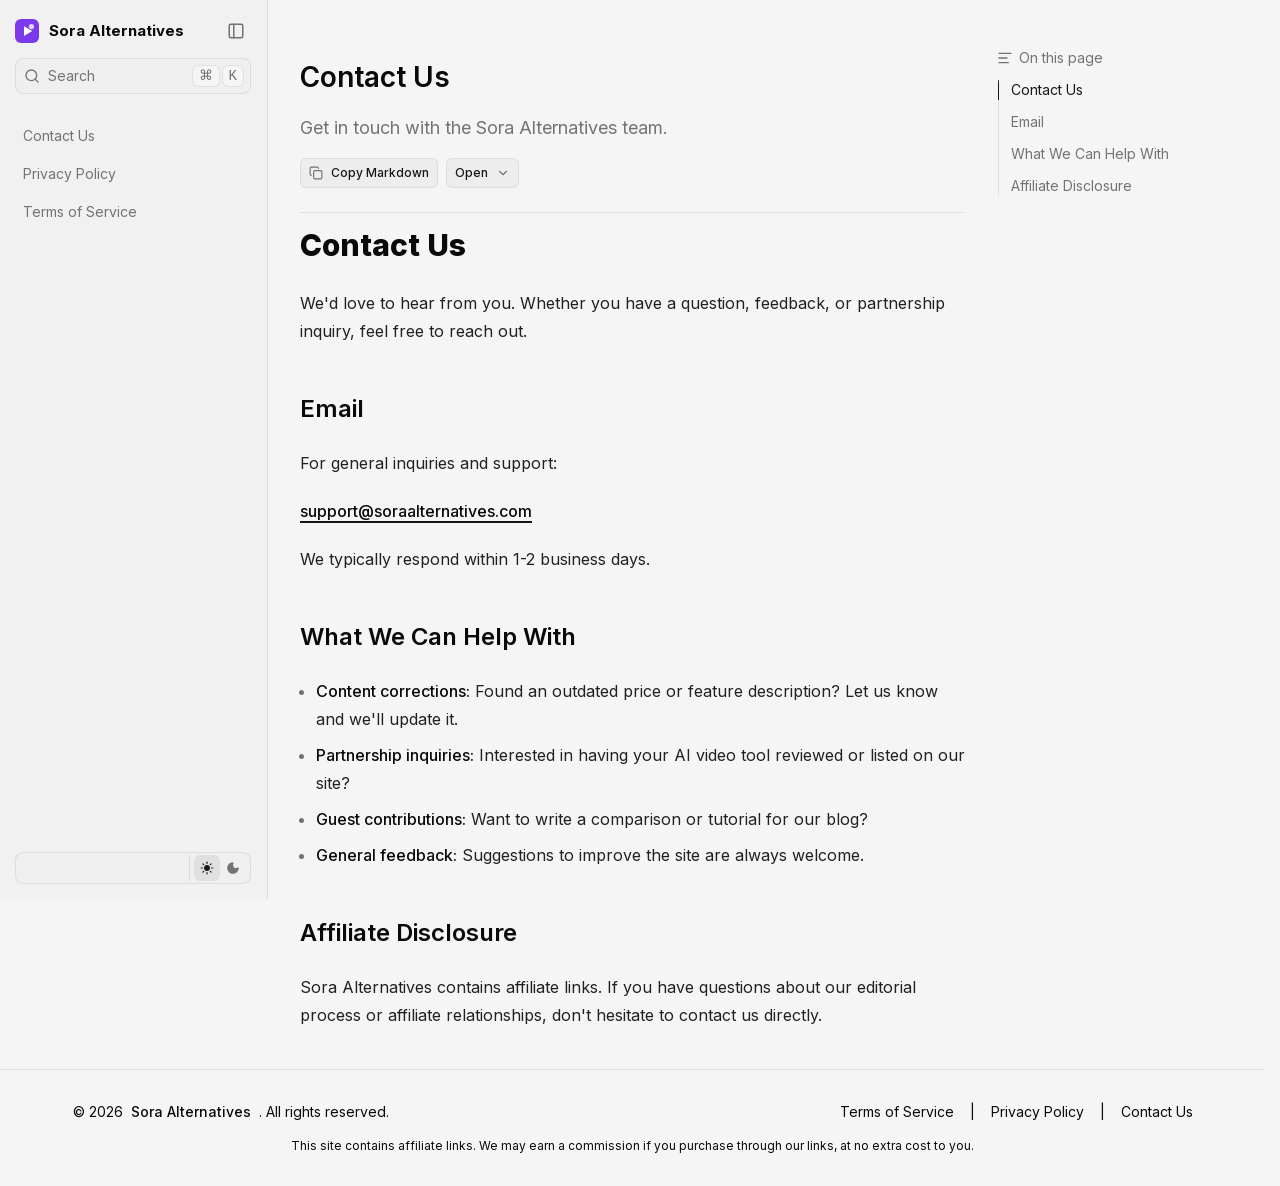
<file: docs/contact.html>
<!DOCTYPE html><html lang="en" class="inter_5972bc34-module__OU16Qa__className"><head><meta charSet="utf-8"/><meta name="viewport" content="width=device-width, initial-scale=1"/><link rel="preload" href="/_next/static/media/83afe278b6a6bb3c-s.p.0q-301v4kxxnr.woff2" as="font" crossorigin="" type="font/woff2"/><link rel="stylesheet" href="/_next/static/chunks/0hue1w.o6sh4..css" data-precedence="next"/><link rel="preload" as="script" fetchPriority="low" href="/_next/static/chunks/01ce_obxc_mrk.js"/><script src="/_next/static/chunks/11u9~g5dyxriv.js" async=""></script><script src="/_next/static/chunks/0_ekp~1940oxb.js" async=""></script><script src="/_next/static/chunks/0jx3b_z9f1..3.js" async=""></script><script src="/_next/static/chunks/turbopack-12g6skr_x8w1s.js" async=""></script><script src="/_next/static/chunks/0qz~8uhbscvf_.js" async=""></script><script src="/_next/static/chunks/10vyyy-7sv5ue.js" async=""></script><script src="/_next/static/chunks/0pprnl2enhy0..js" async=""></script><script src="/_next/static/chunks/09o9g~xg2p.-q.js" async=""></script><script src="/_next/static/chunks/0-39-klclflee.js" async=""></script><script src="/_next/static/chunks/0z1rsqzc~.pu5.js" async=""></script><script src="/_next/static/chunks/13lwe464wn1ve.js" async=""></script><script src="/_next/static/chunks/0.881tzoafyl2.js" async=""></script><script src="/_next/static/chunks/0f9b5msv~h1g9.js" async=""></script><script src="/_next/static/chunks/0w3lp2n-pqhrp.js" async=""></script><link rel="preload" href="https://www.googletagmanager.com/gtag/js?id=G-F3H512WWWD" as="script"/><meta name="next-size-adjust" content=""/><title>Contact Us | Sora Alternatives</title><meta name="description" content="Get in touch with the Sora Alternatives team."/><meta name="theme-color" content="#7C3AED"/><meta name="msapplication-TileColor" content="#7C3AED"/><meta property="og:title" content="Contact Us | Sora Alternatives"/><meta property="og:description" content="Get in touch with the Sora Alternatives team."/><meta property="og:image" content="https://soraalternatives.com/og/docs/contact/image.png"/><meta name="twitter:card" content="summary_large_image"/><meta name="twitter:title" content="Contact Us | Sora Alternatives"/><meta name="twitter:description" content="Get in touch with the Sora Alternatives team."/><meta name="twitter:image" content="https://soraalternatives.com/og/docs/contact/image.png"/><link rel="icon" href="/favicon.ico?favicon.0ye6xsvmtkea5.ico" sizes="32x32" type="image/x-icon"/><link rel="icon" href="/favicon.ico" sizes="32x32"/><link rel="icon" href="/icon.svg" type="image/svg+xml"/><link rel="apple-touch-icon" href="/apple-touch-icon.png" sizes="180x180" type="image/png"/><script src="/_next/static/chunks/03~yq9q893hmn.js" noModule=""></script></head><body class="flex flex-col min-h-screen"><div hidden=""><!--$--><!--/$--></div><script>((a,b,c,d,e,f,g,h)=>{let i=document.documentElement,j=["light","dark"];function k(b){var c;(Array.isArray(a)?a:[a]).forEach(a=>{let c="class"===a,d=c&&f?e.map(a=>f[a]||a):e;c?(i.classList.remove(...d),i.classList.add(f&&f[b]?f[b]:b)):i.setAttribute(a,b)}),c=b,h&&j.includes(c)&&(i.style.colorScheme=c)}if(d)k(d);else try{let a=localStorage.getItem(b)||c,d=g&&"system"===a?window.matchMedia("(prefers-color-scheme: dark)").matches?"dark":"light":a;k(d)}catch(a){}})("class","theme","system",null,["light","dark"],null,true,true)</script><!--$--><!--/$--><div id="nd-docs-layout" data-sidebar-collapsed="false" data-column-changed="false" style="grid-template:&quot;sidebar sidebar header toc toc&quot;
&quot;sidebar sidebar toc-popover toc toc&quot;
&quot;sidebar sidebar main toc toc&quot; 1fr / minmax(min-content, 1fr) var(--fd-sidebar-col) minmax(0, calc(var(--fd-layout-width,97rem) - var(--fd-sidebar-width) - var(--fd-toc-width))) var(--fd-toc-width) minmax(min-content, 1fr);--fd-docs-row-1:var(--fd-banner-height, 0px);--fd-docs-row-2:calc(var(--fd-docs-row-1) + var(--fd-header-height));--fd-docs-row-3:calc(var(--fd-docs-row-2) + var(--fd-toc-popover-height));--fd-sidebar-col:var(--fd-sidebar-width)" class="grid overflow-x-clip min-h-(--fd-docs-height) [--fd-docs-height:100dvh] [--fd-header-height:0px] [--fd-toc-popover-height:0px] [--fd-sidebar-width:0px] [--fd-toc-width:0px] data-[column-changed=true]:transition-[grid-template-columns]"><header id="nd-subnav" data-transparent="false" class="[grid-area:header] sticky top-(--fd-docs-row-1) z-30 flex items-center ps-4 pe-2.5 border-b transition-colors backdrop-blur-sm h-(--fd-header-height) md:hidden max-md:layout:[--fd-header-height:--spacing(14)] data-[transparent=false]:bg-fd-background/80"><a class="inline-flex items-center gap-2.5 font-semibold" href="/"><svg class="h-6 w-6" viewBox="0 0 32 32" fill="none" xmlns="http://www.w3.org/2000/svg"><rect width="32" height="32" rx="8" fill="#7C3AED"></rect><path d="M12 9.5L23 16L12 22.5V9.5Z" fill="white"></path><circle cx="22" cy="10" r="3.5" fill="#DDD6FE"></circle></svg><span class="font-bold">Sora Alternatives</span></a><div class="flex-1"></div><button type="button" class="inline-flex items-center justify-center rounded-md text-sm font-medium transition-colors duration-100 disabled:pointer-events-none disabled:opacity-50 focus-visible:outline-none focus-visible:ring-2 focus-visible:ring-fd-ring hover:bg-fd-accent hover:text-fd-accent-foreground [&amp;_svg]:size-4.5 p-2" data-search="" aria-label="Open Search"><svg xmlns="http://www.w3.org/2000/svg" width="24" height="24" viewBox="0 0 24 24" fill="none" stroke="currentColor" stroke-width="2" stroke-linecap="round" stroke-linejoin="round" class="lucide lucide-search" aria-hidden="true"><path d="m21 21-4.34-4.34"></path><circle cx="11" cy="11" r="8"></circle></svg></button><button aria-label="Open Sidebar" class="inline-flex items-center justify-center rounded-md text-sm font-medium transition-colors duration-100 disabled:pointer-events-none disabled:opacity-50 focus-visible:outline-none focus-visible:ring-2 focus-visible:ring-fd-ring hover:bg-fd-accent hover:text-fd-accent-foreground [&amp;_svg]:size-4.5 p-2"><svg xmlns="http://www.w3.org/2000/svg" width="24" height="24" viewBox="0 0 24 24" fill="none" stroke="currentColor" stroke-width="2" stroke-linecap="round" stroke-linejoin="round" class="lucide lucide-panel-left" aria-hidden="true"><rect width="18" height="18" x="3" y="3" rx="2"></rect><path d="M9 3v18"></path></svg></button></header><div data-sidebar-placeholder="" class="sticky top-(--fd-docs-row-1) z-20 [grid-area:sidebar] pointer-events-none *:pointer-events-auto h-[calc(var(--fd-docs-height)-var(--fd-docs-row-1))] md:layout:[--fd-sidebar-width:268px] max-md:hidden"><aside id="nd-sidebar" data-collapsed="false" data-hovered="false" class="absolute flex flex-col w-full inset-s-0 inset-y-0 items-end bg-fd-card text-sm border-e duration-250 *:w-(--fd-sidebar-width)"><div class="flex flex-col gap-3 p-4 pb-2"><div class="flex"><a class="inline-flex text-[0.9375rem] items-center gap-2.5 font-medium me-auto" href="/"><svg class="h-6 w-6" viewBox="0 0 32 32" fill="none" xmlns="http://www.w3.org/2000/svg"><rect width="32" height="32" rx="8" fill="#7C3AED"></rect><path d="M12 9.5L23 16L12 22.5V9.5Z" fill="white"></path><circle cx="22" cy="10" r="3.5" fill="#DDD6FE"></circle></svg><span class="font-bold">Sora Alternatives</span></a><button type="button" aria-label="Collapse Sidebar" data-collapsed="false" class="inline-flex items-center justify-center rounded-md text-sm font-medium transition-colors duration-100 disabled:pointer-events-none disabled:opacity-50 focus-visible:outline-none focus-visible:ring-2 focus-visible:ring-fd-ring hover:bg-fd-accent hover:text-fd-accent-foreground p-1.5 [&amp;_svg]:size-4.5 mb-auto text-fd-muted-foreground"><svg xmlns="http://www.w3.org/2000/svg" width="24" height="24" viewBox="0 0 24 24" fill="none" stroke="currentColor" stroke-width="2" stroke-linecap="round" stroke-linejoin="round" class="lucide lucide-panel-left" aria-hidden="true"><rect width="18" height="18" x="3" y="3" rx="2"></rect><path d="M9 3v18"></path></svg></button></div><button type="button" data-search-full="" class="inline-flex items-center gap-2 rounded-lg border bg-fd-secondary/50 p-1.5 ps-2 text-sm text-fd-muted-foreground transition-colors hover:bg-fd-accent hover:text-fd-accent-foreground"><svg xmlns="http://www.w3.org/2000/svg" width="24" height="24" viewBox="0 0 24 24" fill="none" stroke="currentColor" stroke-width="2" stroke-linecap="round" stroke-linejoin="round" class="lucide lucide-search size-4" aria-hidden="true"><path d="m21 21-4.34-4.34"></path><circle cx="11" cy="11" r="8"></circle></svg>Search<div class="ms-auto inline-flex gap-0.5"><kbd class="rounded-md border bg-fd-background px-1.5">⌘</kbd><kbd class="rounded-md border bg-fd-background px-1.5">K</kbd></div></button></div><div dir="ltr" class="overflow-hidden min-h-0 flex-1" style="position:relative;--radix-scroll-area-corner-width:0px;--radix-scroll-area-corner-height:0px"><style>[data-radix-scroll-area-viewport]{scrollbar-width:none;-ms-overflow-style:none;-webkit-overflow-scrolling:touch;}[data-radix-scroll-area-viewport]::-webkit-scrollbar{display:none}</style><div data-radix-scroll-area-viewport="" class="size-full rounded-[inherit] *:flex! *:flex-col! *:gap-0.5! p-4 overscroll-contain mask-[linear-gradient(to_bottom,transparent,white_12px,white_calc(100%-12px),transparent)]" style="overflow-x:hidden;overflow-y:hidden"><div style="min-width:100%;display:table"><a data-active="true" class="relative flex flex-row items-center gap-2 rounded-lg p-2 text-start text-fd-muted-foreground wrap-anywhere [&amp;_svg]:size-4 [&amp;_svg]:shrink-0 transition-colors hover:bg-fd-accent/50 hover:text-fd-accent-foreground/80 hover:transition-none data-[active=true]:bg-fd-primary/10 data-[active=true]:text-fd-primary data-[active=true]:hover:transition-colors" style="padding-inline-start:calc(2 * var(--spacing))" href="/docs/contact">Contact Us</a><a data-active="false" class="relative flex flex-row items-center gap-2 rounded-lg p-2 text-start text-fd-muted-foreground wrap-anywhere [&amp;_svg]:size-4 [&amp;_svg]:shrink-0 transition-colors hover:bg-fd-accent/50 hover:text-fd-accent-foreground/80 hover:transition-none data-[active=true]:bg-fd-primary/10 data-[active=true]:text-fd-primary data-[active=true]:hover:transition-colors" style="padding-inline-start:calc(2 * var(--spacing))" href="/docs/privacy">Privacy Policy</a><a data-active="false" class="relative flex flex-row items-center gap-2 rounded-lg p-2 text-start text-fd-muted-foreground wrap-anywhere [&amp;_svg]:size-4 [&amp;_svg]:shrink-0 transition-colors hover:bg-fd-accent/50 hover:text-fd-accent-foreground/80 hover:transition-none data-[active=true]:bg-fd-primary/10 data-[active=true]:text-fd-primary data-[active=true]:hover:transition-colors" style="padding-inline-start:calc(2 * var(--spacing))" href="/docs/terms">Terms of Service</a></div></div></div><div class="flex flex-col p-4 pt-2"><div class="flex text-fd-muted-foreground items-center border bg-fd-secondary/50 p-0.5 pe-0 rounded-lg empty:hidden"><button class="inline-flex items-center border p-1 overflow-hidden px-1 py-0 border-y-0 border-e-0 rounded-none ms-auto *:rounded-md" aria-label="Toggle Theme" data-theme-toggle=""><svg xmlns="http://www.w3.org/2000/svg" width="24" height="24" viewBox="0 0 24 24" fill="currentColor" stroke="currentColor" stroke-width="2" stroke-linecap="round" stroke-linejoin="round" class="lucide lucide-sun size-6.5 p-1.5 text-fd-muted-foreground" aria-hidden="true"><circle cx="12" cy="12" r="4"></circle><path d="M12 2v2"></path><path d="M12 20v2"></path><path d="m4.93 4.93 1.41 1.41"></path><path d="m17.66 17.66 1.41 1.41"></path><path d="M2 12h2"></path><path d="M20 12h2"></path><path d="m6.34 17.66-1.41 1.41"></path><path d="m19.07 4.93-1.41 1.41"></path></svg><svg xmlns="http://www.w3.org/2000/svg" width="24" height="24" viewBox="0 0 24 24" fill="currentColor" stroke="currentColor" stroke-width="2" stroke-linecap="round" stroke-linejoin="round" class="lucide lucide-moon size-6.5 p-1.5 text-fd-muted-foreground" aria-hidden="true"><path d="M20.985 12.486a9 9 0 1 1-9.473-9.472c.405-.022.617.46.402.803a6 6 0 0 0 8.268 8.268c.344-.215.825-.004.803.401"></path></svg></button></div></div></aside></div><div data-sidebar-panel="" class="fixed flex top-[calc(--spacing(4)+var(--fd-docs-row-3))] inset-s-4 shadow-lg transition-opacity rounded-xl p-0.5 border bg-fd-muted text-fd-muted-foreground z-10 pointer-events-none opacity-0"><button type="button" aria-label="Collapse Sidebar" data-collapsed="false" class="inline-flex items-center justify-center text-sm font-medium transition-colors duration-100 disabled:pointer-events-none disabled:opacity-50 focus-visible:outline-none focus-visible:ring-2 focus-visible:ring-fd-ring hover:bg-fd-accent hover:text-fd-accent-foreground p-1.5 [&amp;_svg]:size-4.5 rounded-lg"><svg xmlns="http://www.w3.org/2000/svg" width="24" height="24" viewBox="0 0 24 24" fill="none" stroke="currentColor" stroke-width="2" stroke-linecap="round" stroke-linejoin="round" class="lucide lucide-panel-left" aria-hidden="true"><rect width="18" height="18" x="3" y="3" rx="2"></rect><path d="M9 3v18"></path></svg></button><button type="button" class="inline-flex items-center justify-center text-sm font-medium transition-colors duration-100 disabled:pointer-events-none disabled:opacity-50 focus-visible:outline-none focus-visible:ring-2 focus-visible:ring-fd-ring hover:bg-fd-accent hover:text-fd-accent-foreground p-1.5 [&amp;_svg]:size-4.5 rounded-lg" data-search="" aria-label="Open Search"><svg xmlns="http://www.w3.org/2000/svg" width="24" height="24" viewBox="0 0 24 24" fill="none" stroke="currentColor" stroke-width="2" stroke-linecap="round" stroke-linejoin="round" class="lucide lucide-search" aria-hidden="true"><path d="m21 21-4.34-4.34"></path><circle cx="11" cy="11" r="8"></circle></svg></button></div><div data-state="closed" data-toc-popover="" class="sticky top-(--fd-docs-row-2) z-10 [grid-area:toc-popover] h-(--fd-toc-popover-height) xl:hidden max-xl:layout:[--fd-toc-popover-height:--spacing(10)]"><header class="border-b backdrop-blur-sm transition-colors bg-fd-background/80"><button type="button" aria-controls="radix-_R_lfiv35unb_" aria-expanded="false" data-state="closed" class="flex w-full h-10 items-center text-sm text-fd-muted-foreground gap-2.5 px-4 py-2.5 text-start focus-visible:outline-none [&amp;_svg]:size-4 md:px-6" data-toc-popover-trigger=""><svg role="progressbar" viewBox="0 0 24 24" aria-valuenow="0" aria-valuemin="0" aria-valuemax="1" class="shrink-0"><circle cx="12" cy="12" r="11" fill="none" stroke-width="2" class="stroke-current/25"></circle><circle cx="12" cy="12" r="11" fill="none" stroke-width="2" stroke="currentColor" stroke-dasharray="69.11503837897544" stroke-dashoffset="69.11503837897544" stroke-linecap="round" transform="rotate(-90 12 12)" class="transition-all"></circle></svg><span class="grid flex-1 *:my-auto *:row-start-1 *:col-start-1"><span class="truncate transition-[opacity,translate,color]">Contact Us</span><span class="truncate transition-[opacity,translate] opacity-0 translate-y-full pointer-events-none"></span></span><svg xmlns="http://www.w3.org/2000/svg" width="24" height="24" viewBox="0 0 24 24" fill="none" stroke="currentColor" stroke-width="2" stroke-linecap="round" stroke-linejoin="round" class="lucide lucide-chevron-down shrink-0 transition-transform mx-0.5" aria-hidden="true"><path d="m6 9 6 6 6-6"></path></svg></button><div data-state="closed" id="radix-_R_lfiv35unb_" hidden="" data-toc-popover-content="" class="overflow-hidden"></div></header></div><article id="nd-page" data-full="false" class="flex flex-col w-full max-w-[900px] mx-auto [grid-area:main] px-4 py-6 gap-4 md:px-6 md:pt-8 xl:px-8 xl:pt-14 xl:layout:[--fd-toc-width:268px]"><h1 class="text-[1.75em] font-semibold">Contact Us</h1><p class="text-lg text-fd-muted-foreground mb-0">Get in touch with the Sora Alternatives team.</p><div class="flex flex-row gap-2 items-center border-b pb-6"><button class="inline-flex items-center justify-center rounded-md p-2 font-medium transition-colors duration-100 disabled:pointer-events-none disabled:opacity-50 focus-visible:outline-none focus-visible:ring-2 focus-visible:ring-fd-ring border bg-fd-secondary text-fd-secondary-foreground hover:bg-fd-accent hover:text-fd-accent-foreground px-2 py-1.5 text-xs gap-2 [&amp;_svg]:size-3.5 [&amp;_svg]:text-fd-muted-foreground"><svg xmlns="http://www.w3.org/2000/svg" width="24" height="24" viewBox="0 0 24 24" fill="none" stroke="currentColor" stroke-width="2" stroke-linecap="round" stroke-linejoin="round" class="lucide lucide-copy" aria-hidden="true"><rect width="14" height="14" x="8" y="8" rx="2" ry="2"></rect><path d="M4 16c-1.1 0-2-.9-2-2V4c0-1.1.9-2 2-2h10c1.1 0 2 .9 2 2"></path></svg>Copy Markdown</button><button type="button" aria-haspopup="dialog" aria-expanded="false" aria-controls="radix-_R_4t5fiv35unb_" data-state="closed" class="inline-flex items-center justify-center rounded-md p-2 font-medium transition-colors duration-100 disabled:pointer-events-none disabled:opacity-50 focus-visible:outline-none focus-visible:ring-2 focus-visible:ring-fd-ring border bg-fd-secondary text-fd-secondary-foreground hover:bg-fd-accent hover:text-fd-accent-foreground px-2 py-1.5 text-xs gap-2 data-[state=open]:bg-fd-accent data-[state=open]:text-fd-accent-foreground">Open<svg xmlns="http://www.w3.org/2000/svg" width="24" height="24" viewBox="0 0 24 24" fill="none" stroke="currentColor" stroke-width="2" stroke-linecap="round" stroke-linejoin="round" class="lucide lucide-chevron-down size-3.5 text-fd-muted-foreground" aria-hidden="true"><path d="m6 9 6 6 6-6"></path></svg></button></div><div class="prose flex-1"><h1 class="flex scroll-m-28 flex-row items-center gap-2" id="contact-us"><a data-card="" href="#contact-us" class="peer">Contact Us</a><svg xmlns="http://www.w3.org/2000/svg" width="24" height="24" viewBox="0 0 24 24" fill="none" stroke="currentColor" stroke-width="2" stroke-linecap="round" stroke-linejoin="round" class="lucide lucide-link size-3.5 shrink-0 text-fd-muted-foreground opacity-0 transition-opacity peer-hover:opacity-100" aria-hidden="true"><path d="M10 13a5 5 0 0 0 7.54.54l3-3a5 5 0 0 0-7.07-7.07l-1.72 1.71"></path><path d="M14 11a5 5 0 0 0-7.54-.54l-3 3a5 5 0 0 0 7.07 7.07l1.71-1.71"></path></svg></h1>
<p>We&#x27;d love to hear from you. Whether you have a question, feedback, or partnership inquiry, feel free to reach out.</p>
<h2 class="flex scroll-m-28 flex-row items-center gap-2" id="email"><a data-card="" href="#email" class="peer">Email</a><svg xmlns="http://www.w3.org/2000/svg" width="24" height="24" viewBox="0 0 24 24" fill="none" stroke="currentColor" stroke-width="2" stroke-linecap="round" stroke-linejoin="round" class="lucide lucide-link size-3.5 shrink-0 text-fd-muted-foreground opacity-0 transition-opacity peer-hover:opacity-100" aria-hidden="true"><path d="M10 13a5 5 0 0 0 7.54.54l3-3a5 5 0 0 0-7.07-7.07l-1.72 1.71"></path><path d="M14 11a5 5 0 0 0-7.54-.54l-3 3a5 5 0 0 0 7.07 7.07l1.71-1.71"></path></svg></h2>
<p>For general inquiries and support:</p>
<p><strong><a href="mailto:support@soraalternatives.com" rel="noreferrer noopener" target="_blank">support@soraalternatives.com</a></strong></p>
<p>We typically respond within 1-2 business days.</p>
<h2 class="flex scroll-m-28 flex-row items-center gap-2" id="what-we-can-help-with"><a data-card="" href="#what-we-can-help-with" class="peer">What We Can Help With</a><svg xmlns="http://www.w3.org/2000/svg" width="24" height="24" viewBox="0 0 24 24" fill="none" stroke="currentColor" stroke-width="2" stroke-linecap="round" stroke-linejoin="round" class="lucide lucide-link size-3.5 shrink-0 text-fd-muted-foreground opacity-0 transition-opacity peer-hover:opacity-100" aria-hidden="true"><path d="M10 13a5 5 0 0 0 7.54.54l3-3a5 5 0 0 0-7.07-7.07l-1.72 1.71"></path><path d="M14 11a5 5 0 0 0-7.54-.54l-3 3a5 5 0 0 0 7.07 7.07l1.71-1.71"></path></svg></h2>
<ul>
<li><strong>Content corrections:</strong> Found an outdated price or feature description? Let us know and we&#x27;ll update it.</li>
<li><strong>Partnership inquiries:</strong> Interested in having your AI video tool reviewed or listed on our site?</li>
<li><strong>Guest contributions:</strong> Want to write a comparison or tutorial for our blog?</li>
<li><strong>General feedback:</strong> Suggestions to improve the site are always welcome.</li>
</ul>
<h2 class="flex scroll-m-28 flex-row items-center gap-2" id="affiliate-disclosure"><a data-card="" href="#affiliate-disclosure" class="peer">Affiliate Disclosure</a><svg xmlns="http://www.w3.org/2000/svg" width="24" height="24" viewBox="0 0 24 24" fill="none" stroke="currentColor" stroke-width="2" stroke-linecap="round" stroke-linejoin="round" class="lucide lucide-link size-3.5 shrink-0 text-fd-muted-foreground opacity-0 transition-opacity peer-hover:opacity-100" aria-hidden="true"><path d="M10 13a5 5 0 0 0 7.54.54l3-3a5 5 0 0 0-7.07-7.07l-1.72 1.71"></path><path d="M14 11a5 5 0 0 0-7.54-.54l-3 3a5 5 0 0 0 7.07 7.07l1.71-1.71"></path></svg></h2>
<p>Sora Alternatives contains affiliate links. If you have questions about our editorial process or affiliate relationships, don&#x27;t hesitate to contact us directly.</p></div><div class="@container grid gap-4 grid-cols-1"><a class="flex flex-col gap-2 rounded-lg border p-4 text-sm transition-colors hover:bg-fd-accent/80 hover:text-fd-accent-foreground @max-lg:col-span-full text-end" href="/docs/privacy"><div class="inline-flex items-center gap-1.5 font-medium flex-row-reverse"><svg xmlns="http://www.w3.org/2000/svg" width="24" height="24" viewBox="0 0 24 24" fill="none" stroke="currentColor" stroke-width="2" stroke-linecap="round" stroke-linejoin="round" class="lucide lucide-chevron-right -mx-1 size-4 shrink-0 rtl:rotate-180" aria-hidden="true"><path d="m9 18 6-6-6-6"></path></svg><p>Privacy Policy</p></div><p class="text-fd-muted-foreground truncate">Privacy Policy for Sora Alternatives website.</p></a></div></article><div id="nd-toc" class="sticky top-(--fd-docs-row-1) h-[calc(var(--fd-docs-height)-var(--fd-docs-row-1))] flex flex-col [grid-area:toc] w-(--fd-toc-width) pt-12 pe-4 pb-2 max-xl:hidden"><h3 id="toc-title" class="inline-flex items-center gap-1.5 text-sm text-fd-muted-foreground"><svg xmlns="http://www.w3.org/2000/svg" width="24" height="24" viewBox="0 0 24 24" fill="none" stroke="currentColor" stroke-width="2" stroke-linecap="round" stroke-linejoin="round" class="lucide lucide-text-align-start size-4" aria-hidden="true"><path d="M21 5H3"></path><path d="M15 12H3"></path><path d="M17 19H3"></path></svg>On this page</h3><div class="relative min-h-0 text-sm ms-px overflow-auto [scrollbar-width:none] mask-[linear-gradient(to_bottom,transparent,white_16px,white_calc(100%-16px),transparent)] py-3"><div class="relative"><div data-hidden="true" class="absolute inset-y-0 inset-s-0 bg-fd-primary w-px transition-[clip-path]" style="clip-path:polygon(0 var(--fd-top), 100% var(--fd-top), 100% calc(var(--fd-top) + var(--fd-height)), 0 calc(var(--fd-top) + var(--fd-height)))"></div><div class="flex flex-col border-s border-fd-foreground/10"><a data-active="false" href="#contact-us" class="prose py-1.5 text-sm text-fd-muted-foreground scroll-m-4 transition-colors wrap-anywhere first:pt-0 last:pb-0 data-[active=true]:text-fd-primary hover:text-fd-accent-foreground ps-3">Contact Us</a><a data-active="false" href="#email" class="prose py-1.5 text-sm text-fd-muted-foreground scroll-m-4 transition-colors wrap-anywhere first:pt-0 last:pb-0 data-[active=true]:text-fd-primary hover:text-fd-accent-foreground ps-3">Email</a><a data-active="false" href="#what-we-can-help-with" class="prose py-1.5 text-sm text-fd-muted-foreground scroll-m-4 transition-colors wrap-anywhere first:pt-0 last:pb-0 data-[active=true]:text-fd-primary hover:text-fd-accent-foreground ps-3">What We Can Help With</a><a data-active="false" href="#affiliate-disclosure" class="prose py-1.5 text-sm text-fd-muted-foreground scroll-m-4 transition-colors wrap-anywhere first:pt-0 last:pb-0 data-[active=true]:text-fd-primary hover:text-fd-accent-foreground ps-3">Affiliate Disclosure</a></div></div></div></div><!--$--><!--/$--></div><footer class="border-t border-border bg-muted/30"><div class="mx-auto max-w-6xl px-4 py-8"><div class="flex flex-col items-center gap-4 sm:flex-row sm:justify-between"><div class="flex items-center gap-2 text-sm text-muted-foreground"><span>© <!-- -->2026</span><a class="font-medium text-foreground hover:underline" href="/">Sora Alternatives</a><span>. All rights reserved.</span></div><nav class="flex items-center gap-4 text-sm"><a class="text-muted-foreground hover:text-foreground hover:underline" href="/docs/terms">Terms of Service</a><span class="text-border">|</span><a class="text-muted-foreground hover:text-foreground hover:underline" href="/docs/privacy">Privacy Policy</a><span class="text-border">|</span><a class="text-muted-foreground hover:text-foreground hover:underline" href="/docs/contact">Contact Us</a></nav></div><p class="mt-4 text-center text-xs text-muted-foreground/60">This site contains affiliate links. We may earn a commission if you purchase through our links, at no extra cost to you.</p></div></footer><script src="/_next/static/chunks/01ce_obxc_mrk.js" id="_R_" async=""></script><script>(self.__next_f=self.__next_f||[]).push([0])</script><script>self.__next_f.push([1,"1:\"$Sreact.fragment\"\n2:I[91641,[\"/_next/static/chunks/0qz~8uhbscvf_.js\",\"/_next/static/chunks/10vyyy-7sv5ue.js\",\"/_next/static/chunks/0pprnl2enhy0..js\",\"/_next/static/chunks/09o9g~xg2p.-q.js\",\"/_next/static/chunks/0-39-klclflee.js\",\"/_next/static/chunks/0z1rsqzc~.pu5.js\"],\"\"]\n3:I[67028,[\"/_next/static/chunks/0qz~8uhbscvf_.js\",\"/_next/static/chunks/10vyyy-7sv5ue.js\",\"/_next/static/chunks/0pprnl2enhy0..js\",\"/_next/static/chunks/09o9g~xg2p.-q.js\",\"/_next/static/chunks/0-39-klclflee.js\",\"/_next/static/chunks/0z1rsqzc~.pu5.js\"],\"Provider\"]\n4:I[40992,[\"/_next/static/chunks/0qz~8uhbscvf_.js\",\"/_next/static/chunks/10vyyy-7sv5ue.js\",\"/_next/static/chunks/0pprnl2enhy0..js\",\"/_next/static/chunks/09o9g~xg2p.-q.js\",\"/_next/static/chunks/0-39-klclflee.js\",\"/_next/static/chunks/0z1rsqzc~.pu5.js\"],\"default\"]\n5:I[31671,[\"/_next/static/chunks/0qz~8uhbscvf_.js\",\"/_next/static/chunks/10vyyy-7sv5ue.js\",\"/_next/static/chunks/0pprnl2enhy0..js\",\"/_next/static/chunks/09o9g~xg2p.-q.js\",\"/_next/static/chunks/0-39-klclflee.js\",\"/_next/static/chunks/0z1rsqzc~.pu5.js\"],\"default\"]\n6:I[3056,[\"/_next/static/chunks/0qz~8uhbscvf_.js\",\"/_next/static/chunks/10vyyy-7sv5ue.js\",\"/_next/static/chunks/0pprnl2enhy0..js\",\"/_next/static/chunks/09o9g~xg2p.-q.js\",\"/_next/static/chunks/0-39-klclflee.js\",\"/_next/static/chunks/0z1rsqzc~.pu5.js\",\"/_next/static/chunks/13lwe464wn1ve.js\",\"/_next/static/chunks/0.881tzoafyl2.js\"],\"LayoutBody\"]\ne:I[10851,[\"/_next/static/chunks/0qz~8uhbscvf_.js\",\"/_next/static/chunks/10vyyy-7sv5ue.js\",\"/_next/static/chunks/0pprnl2enhy0..js\",\"/_next/static/chunks/09o9g~xg2p.-q.js\",\"/_next/static/chunks/0-39-klclflee.js\",\"/_next/static/chunks/0z1rsqzc~.pu5.js\"],\"default\",1]\n:HL[\"/_next/static/chunks/0hue1w.o6sh4..css\",\"style\"]\n:HL[\"/_next/static/media/83afe278b6a6bb3c-s.p.0q-301v4kxxnr.woff2\",\"font\",{\"crossOrigin\":\"\",\"type\":\"font/woff2\"}]\n"])</script><script>self.__next_f.push([1,"0:{\"P\":null,\"c\":[\"\",\"docs\",\"contact\"],\"q\":\"\",\"i\":false,\"f\":[[[\"\",{\"children\":[\"docs\",{\"children\":[[\"slug\",\"contact\",\"oc\",null],{\"children\":[\"__PAGE__\",{}]}]}]},\"$undefined\",\"$undefined\",16],[[\"$\",\"$1\",\"c\",{\"children\":[[[\"$\",\"link\",\"0\",{\"rel\":\"stylesheet\",\"href\":\"/_next/static/chunks/0hue1w.o6sh4..css\",\"precedence\":\"next\",\"crossOrigin\":\"$undefined\",\"nonce\":\"$undefined\"}],[\"$\",\"script\",\"script-0\",{\"src\":\"/_next/static/chunks/0qz~8uhbscvf_.js\",\"async\":true,\"nonce\":\"$undefined\"}],[\"$\",\"script\",\"script-1\",{\"src\":\"/_next/static/chunks/10vyyy-7sv5ue.js\",\"async\":true,\"nonce\":\"$undefined\"}],[\"$\",\"script\",\"script-2\",{\"src\":\"/_next/static/chunks/0pprnl2enhy0..js\",\"async\":true,\"nonce\":\"$undefined\"}],[\"$\",\"script\",\"script-3\",{\"src\":\"/_next/static/chunks/09o9g~xg2p.-q.js\",\"async\":true,\"nonce\":\"$undefined\"}],[\"$\",\"script\",\"script-4\",{\"src\":\"/_next/static/chunks/0-39-klclflee.js\",\"async\":true,\"nonce\":\"$undefined\"}],[\"$\",\"script\",\"script-5\",{\"src\":\"/_next/static/chunks/0z1rsqzc~.pu5.js\",\"async\":true,\"nonce\":\"$undefined\"}]],[\"$\",\"html\",null,{\"lang\":\"en\",\"className\":\"inter_5972bc34-module__OU16Qa__className\",\"suppressHydrationWarning\":true,\"children\":[[\"$\",\"$L2\",null,{\"async\":true,\"src\":\"https://www.googletagmanager.com/gtag/js?id=G-F3H512WWWD\",\"strategy\":\"afterInteractive\"}],[\"$\",\"$L2\",null,{\"id\":\"google-analytics\",\"strategy\":\"afterInteractive\",\"children\":\"\\n          window.dataLayer = window.dataLayer || [];\\n          function gtag(){dataLayer.push(arguments);}\\n          gtag('js', new Date());\\n          gtag('config', 'G-F3H512WWWD');\\n        \"}],[\"$\",\"body\",null,{\"className\":\"flex flex-col min-h-screen\",\"children\":[\"$\",\"$L3\",null,{\"children\":[\"$\",\"$L4\",null,{\"parallelRouterKey\":\"children\",\"error\":\"$undefined\",\"errorStyles\":\"$undefined\",\"errorScripts\":\"$undefined\",\"template\":[\"$\",\"$L5\",null,{}],\"templateStyles\":\"$undefined\",\"templateScripts\":\"$undefined\",\"notFound\":[[[\"$\",\"title\",null,{\"children\":\"404: This page could not be found.\"}],[\"$\",\"div\",null,{\"style\":{\"fontFamily\":\"system-ui,\\\"Segoe UI\\\",Roboto,Helvetica,Arial,sans-serif,\\\"Apple Color Emoji\\\",\\\"Segoe UI Emoji\\\"\",\"height\":\"100vh\",\"textAlign\":\"center\",\"display\":\"flex\",\"flexDirection\":\"column\",\"alignItems\":\"center\",\"justifyContent\":\"center\"},\"children\":[\"$\",\"div\",null,{\"children\":[[\"$\",\"style\",null,{\"dangerouslySetInnerHTML\":{\"__html\":\"body{color:#000;background:#fff;margin:0}.next-error-h1{border-right:1px solid rgba(0,0,0,.3)}@media (prefers-color-scheme:dark){body{color:#fff;background:#000}.next-error-h1{border-right:1px solid rgba(255,255,255,.3)}}\"}}],[\"$\",\"h1\",null,{\"className\":\"next-error-h1\",\"style\":{\"display\":\"inline-block\",\"margin\":\"0 20px 0 0\",\"padding\":\"0 23px 0 0\",\"fontSize\":24,\"fontWeight\":500,\"verticalAlign\":\"top\",\"lineHeight\":\"49px\"},\"children\":404}],[\"$\",\"div\",null,{\"style\":{\"display\":\"inline-block\"},\"children\":[\"$\",\"h2\",null,{\"style\":{\"fontSize\":14,\"fontWeight\":400,\"lineHeight\":\"49px\",\"margin\":0},\"children\":\"This page could not be found.\"}]}]]}]}]],[]],\"forbidden\":\"$undefined\",\"unauthorized\":\"$undefined\"}]}]}]]}]]}],{\"children\":[[\"$\",\"$1\",\"c\",{\"children\":[[[\"$\",\"script\",\"script-0\",{\"src\":\"/_next/static/chunks/13lwe464wn1ve.js\",\"async\":true,\"nonce\":\"$undefined\"}],[\"$\",\"script\",\"script-1\",{\"src\":\"/_next/static/chunks/0.881tzoafyl2.js\",\"async\":true,\"nonce\":\"$undefined\"}]],[[\"$\",\"$L6\",null,{\"tree\":{\"$id\":\"root\",\"name\":\"Docs\",\"children\":[{\"$id\":\"contact.mdx\",\"type\":\"page\",\"name\":\"Contact Us\",\"description\":\"Get in touch with the Sora Alternatives team.\",\"icon\":\"$undefined\",\"url\":\"/docs/contact\",\"$ref\":{\"file\":\"contact.mdx\"}},{\"$id\":\"privacy.mdx\",\"type\":\"page\",\"name\":\"Privacy Policy\",\"description\":\"Privacy Policy for Sora Alternatives website.\",\"icon\":\"$undefined\",\"url\":\"/docs/privacy\",\"$ref\":{\"file\":\"privacy.mdx\"}},{\"$id\":\"terms.mdx\",\"type\":\"page\",\"name\":\"Terms of Service\",\"description\":\"Terms of Service for Sora Alternatives website.\",\"icon\":\"$undefined\",\"url\":\"/docs/terms\",\"$ref\":{\"file\":\"terms.mdx\"}}]},\"tabs\":[],\"tabMode\":\"$undefined\",\"sidebar\":{},\"nav\":{\"title\":[[\"$\",\"svg\",null,{\"className\":\"h-6 w-6\",\"viewBox\":\"0 0 32 32\",\"fill\":\"none\",\"xmlns\":\"http://www.w3.org/2000/svg\",\"children\":[[\"$\",\"rect\",null,{\"width\":\"32\",\"height\":\"32\",\"rx\":\"8\",\"fill\":\"#7C3AED\"}],[\"$\",\"path\",null,{\"d\":\"M12 9.5L23 16L12 22.5V9.5Z\",\"fill\":\"white\"}],[\"$\",\"circle\",null,{\"cx\":\"22\",\"cy\":\"10\",\"r\":\"3.5\",\"fill\":\"#DDD6FE\"}]]}],[\"$\",\"span\",null,{\"className\":\"font-bold\",\"children\":\"Sora Alternatives\"}]]},\"children\":[\"$\",\"$L4\",null,{\"parallelRouterKey\":\"children\",\"error\":\"$undefined\",\"errorStyles\":\"$undefined\",\"errorScripts\":\"$undefined\",\"template\":[\"$\",\"$L5\",null,{}],\"templateStyles\":\"$undefined\",\"templateScripts\":\"$undefined\",\"notFound\":\"$undefined\",\"forbidden\":\"$undefined\",\"unauthorized\":\"$undefined\"}]}],[\"$\",\"footer\",null,{\"className\":\"border-t border-border bg-muted/30\",\"children\":[\"$\",\"div\",null,{\"className\":\"mx-auto max-w-6xl px-4 py-8\",\"children\":[[\"$\",\"div\",null,{\"className\":\"flex flex-col items-center gap-4 sm:flex-row sm:justify-between\",\"children\":[\"$L7\",\"$L8\"]}],\"$L9\"]}]}]]]}],{\"children\":[\"$La\",{\"children\":[\"$Lb\",{},null,false,null]},null,false,\"$@c\"]},null,false,null]},null,false,null],\"$Ld\",false]],\"m\":\"$undefined\",\"G\":[\"$e\",[\"$Lf\"]],\"S\":true,\"h\":null,\"s\":\"$undefined\",\"l\":\"$undefined\",\"p\":\"$undefined\",\"d\":\"$undefined\",\"b\":\"OKk1EaOSCXeX3eYBHJZef\"}\n"])</script><script>self.__next_f.push([1,"10:I[42908,[\"/_next/static/chunks/0qz~8uhbscvf_.js\",\"/_next/static/chunks/10vyyy-7sv5ue.js\",\"/_next/static/chunks/0pprnl2enhy0..js\",\"/_next/static/chunks/09o9g~xg2p.-q.js\",\"/_next/static/chunks/0-39-klclflee.js\",\"/_next/static/chunks/0z1rsqzc~.pu5.js\",\"/_next/static/chunks/13lwe464wn1ve.js\",\"/_next/static/chunks/0.881tzoafyl2.js\"],\"\"]\n12:I[96782,[\"/_next/static/chunks/0qz~8uhbscvf_.js\",\"/_next/static/chunks/10vyyy-7sv5ue.js\",\"/_next/static/chunks/0pprnl2enhy0..js\",\"/_next/static/chunks/09o9g~xg2p.-q.js\",\"/_next/static/chunks/0-39-klclflee.js\",\"/_next/static/chunks/0z1rsqzc~.pu5.js\"],\"OutletBoundary\"]\n13:\"$Sreact.suspense\"\n16:I[96782,[\"/_next/static/chunks/0qz~8uhbscvf_.js\",\"/_next/static/chunks/10vyyy-7sv5ue.js\",\"/_next/static/chunks/0pprnl2enhy0..js\",\"/_next/static/chunks/09o9g~xg2p.-q.js\",\"/_next/static/chunks/0-39-klclflee.js\",\"/_next/static/chunks/0z1rsqzc~.pu5.js\"],\"ViewportBoundary\"]\n18:I[96782,[\"/_next/static/chunks/0qz~8uhbscvf_.js\",\"/_next/static/chunks/10vyyy-7sv5ue.js\",\"/_next/static/chunks/0pprnl2enhy0..js\",\"/_next/static/chunks/09o9g~xg2p.-q.js\",\"/_next/static/chunks/0-39-klclflee.js\",\"/_next/static/chunks/0z1rsqzc~.pu5.js\"],\"MetadataBoundary\"]\n7:[\"$\",\"div\",null,{\"className\":\"flex items-center gap-2 text-sm text-muted-foreground\",\"children\":[[\"$\",\"span\",null,{\"children\":[\"© \",2026]}],[\"$\",\"$L10\",null,{\"href\":\"/\",\"className\":\"font-medium text-foreground hover:underline\",\"children\":\"Sora Alternatives\"}],[\"$\",\"span\",null,{\"children\":\". All rights reserved.\"}]]}]\n8:[\"$\",\"nav\",null,{\"className\":\"flex items-center gap-4 text-sm\",\"children\":[[\"$\",\"$L10\",null,{\"href\":\"/docs/terms\",\"className\":\"text-muted-foreground hover:text-foreground hover:underline\",\"children\":\"Terms of Service\"}],[\"$\",\"span\",null,{\"className\":\"text-border\",\"children\":\"|\"}],[\"$\",\"$L10\",null,{\"href\":\"/docs/privacy\",\"className\":\"text-muted-foreground hover:text-foreground hover:underline\",\"children\":\"Privacy Policy\"}],[\"$\",\"span\",null,{\"className\":\"text-border\",\"children\":\"|\"}],[\"$\",\"$L10\",null,{\"href\":\"/docs/contact\",\"className\":\"text-muted-foreground hover:text-foreground hover:underline\",\"children\":\"Contact Us\"}]]}]\n9:[\"$\",\"p\",null,{\"className\":\"mt-4 text-center text-xs text-muted-foreground/60\",\"children\":\"This site contains affiliate links. We may earn a commission if you purchase through our links, at no extra cost to you.\"}]\na:[\"$\",\"$1\",\"c\",{\"children\":[null,[\"$\",\"$L4\",null,{\"parallelRouterKey\":\"children\",\"error\":\"$undefined\",\"errorStyles\":\"$undefined\",\"errorScripts\":\"$undefined\",\"template\":[\"$\",\"$L5\",null,{}],\"templateStyles\":\"$undefined\",\"templateScripts\":\"$undefined\",\"notFound\":\"$undefined\",\"forbidden\":\"$undefined\",\"unauthorized\":\"$undefined\"}]]}]\nb:[\"$\",\"$1\",\"c\",{\"children\":[\"$L11\",[[\"$\",\"script\",\"script-0\",{\"src\":\"/_next/static/chunks/0f9b5msv~h1g9.js\",\"async\":true,\"nonce\":\"$undefined\"}],[\"$\",\"script\",\"script-1\",{\"src\":\"/_next/static/chunks/0w3lp2n-pqhrp.js\",\"async\":true,\"nonce\":\"$undefined\"}]],[\"$\",\"$L12\",null,{\"children\":[\"$\",\"$13\",null,{\"name\":\"Next.MetadataOutlet\",\"children\":\"$@14\"}]}]]}]\n15:[]\nc:\"$W15\"\nd:[\"$\",\"$1\",\"h\",{\"children\":[null,[\"$\",\"$L16\",null,{\"children\":\"$L17\"}],[\"$\",\"div\",null,{\"hidden\":true,\"children\":[\"$\",\"$L18\",null,{\"children\":[\"$\",\"$13\",null,{\"name\":\"Next.Metadata\",\"children\":\"$L19\"}]}]}],[\"$\",\"meta\",null,{\"name\":\"next-size-adjust\",\"content\":\"\"}]]}]\nf:[\"$\",\"link\",\"0\",{\"rel\":\"stylesheet\",\"href\":\"/_next/static/chunks/0hue1w.o6sh4..css\",\"precedence\":\"next\",\"crossOrigin\":\"$undefined\",\"nonce\":\"$undefined\"}]\n"])</script><script>self.__next_f.push([1,"1a:I[19376,[\"/_next/static/chunks/0qz~8uhbscvf_.js\",\"/_next/static/chunks/10vyyy-7sv5ue.js\",\"/_next/static/chunks/0pprnl2enhy0..js\",\"/_next/static/chunks/09o9g~xg2p.-q.js\",\"/_next/static/chunks/0-39-klclflee.js\",\"/_next/static/chunks/0z1rsqzc~.pu5.js\",\"/_next/static/chunks/13lwe464wn1ve.js\",\"/_next/static/chunks/0.881tzoafyl2.js\",\"/_next/static/chunks/0f9b5msv~h1g9.js\",\"/_next/static/chunks/0w3lp2n-pqhrp.js\"],\"DocsPage\"]\n1b:I[19376,[\"/_next/static/chunks/0qz~8uhbscvf_.js\",\"/_next/static/chunks/10vyyy-7sv5ue.js\",\"/_next/static/chunks/0pprnl2enhy0..js\",\"/_next/static/chunks/09o9g~xg2p.-q.js\",\"/_next/static/chunks/0-39-klclflee.js\",\"/_next/static/chunks/0z1rsqzc~.pu5.js\",\"/_next/static/chunks/13lwe464wn1ve.js\",\"/_next/static/chunks/0.881tzoafyl2.js\",\"/_next/static/chunks/0f9b5msv~h1g9.js\",\"/_next/static/chunks/0w3lp2n-pqhrp.js\"],\"DocsTitle\"]\n1c:I[19376,[\"/_next/static/chunks/0qz~8uhbscvf_.js\",\"/_next/static/chunks/10vyyy-7sv5ue.js\",\"/_next/static/chunks/0pprnl2enhy0..js\",\"/_next/static/chunks/09o9g~xg2p.-q.js\",\"/_next/static/chunks/0-39-klclflee.js\",\"/_next/static/chunks/0z1rsqzc~.pu5.js\",\"/_next/static/chunks/13lwe464wn1ve.js\",\"/_next/static/chunks/0.881tzoafyl2.js\",\"/_next/static/chunks/0f9b5msv~h1g9.js\",\"/_next/static/chunks/0w3lp2n-pqhrp.js\"],\"DocsDescription\"]\n1d:I[19376,[\"/_next/static/chunks/0qz~8uhbscvf_.js\",\"/_next/static/chunks/10vyyy-7sv5ue.js\",\"/_next/static/chunks/0pprnl2enhy0..js\",\"/_next/static/chunks/09o9g~xg2p.-q.js\",\"/_next/static/chunks/0-39-klclflee.js\",\"/_next/static/chunks/0z1rsqzc~.pu5.js\",\"/_next/static/chunks/13lwe464wn1ve.js\",\"/_next/static/chunks/0.881tzoafyl2.js\",\"/_next/static/chunks/0f9b5msv~h1g9.js\",\"/_next/static/chunks/0w3lp2n-pqhrp.js\"],\"MarkdownCopyButton\"]\n1e:I[19376,[\"/_next/static/chunks/0qz~8uhbscvf_.js\",\"/_next/static/chunks/10vyyy-7sv5ue.js\",\"/_next/static/chunks/0pprnl2enhy0..js\",\"/_next/static/chunks/09o9g~xg2p.-q.js\",\"/_next/static/chunks/0-39-klclflee.js\",\"/_next/static/chunks/0z1rsqzc~.pu5.js\",\"/_next/static/chunks/13lwe464wn1ve.js\",\"/_next/static/chunks/0.881tzoafyl2.js\",\"/_next/static/chunks/0f9b5msv~h1g9.js\",\"/_next/static/chunks/0w3lp2n-pqhrp.js\"],\"ViewOptionsPopover\"]\n1f:I[19376,[\"/_next/static/chunks/0qz~8uhbscvf_.js\",\"/_next/static/chunks/10vyyy-7sv5ue.js\",\"/_next/static/chunks/0pprnl2enhy0..js\",\"/_next/static/chunks/09o9g~xg2p.-q.js\",\"/_next/static/chunks/0-39-klclflee.js\",\"/_next/static/chunks/0z1rsqzc~.pu5.js\",\"/_next/static/chunks/13lwe464wn1ve.js\",\"/_next/static/chunks/0.881tzoafyl2.js\",\"/_next/static/chunks/0f9b5msv~h1g9.js\",\"/_next/static/chunks/0w3lp2n-pqhrp.js\"],\"DocsBody\"]\n20:I[93739,[\"/_next/static/chunks/0qz~8uhbscvf_.js\",\"/_next/static/chunks/10vyyy-7sv5ue.js\",\"/_next/static/chunks/0pprnl2enhy0..js\",\"/_next/static/chunks/09o9g~xg2p.-q.js\",\"/_next/static/chunks/0-39-klclflee.js\",\"/_next/static/chunks/0z1rsqzc~.pu5.js\",\"/_next/static/chunks/13lwe464wn1ve.js\",\"/_next/static/chunks/0.881tzoafyl2.js\",\"/_next/static/chunks/0f9b5msv~h1g9.js\",\"/_next/static/chunks/0w3lp2n-pqhrp.js\"],\"default\"]\n"])</script><script>self.__next_f.push([1,"11:[\"$\",\"$L1a\",null,{\"toc\":[{\"depth\":1,\"url\":\"#contact-us\",\"title\":\"Contact Us\"},{\"depth\":2,\"url\":\"#email\",\"title\":\"Email\"},{\"depth\":2,\"url\":\"#what-we-can-help-with\",\"title\":\"What We Can Help With\"},{\"depth\":2,\"url\":\"#affiliate-disclosure\",\"title\":\"Affiliate Disclosure\"}],\"full\":\"$undefined\",\"children\":[[\"$\",\"$L1b\",null,{\"children\":\"Contact Us\"}],[\"$\",\"$L1c\",null,{\"className\":\"mb-0\",\"children\":\"Get in touch with the Sora Alternatives team.\"}],[\"$\",\"div\",null,{\"className\":\"flex flex-row gap-2 items-center border-b pb-6\",\"children\":[[\"$\",\"$L1d\",null,{\"markdownUrl\":\"/llms.mdx/docs/contact/content.md\"}],[\"$\",\"$L1e\",null,{\"markdownUrl\":\"/llms.mdx/docs/contact/content.md\",\"githubUrl\":\"https://github.com/fuma-nama/fumadocs/blob/main/content/docs/contact.mdx\"}]]}],[\"$\",\"$L1f\",null,{\"children\":[[\"$\",\"h1\",null,{\"className\":\"flex scroll-m-28 flex-row items-center gap-2\",\"id\":\"contact-us\",\"children\":[[\"$\",\"a\",null,{\"data-card\":\"\",\"href\":\"#contact-us\",\"className\":\"peer\",\"children\":\"Contact Us\"}],[\"$\",\"$L20\",null,{\"ref\":\"$undefined\",\"iconNode\":[[\"path\",{\"d\":\"M10 13a5 5 0 0 0 7.54.54l3-3a5 5 0 0 0-7.07-7.07l-1.72 1.71\",\"key\":\"1cjeqo\"}],[\"path\",{\"d\":\"M14 11a5 5 0 0 0-7.54-.54l-3 3a5 5 0 0 0 7.07 7.07l1.71-1.71\",\"key\":\"19qd67\"}]],\"className\":\"lucide-link size-3.5 shrink-0 text-fd-muted-foreground opacity-0 transition-opacity peer-hover:opacity-100\",\"aria-hidden\":true}]]}],\"\\n\",[\"$\",\"p\",null,{\"children\":\"We'd love to hear from you. Whether you have a question, feedback, or partnership inquiry, feel free to reach out.\"}],\"\\n\",[\"$\",\"h2\",null,{\"className\":\"flex scroll-m-28 flex-row items-center gap-2\",\"id\":\"email\",\"children\":[[\"$\",\"a\",null,{\"data-card\":\"\",\"href\":\"#email\",\"className\":\"peer\",\"children\":\"Email\"}],[\"$\",\"$L20\",null,{\"ref\":\"$undefined\",\"iconNode\":\"$11:props:children:3:props:children:0:props:children:1:props:iconNode\",\"className\":\"lucide-link size-3.5 shrink-0 text-fd-muted-foreground opacity-0 transition-opacity peer-hover:opacity-100\",\"aria-hidden\":true}]]}],\"\\n\",[\"$\",\"p\",null,{\"children\":\"For general inquiries and support:\"}],\"\\n\",[\"$\",\"p\",null,{\"children\":[\"$\",\"strong\",null,{\"children\":\"$L21\"}]}],\"\\n\",[\"$\",\"p\",null,{\"children\":\"We typically respond within 1-2 business days.\"}],\"\\n\",[\"$\",\"h2\",null,{\"className\":\"flex scroll-m-28 flex-row items-center gap-2\",\"id\":\"what-we-can-help-with\",\"children\":[[\"$\",\"a\",null,{\"data-card\":\"\",\"href\":\"#what-we-can-help-with\",\"className\":\"peer\",\"children\":\"What We Can Help With\"}],[\"$\",\"$L20\",null,{\"ref\":\"$undefined\",\"iconNode\":\"$11:props:children:3:props:children:0:props:children:1:props:iconNode\",\"className\":\"lucide-link size-3.5 shrink-0 text-fd-muted-foreground opacity-0 transition-opacity peer-hover:opacity-100\",\"aria-hidden\":true}]]}],\"\\n\",[\"$\",\"ul\",null,{\"children\":[\"\\n\",[\"$\",\"li\",null,{\"children\":[[\"$\",\"strong\",null,{\"children\":\"Content corrections:\"}],\" Found an outdated price or feature description? Let us know and we'll update it.\"]}],\"\\n\",[\"$\",\"li\",null,{\"children\":[[\"$\",\"strong\",null,{\"children\":\"Partnership inquiries:\"}],\" Interested in having your AI video tool reviewed or listed on our site?\"]}],\"\\n\",[\"$\",\"li\",null,{\"children\":[[\"$\",\"strong\",null,{\"children\":\"Guest contributions:\"}],\" Want to write a comparison or tutorial for our blog?\"]}],\"\\n\",[\"$\",\"li\",null,{\"children\":[[\"$\",\"strong\",null,{\"children\":\"General feedback:\"}],\" Suggestions to improve the site are always welcome.\"]}],\"\\n\"]}],\"\\n\",[\"$\",\"h2\",null,{\"className\":\"flex scroll-m-28 flex-row items-center gap-2\",\"id\":\"affiliate-disclosure\",\"children\":[[\"$\",\"a\",null,{\"data-card\":\"\",\"href\":\"#affiliate-disclosure\",\"className\":\"peer\",\"children\":\"Affiliate Disclosure\"}],[\"$\",\"$L20\",null,{\"ref\":\"$undefined\",\"iconNode\":\"$11:props:children:3:props:children:0:props:children:1:props:iconNode\",\"className\":\"lucide-link size-3.5 shrink-0 text-fd-muted-foreground opacity-0 transition-opacity peer-hover:opacity-100\",\"aria-hidden\":true}]]}],\"\\n\",[\"$\",\"p\",null,{\"children\":\"Sora Alternatives contains affiliate links. If you have questions about our editorial process or affiliate relationships, don't hesitate to contact us directly.\"}]]}]]}]\n"])</script><script>self.__next_f.push([1,"22:I[43647,[\"/_next/static/chunks/0qz~8uhbscvf_.js\",\"/_next/static/chunks/10vyyy-7sv5ue.js\",\"/_next/static/chunks/0pprnl2enhy0..js\",\"/_next/static/chunks/09o9g~xg2p.-q.js\",\"/_next/static/chunks/0-39-klclflee.js\",\"/_next/static/chunks/0z1rsqzc~.pu5.js\",\"/_next/static/chunks/13lwe464wn1ve.js\",\"/_next/static/chunks/0.881tzoafyl2.js\",\"/_next/static/chunks/0f9b5msv~h1g9.js\",\"/_next/static/chunks/0w3lp2n-pqhrp.js\"],\"default\"]\n21:[\"$\",\"$L22\",null,{\"href\":\"mailto:support@soraalternatives.com\",\"children\":\"support@soraalternatives.com\"}]\n"])</script><script>self.__next_f.push([1,"17:[[\"$\",\"meta\",\"0\",{\"charSet\":\"utf-8\"}],[\"$\",\"meta\",\"1\",{\"name\":\"viewport\",\"content\":\"width=device-width, initial-scale=1\"}]]\n"])</script><script>self.__next_f.push([1,"23:I[38632,[\"/_next/static/chunks/0qz~8uhbscvf_.js\",\"/_next/static/chunks/10vyyy-7sv5ue.js\",\"/_next/static/chunks/0pprnl2enhy0..js\",\"/_next/static/chunks/09o9g~xg2p.-q.js\",\"/_next/static/chunks/0-39-klclflee.js\",\"/_next/static/chunks/0z1rsqzc~.pu5.js\"],\"IconMark\"]\n14:null\n"])</script><script>self.__next_f.push([1,"19:[[\"$\",\"title\",\"0\",{\"children\":\"Contact Us | Sora Alternatives\"}],[\"$\",\"meta\",\"1\",{\"name\":\"description\",\"content\":\"Get in touch with the Sora Alternatives team.\"}],[\"$\",\"meta\",\"2\",{\"name\":\"theme-color\",\"content\":\"#7C3AED\"}],[\"$\",\"meta\",\"3\",{\"name\":\"msapplication-TileColor\",\"content\":\"#7C3AED\"}],[\"$\",\"meta\",\"4\",{\"property\":\"og:title\",\"content\":\"Contact Us | Sora Alternatives\"}],[\"$\",\"meta\",\"5\",{\"property\":\"og:description\",\"content\":\"Get in touch with the Sora Alternatives team.\"}],[\"$\",\"meta\",\"6\",{\"property\":\"og:image\",\"content\":\"https://soraalternatives.com/og/docs/contact/image.png\"}],[\"$\",\"meta\",\"7\",{\"name\":\"twitter:card\",\"content\":\"summary_large_image\"}],[\"$\",\"meta\",\"8\",{\"name\":\"twitter:title\",\"content\":\"Contact Us | Sora Alternatives\"}],[\"$\",\"meta\",\"9\",{\"name\":\"twitter:description\",\"content\":\"Get in touch with the Sora Alternatives team.\"}],[\"$\",\"meta\",\"10\",{\"name\":\"twitter:image\",\"content\":\"https://soraalternatives.com/og/docs/contact/image.png\"}],[\"$\",\"link\",\"11\",{\"rel\":\"icon\",\"href\":\"/favicon.ico?favicon.0ye6xsvmtkea5.ico\",\"sizes\":\"32x32\",\"type\":\"image/x-icon\"}],[\"$\",\"link\",\"12\",{\"rel\":\"icon\",\"href\":\"/favicon.ico\",\"sizes\":\"32x32\"}],[\"$\",\"link\",\"13\",{\"rel\":\"icon\",\"href\":\"/icon.svg\",\"type\":\"image/svg+xml\"}],[\"$\",\"link\",\"14\",{\"rel\":\"apple-touch-icon\",\"href\":\"/apple-touch-icon.png\",\"sizes\":\"180x180\",\"type\":\"image/png\"}],[\"$\",\"$L23\",\"15\",{}]]\n"])</script></body></html>
</file>
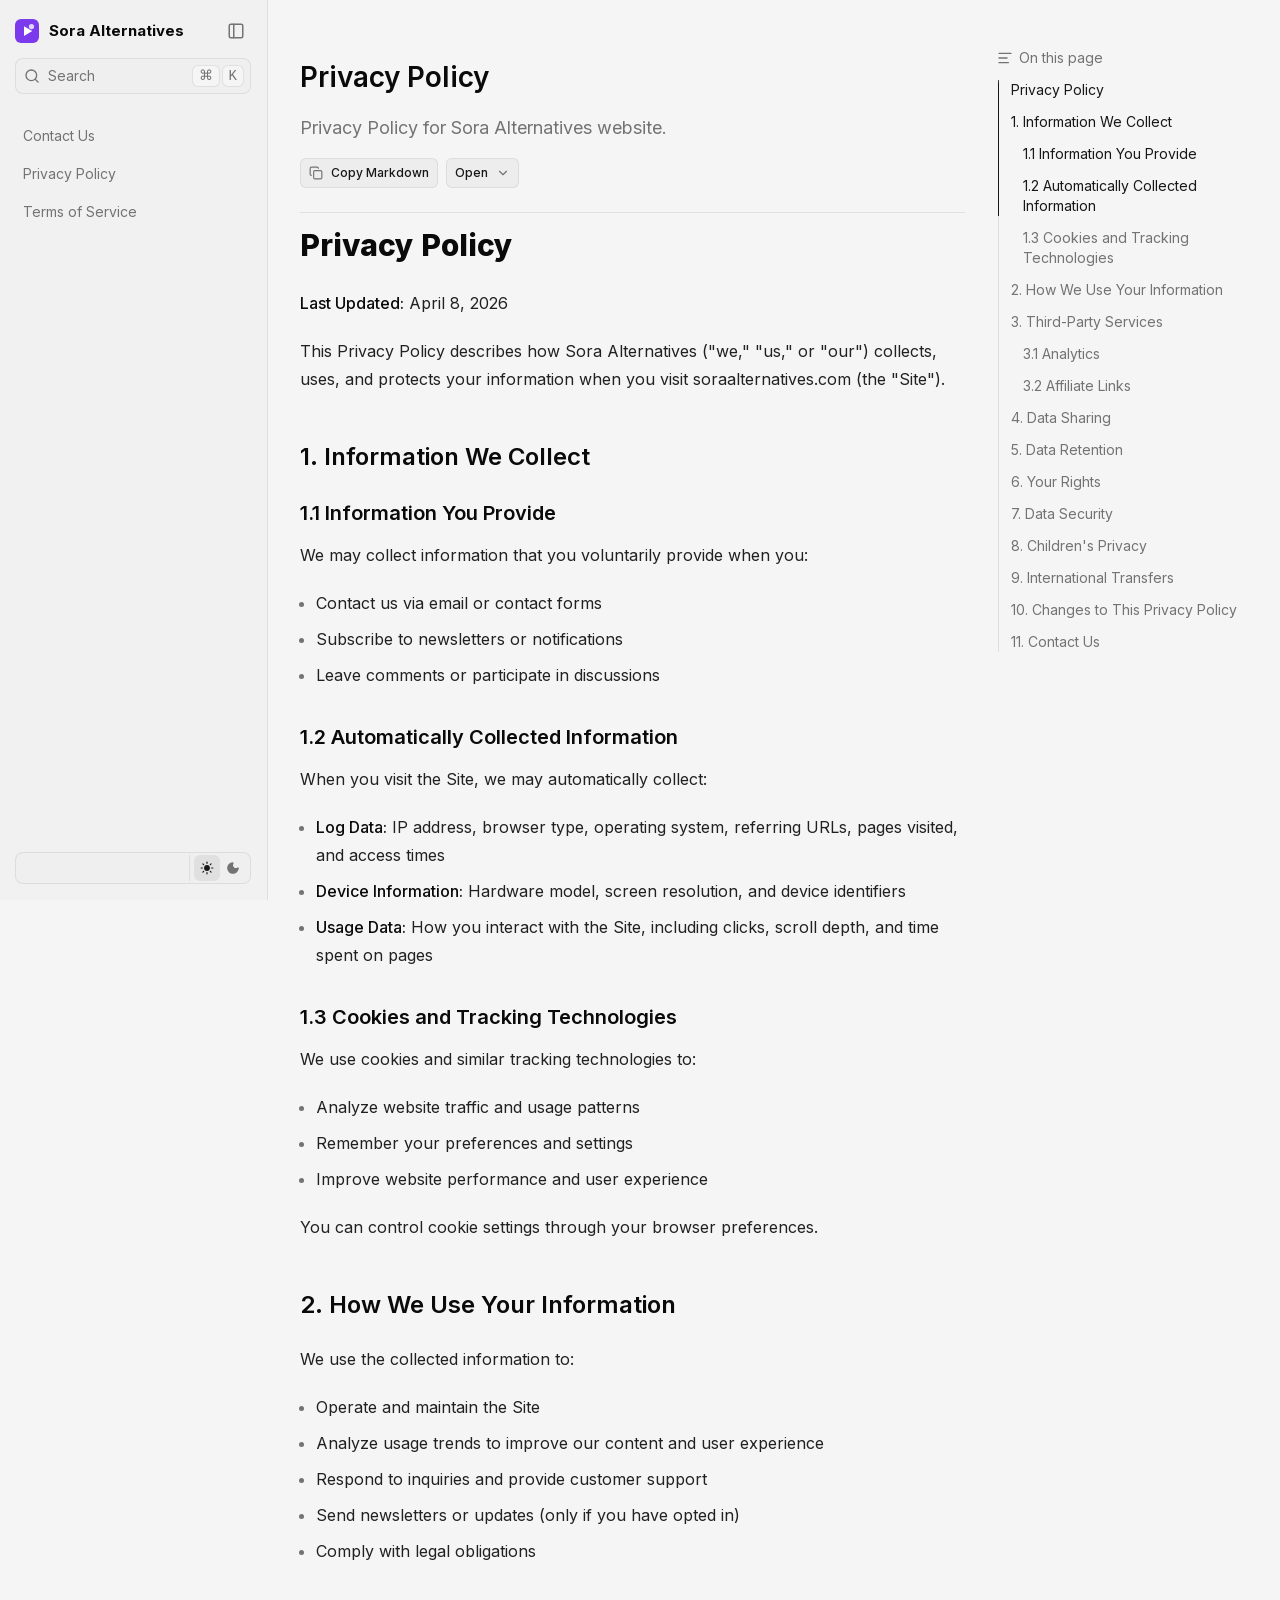
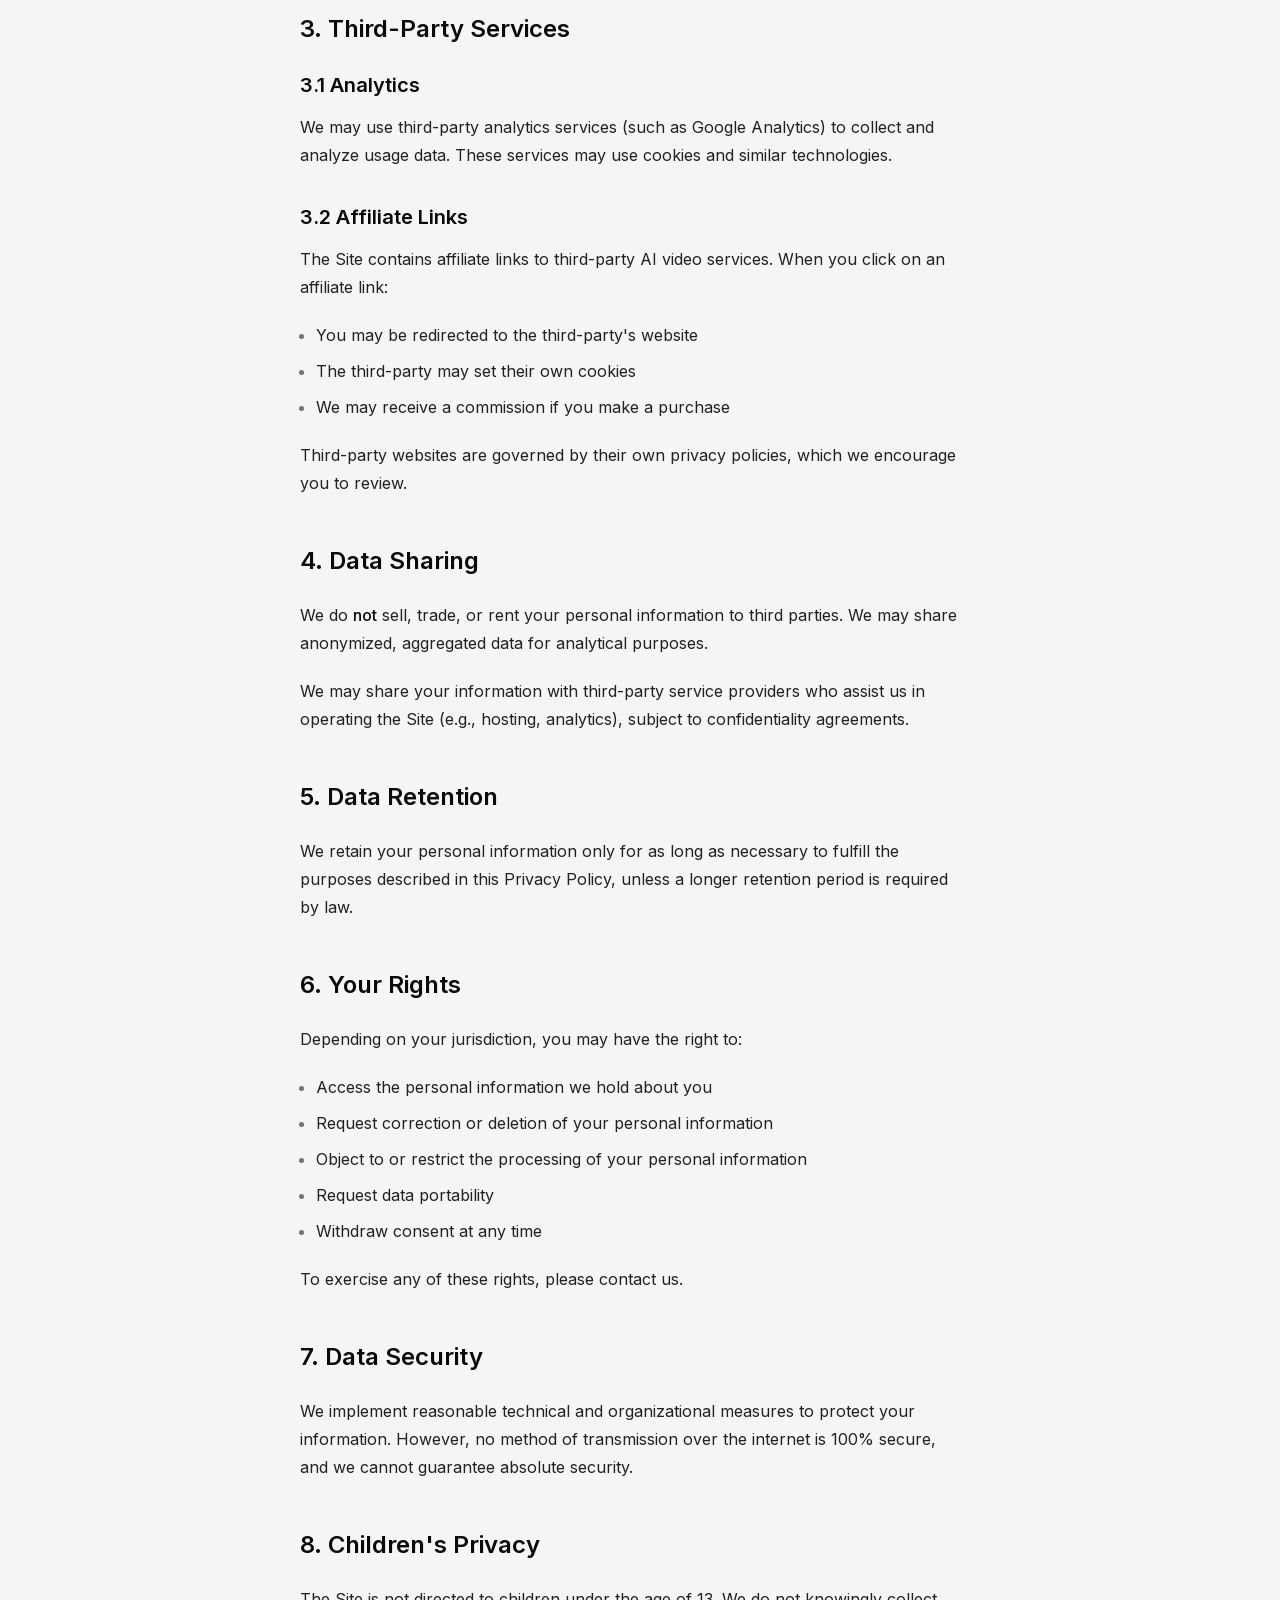
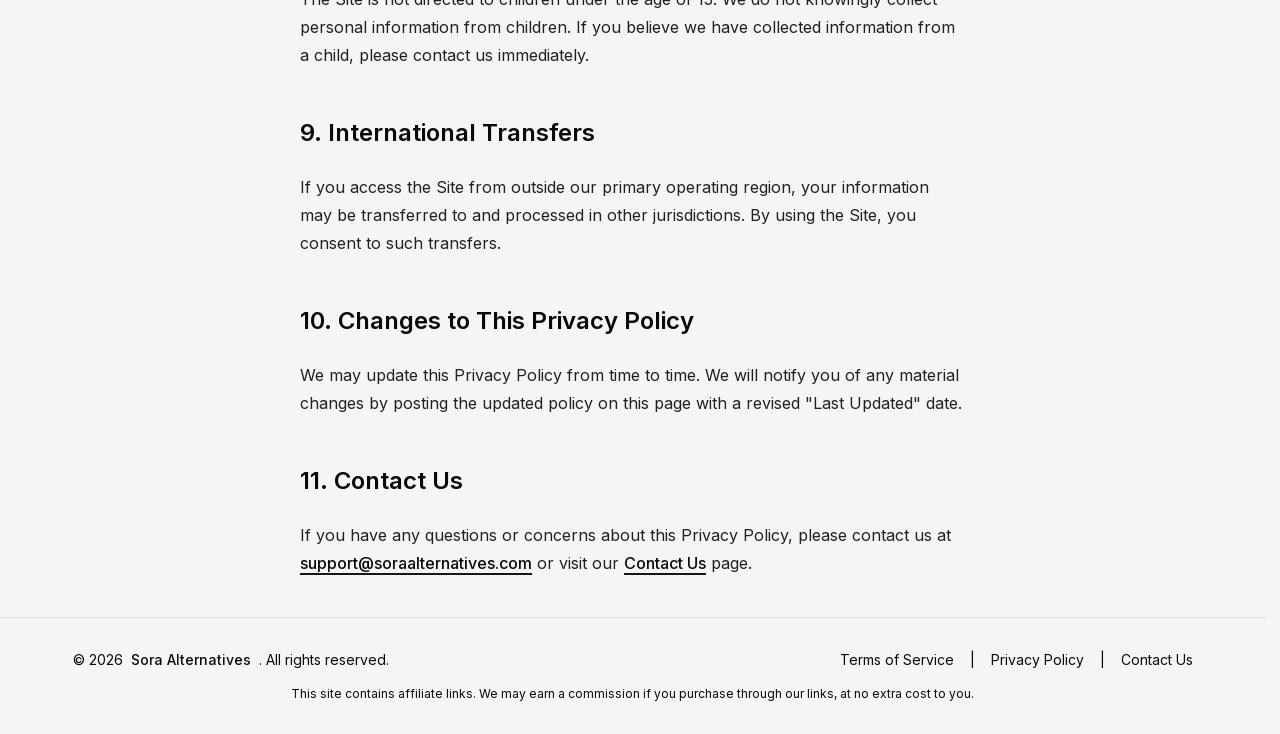
<file: docs/privacy.html>
<!DOCTYPE html><html lang="en" class="inter_5972bc34-module__OU16Qa__className"><head><meta charSet="utf-8"/><meta name="viewport" content="width=device-width, initial-scale=1"/><link rel="preload" href="/_next/static/media/83afe278b6a6bb3c-s.p.0q-301v4kxxnr.woff2" as="font" crossorigin="" type="font/woff2"/><link rel="stylesheet" href="/_next/static/chunks/0hue1w.o6sh4..css" data-precedence="next"/><link rel="preload" as="script" fetchPriority="low" href="/_next/static/chunks/01ce_obxc_mrk.js"/><script src="/_next/static/chunks/11u9~g5dyxriv.js" async=""></script><script src="/_next/static/chunks/0_ekp~1940oxb.js" async=""></script><script src="/_next/static/chunks/0jx3b_z9f1..3.js" async=""></script><script src="/_next/static/chunks/turbopack-12g6skr_x8w1s.js" async=""></script><script src="/_next/static/chunks/0qz~8uhbscvf_.js" async=""></script><script src="/_next/static/chunks/10vyyy-7sv5ue.js" async=""></script><script src="/_next/static/chunks/0pprnl2enhy0..js" async=""></script><script src="/_next/static/chunks/09o9g~xg2p.-q.js" async=""></script><script src="/_next/static/chunks/0-39-klclflee.js" async=""></script><script src="/_next/static/chunks/0z1rsqzc~.pu5.js" async=""></script><script src="/_next/static/chunks/13lwe464wn1ve.js" async=""></script><script src="/_next/static/chunks/0.881tzoafyl2.js" async=""></script><script src="/_next/static/chunks/0f9b5msv~h1g9.js" async=""></script><script src="/_next/static/chunks/0w3lp2n-pqhrp.js" async=""></script><link rel="preload" href="https://www.googletagmanager.com/gtag/js?id=G-F3H512WWWD" as="script"/><meta name="next-size-adjust" content=""/><title>Privacy Policy | Sora Alternatives</title><meta name="description" content="Privacy Policy for Sora Alternatives website."/><meta name="theme-color" content="#7C3AED"/><meta name="msapplication-TileColor" content="#7C3AED"/><meta property="og:title" content="Privacy Policy | Sora Alternatives"/><meta property="og:description" content="Privacy Policy for Sora Alternatives website."/><meta property="og:image" content="https://soraalternatives.com/og/docs/privacy/image.png"/><meta name="twitter:card" content="summary_large_image"/><meta name="twitter:title" content="Privacy Policy | Sora Alternatives"/><meta name="twitter:description" content="Privacy Policy for Sora Alternatives website."/><meta name="twitter:image" content="https://soraalternatives.com/og/docs/privacy/image.png"/><link rel="icon" href="/favicon.ico?favicon.0ye6xsvmtkea5.ico" sizes="32x32" type="image/x-icon"/><link rel="icon" href="/favicon.ico" sizes="32x32"/><link rel="icon" href="/icon.svg" type="image/svg+xml"/><link rel="apple-touch-icon" href="/apple-touch-icon.png" sizes="180x180" type="image/png"/><script src="/_next/static/chunks/03~yq9q893hmn.js" noModule=""></script></head><body class="flex flex-col min-h-screen"><div hidden=""><!--$--><!--/$--></div><script>((a,b,c,d,e,f,g,h)=>{let i=document.documentElement,j=["light","dark"];function k(b){var c;(Array.isArray(a)?a:[a]).forEach(a=>{let c="class"===a,d=c&&f?e.map(a=>f[a]||a):e;c?(i.classList.remove(...d),i.classList.add(f&&f[b]?f[b]:b)):i.setAttribute(a,b)}),c=b,h&&j.includes(c)&&(i.style.colorScheme=c)}if(d)k(d);else try{let a=localStorage.getItem(b)||c,d=g&&"system"===a?window.matchMedia("(prefers-color-scheme: dark)").matches?"dark":"light":a;k(d)}catch(a){}})("class","theme","system",null,["light","dark"],null,true,true)</script><!--$--><!--/$--><div id="nd-docs-layout" data-sidebar-collapsed="false" data-column-changed="false" style="grid-template:&quot;sidebar sidebar header toc toc&quot;
&quot;sidebar sidebar toc-popover toc toc&quot;
&quot;sidebar sidebar main toc toc&quot; 1fr / minmax(min-content, 1fr) var(--fd-sidebar-col) minmax(0, calc(var(--fd-layout-width,97rem) - var(--fd-sidebar-width) - var(--fd-toc-width))) var(--fd-toc-width) minmax(min-content, 1fr);--fd-docs-row-1:var(--fd-banner-height, 0px);--fd-docs-row-2:calc(var(--fd-docs-row-1) + var(--fd-header-height));--fd-docs-row-3:calc(var(--fd-docs-row-2) + var(--fd-toc-popover-height));--fd-sidebar-col:var(--fd-sidebar-width)" class="grid overflow-x-clip min-h-(--fd-docs-height) [--fd-docs-height:100dvh] [--fd-header-height:0px] [--fd-toc-popover-height:0px] [--fd-sidebar-width:0px] [--fd-toc-width:0px] data-[column-changed=true]:transition-[grid-template-columns]"><header id="nd-subnav" data-transparent="false" class="[grid-area:header] sticky top-(--fd-docs-row-1) z-30 flex items-center ps-4 pe-2.5 border-b transition-colors backdrop-blur-sm h-(--fd-header-height) md:hidden max-md:layout:[--fd-header-height:--spacing(14)] data-[transparent=false]:bg-fd-background/80"><a class="inline-flex items-center gap-2.5 font-semibold" href="/"><svg class="h-6 w-6" viewBox="0 0 32 32" fill="none" xmlns="http://www.w3.org/2000/svg"><rect width="32" height="32" rx="8" fill="#7C3AED"></rect><path d="M12 9.5L23 16L12 22.5V9.5Z" fill="white"></path><circle cx="22" cy="10" r="3.5" fill="#DDD6FE"></circle></svg><span class="font-bold">Sora Alternatives</span></a><div class="flex-1"></div><button type="button" class="inline-flex items-center justify-center rounded-md text-sm font-medium transition-colors duration-100 disabled:pointer-events-none disabled:opacity-50 focus-visible:outline-none focus-visible:ring-2 focus-visible:ring-fd-ring hover:bg-fd-accent hover:text-fd-accent-foreground [&amp;_svg]:size-4.5 p-2" data-search="" aria-label="Open Search"><svg xmlns="http://www.w3.org/2000/svg" width="24" height="24" viewBox="0 0 24 24" fill="none" stroke="currentColor" stroke-width="2" stroke-linecap="round" stroke-linejoin="round" class="lucide lucide-search" aria-hidden="true"><path d="m21 21-4.34-4.34"></path><circle cx="11" cy="11" r="8"></circle></svg></button><button aria-label="Open Sidebar" class="inline-flex items-center justify-center rounded-md text-sm font-medium transition-colors duration-100 disabled:pointer-events-none disabled:opacity-50 focus-visible:outline-none focus-visible:ring-2 focus-visible:ring-fd-ring hover:bg-fd-accent hover:text-fd-accent-foreground [&amp;_svg]:size-4.5 p-2"><svg xmlns="http://www.w3.org/2000/svg" width="24" height="24" viewBox="0 0 24 24" fill="none" stroke="currentColor" stroke-width="2" stroke-linecap="round" stroke-linejoin="round" class="lucide lucide-panel-left" aria-hidden="true"><rect width="18" height="18" x="3" y="3" rx="2"></rect><path d="M9 3v18"></path></svg></button></header><div data-sidebar-placeholder="" class="sticky top-(--fd-docs-row-1) z-20 [grid-area:sidebar] pointer-events-none *:pointer-events-auto h-[calc(var(--fd-docs-height)-var(--fd-docs-row-1))] md:layout:[--fd-sidebar-width:268px] max-md:hidden"><aside id="nd-sidebar" data-collapsed="false" data-hovered="false" class="absolute flex flex-col w-full inset-s-0 inset-y-0 items-end bg-fd-card text-sm border-e duration-250 *:w-(--fd-sidebar-width)"><div class="flex flex-col gap-3 p-4 pb-2"><div class="flex"><a class="inline-flex text-[0.9375rem] items-center gap-2.5 font-medium me-auto" href="/"><svg class="h-6 w-6" viewBox="0 0 32 32" fill="none" xmlns="http://www.w3.org/2000/svg"><rect width="32" height="32" rx="8" fill="#7C3AED"></rect><path d="M12 9.5L23 16L12 22.5V9.5Z" fill="white"></path><circle cx="22" cy="10" r="3.5" fill="#DDD6FE"></circle></svg><span class="font-bold">Sora Alternatives</span></a><button type="button" aria-label="Collapse Sidebar" data-collapsed="false" class="inline-flex items-center justify-center rounded-md text-sm font-medium transition-colors duration-100 disabled:pointer-events-none disabled:opacity-50 focus-visible:outline-none focus-visible:ring-2 focus-visible:ring-fd-ring hover:bg-fd-accent hover:text-fd-accent-foreground p-1.5 [&amp;_svg]:size-4.5 mb-auto text-fd-muted-foreground"><svg xmlns="http://www.w3.org/2000/svg" width="24" height="24" viewBox="0 0 24 24" fill="none" stroke="currentColor" stroke-width="2" stroke-linecap="round" stroke-linejoin="round" class="lucide lucide-panel-left" aria-hidden="true"><rect width="18" height="18" x="3" y="3" rx="2"></rect><path d="M9 3v18"></path></svg></button></div><button type="button" data-search-full="" class="inline-flex items-center gap-2 rounded-lg border bg-fd-secondary/50 p-1.5 ps-2 text-sm text-fd-muted-foreground transition-colors hover:bg-fd-accent hover:text-fd-accent-foreground"><svg xmlns="http://www.w3.org/2000/svg" width="24" height="24" viewBox="0 0 24 24" fill="none" stroke="currentColor" stroke-width="2" stroke-linecap="round" stroke-linejoin="round" class="lucide lucide-search size-4" aria-hidden="true"><path d="m21 21-4.34-4.34"></path><circle cx="11" cy="11" r="8"></circle></svg>Search<div class="ms-auto inline-flex gap-0.5"><kbd class="rounded-md border bg-fd-background px-1.5">⌘</kbd><kbd class="rounded-md border bg-fd-background px-1.5">K</kbd></div></button></div><div dir="ltr" class="overflow-hidden min-h-0 flex-1" style="position:relative;--radix-scroll-area-corner-width:0px;--radix-scroll-area-corner-height:0px"><style>[data-radix-scroll-area-viewport]{scrollbar-width:none;-ms-overflow-style:none;-webkit-overflow-scrolling:touch;}[data-radix-scroll-area-viewport]::-webkit-scrollbar{display:none}</style><div data-radix-scroll-area-viewport="" class="size-full rounded-[inherit] *:flex! *:flex-col! *:gap-0.5! p-4 overscroll-contain mask-[linear-gradient(to_bottom,transparent,white_12px,white_calc(100%-12px),transparent)]" style="overflow-x:hidden;overflow-y:hidden"><div style="min-width:100%;display:table"><a data-active="false" class="relative flex flex-row items-center gap-2 rounded-lg p-2 text-start text-fd-muted-foreground wrap-anywhere [&amp;_svg]:size-4 [&amp;_svg]:shrink-0 transition-colors hover:bg-fd-accent/50 hover:text-fd-accent-foreground/80 hover:transition-none data-[active=true]:bg-fd-primary/10 data-[active=true]:text-fd-primary data-[active=true]:hover:transition-colors" style="padding-inline-start:calc(2 * var(--spacing))" href="/docs/contact">Contact Us</a><a data-active="true" class="relative flex flex-row items-center gap-2 rounded-lg p-2 text-start text-fd-muted-foreground wrap-anywhere [&amp;_svg]:size-4 [&amp;_svg]:shrink-0 transition-colors hover:bg-fd-accent/50 hover:text-fd-accent-foreground/80 hover:transition-none data-[active=true]:bg-fd-primary/10 data-[active=true]:text-fd-primary data-[active=true]:hover:transition-colors" style="padding-inline-start:calc(2 * var(--spacing))" href="/docs/privacy">Privacy Policy</a><a data-active="false" class="relative flex flex-row items-center gap-2 rounded-lg p-2 text-start text-fd-muted-foreground wrap-anywhere [&amp;_svg]:size-4 [&amp;_svg]:shrink-0 transition-colors hover:bg-fd-accent/50 hover:text-fd-accent-foreground/80 hover:transition-none data-[active=true]:bg-fd-primary/10 data-[active=true]:text-fd-primary data-[active=true]:hover:transition-colors" style="padding-inline-start:calc(2 * var(--spacing))" href="/docs/terms">Terms of Service</a></div></div></div><div class="flex flex-col p-4 pt-2"><div class="flex text-fd-muted-foreground items-center border bg-fd-secondary/50 p-0.5 pe-0 rounded-lg empty:hidden"><button class="inline-flex items-center border p-1 overflow-hidden px-1 py-0 border-y-0 border-e-0 rounded-none ms-auto *:rounded-md" aria-label="Toggle Theme" data-theme-toggle=""><svg xmlns="http://www.w3.org/2000/svg" width="24" height="24" viewBox="0 0 24 24" fill="currentColor" stroke="currentColor" stroke-width="2" stroke-linecap="round" stroke-linejoin="round" class="lucide lucide-sun size-6.5 p-1.5 text-fd-muted-foreground" aria-hidden="true"><circle cx="12" cy="12" r="4"></circle><path d="M12 2v2"></path><path d="M12 20v2"></path><path d="m4.93 4.93 1.41 1.41"></path><path d="m17.66 17.66 1.41 1.41"></path><path d="M2 12h2"></path><path d="M20 12h2"></path><path d="m6.34 17.66-1.41 1.41"></path><path d="m19.07 4.93-1.41 1.41"></path></svg><svg xmlns="http://www.w3.org/2000/svg" width="24" height="24" viewBox="0 0 24 24" fill="currentColor" stroke="currentColor" stroke-width="2" stroke-linecap="round" stroke-linejoin="round" class="lucide lucide-moon size-6.5 p-1.5 text-fd-muted-foreground" aria-hidden="true"><path d="M20.985 12.486a9 9 0 1 1-9.473-9.472c.405-.022.617.46.402.803a6 6 0 0 0 8.268 8.268c.344-.215.825-.004.803.401"></path></svg></button></div></div></aside></div><div data-sidebar-panel="" class="fixed flex top-[calc(--spacing(4)+var(--fd-docs-row-3))] inset-s-4 shadow-lg transition-opacity rounded-xl p-0.5 border bg-fd-muted text-fd-muted-foreground z-10 pointer-events-none opacity-0"><button type="button" aria-label="Collapse Sidebar" data-collapsed="false" class="inline-flex items-center justify-center text-sm font-medium transition-colors duration-100 disabled:pointer-events-none disabled:opacity-50 focus-visible:outline-none focus-visible:ring-2 focus-visible:ring-fd-ring hover:bg-fd-accent hover:text-fd-accent-foreground p-1.5 [&amp;_svg]:size-4.5 rounded-lg"><svg xmlns="http://www.w3.org/2000/svg" width="24" height="24" viewBox="0 0 24 24" fill="none" stroke="currentColor" stroke-width="2" stroke-linecap="round" stroke-linejoin="round" class="lucide lucide-panel-left" aria-hidden="true"><rect width="18" height="18" x="3" y="3" rx="2"></rect><path d="M9 3v18"></path></svg></button><button type="button" class="inline-flex items-center justify-center text-sm font-medium transition-colors duration-100 disabled:pointer-events-none disabled:opacity-50 focus-visible:outline-none focus-visible:ring-2 focus-visible:ring-fd-ring hover:bg-fd-accent hover:text-fd-accent-foreground p-1.5 [&amp;_svg]:size-4.5 rounded-lg" data-search="" aria-label="Open Search"><svg xmlns="http://www.w3.org/2000/svg" width="24" height="24" viewBox="0 0 24 24" fill="none" stroke="currentColor" stroke-width="2" stroke-linecap="round" stroke-linejoin="round" class="lucide lucide-search" aria-hidden="true"><path d="m21 21-4.34-4.34"></path><circle cx="11" cy="11" r="8"></circle></svg></button></div><div data-state="closed" data-toc-popover="" class="sticky top-(--fd-docs-row-2) z-10 [grid-area:toc-popover] h-(--fd-toc-popover-height) xl:hidden max-xl:layout:[--fd-toc-popover-height:--spacing(10)]"><header class="border-b backdrop-blur-sm transition-colors bg-fd-background/80"><button type="button" aria-controls="radix-_R_lfiv35unb_" aria-expanded="false" data-state="closed" class="flex w-full h-10 items-center text-sm text-fd-muted-foreground gap-2.5 px-4 py-2.5 text-start focus-visible:outline-none [&amp;_svg]:size-4 md:px-6" data-toc-popover-trigger=""><svg role="progressbar" viewBox="0 0 24 24" aria-valuenow="0" aria-valuemin="0" aria-valuemax="1" class="shrink-0"><circle cx="12" cy="12" r="11" fill="none" stroke-width="2" class="stroke-current/25"></circle><circle cx="12" cy="12" r="11" fill="none" stroke-width="2" stroke="currentColor" stroke-dasharray="69.11503837897544" stroke-dashoffset="69.11503837897544" stroke-linecap="round" transform="rotate(-90 12 12)" class="transition-all"></circle></svg><span class="grid flex-1 *:my-auto *:row-start-1 *:col-start-1"><span class="truncate transition-[opacity,translate,color]">Privacy Policy</span><span class="truncate transition-[opacity,translate] opacity-0 translate-y-full pointer-events-none"></span></span><svg xmlns="http://www.w3.org/2000/svg" width="24" height="24" viewBox="0 0 24 24" fill="none" stroke="currentColor" stroke-width="2" stroke-linecap="round" stroke-linejoin="round" class="lucide lucide-chevron-down shrink-0 transition-transform mx-0.5" aria-hidden="true"><path d="m6 9 6 6 6-6"></path></svg></button><div data-state="closed" id="radix-_R_lfiv35unb_" hidden="" data-toc-popover-content="" class="overflow-hidden"></div></header></div><article id="nd-page" data-full="false" class="flex flex-col w-full max-w-[900px] mx-auto [grid-area:main] px-4 py-6 gap-4 md:px-6 md:pt-8 xl:px-8 xl:pt-14 xl:layout:[--fd-toc-width:268px]"><h1 class="text-[1.75em] font-semibold">Privacy Policy</h1><p class="text-lg text-fd-muted-foreground mb-0">Privacy Policy for Sora Alternatives website.</p><div class="flex flex-row gap-2 items-center border-b pb-6"><button class="inline-flex items-center justify-center rounded-md p-2 font-medium transition-colors duration-100 disabled:pointer-events-none disabled:opacity-50 focus-visible:outline-none focus-visible:ring-2 focus-visible:ring-fd-ring border bg-fd-secondary text-fd-secondary-foreground hover:bg-fd-accent hover:text-fd-accent-foreground px-2 py-1.5 text-xs gap-2 [&amp;_svg]:size-3.5 [&amp;_svg]:text-fd-muted-foreground"><svg xmlns="http://www.w3.org/2000/svg" width="24" height="24" viewBox="0 0 24 24" fill="none" stroke="currentColor" stroke-width="2" stroke-linecap="round" stroke-linejoin="round" class="lucide lucide-copy" aria-hidden="true"><rect width="14" height="14" x="8" y="8" rx="2" ry="2"></rect><path d="M4 16c-1.1 0-2-.9-2-2V4c0-1.1.9-2 2-2h10c1.1 0 2 .9 2 2"></path></svg>Copy Markdown</button><button type="button" aria-haspopup="dialog" aria-expanded="false" aria-controls="radix-_R_4t5fiv35unb_" data-state="closed" class="inline-flex items-center justify-center rounded-md p-2 font-medium transition-colors duration-100 disabled:pointer-events-none disabled:opacity-50 focus-visible:outline-none focus-visible:ring-2 focus-visible:ring-fd-ring border bg-fd-secondary text-fd-secondary-foreground hover:bg-fd-accent hover:text-fd-accent-foreground px-2 py-1.5 text-xs gap-2 data-[state=open]:bg-fd-accent data-[state=open]:text-fd-accent-foreground">Open<svg xmlns="http://www.w3.org/2000/svg" width="24" height="24" viewBox="0 0 24 24" fill="none" stroke="currentColor" stroke-width="2" stroke-linecap="round" stroke-linejoin="round" class="lucide lucide-chevron-down size-3.5 text-fd-muted-foreground" aria-hidden="true"><path d="m6 9 6 6 6-6"></path></svg></button></div><div class="prose flex-1"><h1 class="flex scroll-m-28 flex-row items-center gap-2" id="privacy-policy"><a data-card="" href="#privacy-policy" class="peer">Privacy Policy</a><svg xmlns="http://www.w3.org/2000/svg" width="24" height="24" viewBox="0 0 24 24" fill="none" stroke="currentColor" stroke-width="2" stroke-linecap="round" stroke-linejoin="round" class="lucide lucide-link size-3.5 shrink-0 text-fd-muted-foreground opacity-0 transition-opacity peer-hover:opacity-100" aria-hidden="true"><path d="M10 13a5 5 0 0 0 7.54.54l3-3a5 5 0 0 0-7.07-7.07l-1.72 1.71"></path><path d="M14 11a5 5 0 0 0-7.54-.54l-3 3a5 5 0 0 0 7.07 7.07l1.71-1.71"></path></svg></h1>
<p><strong>Last Updated:</strong> April 8, 2026</p>
<p>This Privacy Policy describes how Sora Alternatives (&quot;we,&quot; &quot;us,&quot; or &quot;our&quot;) collects, uses, and protects your information when you visit soraalternatives.com (the &quot;Site&quot;).</p>
<h2 class="flex scroll-m-28 flex-row items-center gap-2" id="1-information-we-collect"><a data-card="" href="#1-information-we-collect" class="peer">1. Information We Collect</a><svg xmlns="http://www.w3.org/2000/svg" width="24" height="24" viewBox="0 0 24 24" fill="none" stroke="currentColor" stroke-width="2" stroke-linecap="round" stroke-linejoin="round" class="lucide lucide-link size-3.5 shrink-0 text-fd-muted-foreground opacity-0 transition-opacity peer-hover:opacity-100" aria-hidden="true"><path d="M10 13a5 5 0 0 0 7.54.54l3-3a5 5 0 0 0-7.07-7.07l-1.72 1.71"></path><path d="M14 11a5 5 0 0 0-7.54-.54l-3 3a5 5 0 0 0 7.07 7.07l1.71-1.71"></path></svg></h2>
<h3 class="flex scroll-m-28 flex-row items-center gap-2" id="11-information-you-provide"><a data-card="" href="#11-information-you-provide" class="peer">1.1 Information You Provide</a><svg xmlns="http://www.w3.org/2000/svg" width="24" height="24" viewBox="0 0 24 24" fill="none" stroke="currentColor" stroke-width="2" stroke-linecap="round" stroke-linejoin="round" class="lucide lucide-link size-3.5 shrink-0 text-fd-muted-foreground opacity-0 transition-opacity peer-hover:opacity-100" aria-hidden="true"><path d="M10 13a5 5 0 0 0 7.54.54l3-3a5 5 0 0 0-7.07-7.07l-1.72 1.71"></path><path d="M14 11a5 5 0 0 0-7.54-.54l-3 3a5 5 0 0 0 7.07 7.07l1.71-1.71"></path></svg></h3>
<p>We may collect information that you voluntarily provide when you:</p>
<ul>
<li>Contact us via email or contact forms</li>
<li>Subscribe to newsletters or notifications</li>
<li>Leave comments or participate in discussions</li>
</ul>
<h3 class="flex scroll-m-28 flex-row items-center gap-2" id="12-automatically-collected-information"><a data-card="" href="#12-automatically-collected-information" class="peer">1.2 Automatically Collected Information</a><svg xmlns="http://www.w3.org/2000/svg" width="24" height="24" viewBox="0 0 24 24" fill="none" stroke="currentColor" stroke-width="2" stroke-linecap="round" stroke-linejoin="round" class="lucide lucide-link size-3.5 shrink-0 text-fd-muted-foreground opacity-0 transition-opacity peer-hover:opacity-100" aria-hidden="true"><path d="M10 13a5 5 0 0 0 7.54.54l3-3a5 5 0 0 0-7.07-7.07l-1.72 1.71"></path><path d="M14 11a5 5 0 0 0-7.54-.54l-3 3a5 5 0 0 0 7.07 7.07l1.71-1.71"></path></svg></h3>
<p>When you visit the Site, we may automatically collect:</p>
<ul>
<li><strong>Log Data:</strong> IP address, browser type, operating system, referring URLs, pages visited, and access times</li>
<li><strong>Device Information:</strong> Hardware model, screen resolution, and device identifiers</li>
<li><strong>Usage Data:</strong> How you interact with the Site, including clicks, scroll depth, and time spent on pages</li>
</ul>
<h3 class="flex scroll-m-28 flex-row items-center gap-2" id="13-cookies-and-tracking-technologies"><a data-card="" href="#13-cookies-and-tracking-technologies" class="peer">1.3 Cookies and Tracking Technologies</a><svg xmlns="http://www.w3.org/2000/svg" width="24" height="24" viewBox="0 0 24 24" fill="none" stroke="currentColor" stroke-width="2" stroke-linecap="round" stroke-linejoin="round" class="lucide lucide-link size-3.5 shrink-0 text-fd-muted-foreground opacity-0 transition-opacity peer-hover:opacity-100" aria-hidden="true"><path d="M10 13a5 5 0 0 0 7.54.54l3-3a5 5 0 0 0-7.07-7.07l-1.72 1.71"></path><path d="M14 11a5 5 0 0 0-7.54-.54l-3 3a5 5 0 0 0 7.07 7.07l1.71-1.71"></path></svg></h3>
<p>We use cookies and similar tracking technologies to:</p>
<ul>
<li>Analyze website traffic and usage patterns</li>
<li>Remember your preferences and settings</li>
<li>Improve website performance and user experience</li>
</ul>
<p>You can control cookie settings through your browser preferences.</p>
<h2 class="flex scroll-m-28 flex-row items-center gap-2" id="2-how-we-use-your-information"><a data-card="" href="#2-how-we-use-your-information" class="peer">2. How We Use Your Information</a><svg xmlns="http://www.w3.org/2000/svg" width="24" height="24" viewBox="0 0 24 24" fill="none" stroke="currentColor" stroke-width="2" stroke-linecap="round" stroke-linejoin="round" class="lucide lucide-link size-3.5 shrink-0 text-fd-muted-foreground opacity-0 transition-opacity peer-hover:opacity-100" aria-hidden="true"><path d="M10 13a5 5 0 0 0 7.54.54l3-3a5 5 0 0 0-7.07-7.07l-1.72 1.71"></path><path d="M14 11a5 5 0 0 0-7.54-.54l-3 3a5 5 0 0 0 7.07 7.07l1.71-1.71"></path></svg></h2>
<p>We use the collected information to:</p>
<ul>
<li>Operate and maintain the Site</li>
<li>Analyze usage trends to improve our content and user experience</li>
<li>Respond to inquiries and provide customer support</li>
<li>Send newsletters or updates (only if you have opted in)</li>
<li>Comply with legal obligations</li>
</ul>
<h2 class="flex scroll-m-28 flex-row items-center gap-2" id="3-third-party-services"><a data-card="" href="#3-third-party-services" class="peer">3. Third-Party Services</a><svg xmlns="http://www.w3.org/2000/svg" width="24" height="24" viewBox="0 0 24 24" fill="none" stroke="currentColor" stroke-width="2" stroke-linecap="round" stroke-linejoin="round" class="lucide lucide-link size-3.5 shrink-0 text-fd-muted-foreground opacity-0 transition-opacity peer-hover:opacity-100" aria-hidden="true"><path d="M10 13a5 5 0 0 0 7.54.54l3-3a5 5 0 0 0-7.07-7.07l-1.72 1.71"></path><path d="M14 11a5 5 0 0 0-7.54-.54l-3 3a5 5 0 0 0 7.07 7.07l1.71-1.71"></path></svg></h2>
<h3 class="flex scroll-m-28 flex-row items-center gap-2" id="31-analytics"><a data-card="" href="#31-analytics" class="peer">3.1 Analytics</a><svg xmlns="http://www.w3.org/2000/svg" width="24" height="24" viewBox="0 0 24 24" fill="none" stroke="currentColor" stroke-width="2" stroke-linecap="round" stroke-linejoin="round" class="lucide lucide-link size-3.5 shrink-0 text-fd-muted-foreground opacity-0 transition-opacity peer-hover:opacity-100" aria-hidden="true"><path d="M10 13a5 5 0 0 0 7.54.54l3-3a5 5 0 0 0-7.07-7.07l-1.72 1.71"></path><path d="M14 11a5 5 0 0 0-7.54-.54l-3 3a5 5 0 0 0 7.07 7.07l1.71-1.71"></path></svg></h3>
<p>We may use third-party analytics services (such as Google Analytics) to collect and analyze usage data. These services may use cookies and similar technologies.</p>
<h3 class="flex scroll-m-28 flex-row items-center gap-2" id="32-affiliate-links"><a data-card="" href="#32-affiliate-links" class="peer">3.2 Affiliate Links</a><svg xmlns="http://www.w3.org/2000/svg" width="24" height="24" viewBox="0 0 24 24" fill="none" stroke="currentColor" stroke-width="2" stroke-linecap="round" stroke-linejoin="round" class="lucide lucide-link size-3.5 shrink-0 text-fd-muted-foreground opacity-0 transition-opacity peer-hover:opacity-100" aria-hidden="true"><path d="M10 13a5 5 0 0 0 7.54.54l3-3a5 5 0 0 0-7.07-7.07l-1.72 1.71"></path><path d="M14 11a5 5 0 0 0-7.54-.54l-3 3a5 5 0 0 0 7.07 7.07l1.71-1.71"></path></svg></h3>
<p>The Site contains affiliate links to third-party AI video services. When you click on an affiliate link:</p>
<ul>
<li>You may be redirected to the third-party&#x27;s website</li>
<li>The third-party may set their own cookies</li>
<li>We may receive a commission if you make a purchase</li>
</ul>
<p>Third-party websites are governed by their own privacy policies, which we encourage you to review.</p>
<h2 class="flex scroll-m-28 flex-row items-center gap-2" id="4-data-sharing"><a data-card="" href="#4-data-sharing" class="peer">4. Data Sharing</a><svg xmlns="http://www.w3.org/2000/svg" width="24" height="24" viewBox="0 0 24 24" fill="none" stroke="currentColor" stroke-width="2" stroke-linecap="round" stroke-linejoin="round" class="lucide lucide-link size-3.5 shrink-0 text-fd-muted-foreground opacity-0 transition-opacity peer-hover:opacity-100" aria-hidden="true"><path d="M10 13a5 5 0 0 0 7.54.54l3-3a5 5 0 0 0-7.07-7.07l-1.72 1.71"></path><path d="M14 11a5 5 0 0 0-7.54-.54l-3 3a5 5 0 0 0 7.07 7.07l1.71-1.71"></path></svg></h2>
<p>We do <strong>not</strong> sell, trade, or rent your personal information to third parties. We may share anonymized, aggregated data for analytical purposes.</p>
<p>We may share your information with third-party service providers who assist us in operating the Site (e.g., hosting, analytics), subject to confidentiality agreements.</p>
<h2 class="flex scroll-m-28 flex-row items-center gap-2" id="5-data-retention"><a data-card="" href="#5-data-retention" class="peer">5. Data Retention</a><svg xmlns="http://www.w3.org/2000/svg" width="24" height="24" viewBox="0 0 24 24" fill="none" stroke="currentColor" stroke-width="2" stroke-linecap="round" stroke-linejoin="round" class="lucide lucide-link size-3.5 shrink-0 text-fd-muted-foreground opacity-0 transition-opacity peer-hover:opacity-100" aria-hidden="true"><path d="M10 13a5 5 0 0 0 7.54.54l3-3a5 5 0 0 0-7.07-7.07l-1.72 1.71"></path><path d="M14 11a5 5 0 0 0-7.54-.54l-3 3a5 5 0 0 0 7.07 7.07l1.71-1.71"></path></svg></h2>
<p>We retain your personal information only for as long as necessary to fulfill the purposes described in this Privacy Policy, unless a longer retention period is required by law.</p>
<h2 class="flex scroll-m-28 flex-row items-center gap-2" id="6-your-rights"><a data-card="" href="#6-your-rights" class="peer">6. Your Rights</a><svg xmlns="http://www.w3.org/2000/svg" width="24" height="24" viewBox="0 0 24 24" fill="none" stroke="currentColor" stroke-width="2" stroke-linecap="round" stroke-linejoin="round" class="lucide lucide-link size-3.5 shrink-0 text-fd-muted-foreground opacity-0 transition-opacity peer-hover:opacity-100" aria-hidden="true"><path d="M10 13a5 5 0 0 0 7.54.54l3-3a5 5 0 0 0-7.07-7.07l-1.72 1.71"></path><path d="M14 11a5 5 0 0 0-7.54-.54l-3 3a5 5 0 0 0 7.07 7.07l1.71-1.71"></path></svg></h2>
<p>Depending on your jurisdiction, you may have the right to:</p>
<ul>
<li>Access the personal information we hold about you</li>
<li>Request correction or deletion of your personal information</li>
<li>Object to or restrict the processing of your personal information</li>
<li>Request data portability</li>
<li>Withdraw consent at any time</li>
</ul>
<p>To exercise any of these rights, please contact us.</p>
<h2 class="flex scroll-m-28 flex-row items-center gap-2" id="7-data-security"><a data-card="" href="#7-data-security" class="peer">7. Data Security</a><svg xmlns="http://www.w3.org/2000/svg" width="24" height="24" viewBox="0 0 24 24" fill="none" stroke="currentColor" stroke-width="2" stroke-linecap="round" stroke-linejoin="round" class="lucide lucide-link size-3.5 shrink-0 text-fd-muted-foreground opacity-0 transition-opacity peer-hover:opacity-100" aria-hidden="true"><path d="M10 13a5 5 0 0 0 7.54.54l3-3a5 5 0 0 0-7.07-7.07l-1.72 1.71"></path><path d="M14 11a5 5 0 0 0-7.54-.54l-3 3a5 5 0 0 0 7.07 7.07l1.71-1.71"></path></svg></h2>
<p>We implement reasonable technical and organizational measures to protect your information. However, no method of transmission over the internet is 100% secure, and we cannot guarantee absolute security.</p>
<h2 class="flex scroll-m-28 flex-row items-center gap-2" id="8-childrens-privacy"><a data-card="" href="#8-childrens-privacy" class="peer">8. Children&#x27;s Privacy</a><svg xmlns="http://www.w3.org/2000/svg" width="24" height="24" viewBox="0 0 24 24" fill="none" stroke="currentColor" stroke-width="2" stroke-linecap="round" stroke-linejoin="round" class="lucide lucide-link size-3.5 shrink-0 text-fd-muted-foreground opacity-0 transition-opacity peer-hover:opacity-100" aria-hidden="true"><path d="M10 13a5 5 0 0 0 7.54.54l3-3a5 5 0 0 0-7.07-7.07l-1.72 1.71"></path><path d="M14 11a5 5 0 0 0-7.54-.54l-3 3a5 5 0 0 0 7.07 7.07l1.71-1.71"></path></svg></h2>
<p>The Site is not directed to children under the age of 13. We do not knowingly collect personal information from children. If you believe we have collected information from a child, please contact us immediately.</p>
<h2 class="flex scroll-m-28 flex-row items-center gap-2" id="9-international-transfers"><a data-card="" href="#9-international-transfers" class="peer">9. International Transfers</a><svg xmlns="http://www.w3.org/2000/svg" width="24" height="24" viewBox="0 0 24 24" fill="none" stroke="currentColor" stroke-width="2" stroke-linecap="round" stroke-linejoin="round" class="lucide lucide-link size-3.5 shrink-0 text-fd-muted-foreground opacity-0 transition-opacity peer-hover:opacity-100" aria-hidden="true"><path d="M10 13a5 5 0 0 0 7.54.54l3-3a5 5 0 0 0-7.07-7.07l-1.72 1.71"></path><path d="M14 11a5 5 0 0 0-7.54-.54l-3 3a5 5 0 0 0 7.07 7.07l1.71-1.71"></path></svg></h2>
<p>If you access the Site from outside our primary operating region, your information may be transferred to and processed in other jurisdictions. By using the Site, you consent to such transfers.</p>
<h2 class="flex scroll-m-28 flex-row items-center gap-2" id="10-changes-to-this-privacy-policy"><a data-card="" href="#10-changes-to-this-privacy-policy" class="peer">10. Changes to This Privacy Policy</a><svg xmlns="http://www.w3.org/2000/svg" width="24" height="24" viewBox="0 0 24 24" fill="none" stroke="currentColor" stroke-width="2" stroke-linecap="round" stroke-linejoin="round" class="lucide lucide-link size-3.5 shrink-0 text-fd-muted-foreground opacity-0 transition-opacity peer-hover:opacity-100" aria-hidden="true"><path d="M10 13a5 5 0 0 0 7.54.54l3-3a5 5 0 0 0-7.07-7.07l-1.72 1.71"></path><path d="M14 11a5 5 0 0 0-7.54-.54l-3 3a5 5 0 0 0 7.07 7.07l1.71-1.71"></path></svg></h2>
<p>We may update this Privacy Policy from time to time. We will notify you of any material changes by posting the updated policy on this page with a revised &quot;Last Updated&quot; date.</p>
<h2 class="flex scroll-m-28 flex-row items-center gap-2" id="11-contact-us"><a data-card="" href="#11-contact-us" class="peer">11. Contact Us</a><svg xmlns="http://www.w3.org/2000/svg" width="24" height="24" viewBox="0 0 24 24" fill="none" stroke="currentColor" stroke-width="2" stroke-linecap="round" stroke-linejoin="round" class="lucide lucide-link size-3.5 shrink-0 text-fd-muted-foreground opacity-0 transition-opacity peer-hover:opacity-100" aria-hidden="true"><path d="M10 13a5 5 0 0 0 7.54.54l3-3a5 5 0 0 0-7.07-7.07l-1.72 1.71"></path><path d="M14 11a5 5 0 0 0-7.54-.54l-3 3a5 5 0 0 0 7.07 7.07l1.71-1.71"></path></svg></h2>
<p>If you have any questions or concerns about this Privacy Policy, please contact us at <strong><a href="mailto:support@soraalternatives.com" rel="noreferrer noopener" target="_blank">support@soraalternatives.com</a></strong> or visit our <a href="/docs/contact">Contact Us</a> page.</p></div><div class="@container grid gap-4 grid-cols-2"><a class="flex flex-col gap-2 rounded-lg border p-4 text-sm transition-colors hover:bg-fd-accent/80 hover:text-fd-accent-foreground @max-lg:col-span-full" href="/docs/contact"><div class="inline-flex items-center gap-1.5 font-medium"><svg xmlns="http://www.w3.org/2000/svg" width="24" height="24" viewBox="0 0 24 24" fill="none" stroke="currentColor" stroke-width="2" stroke-linecap="round" stroke-linejoin="round" class="lucide lucide-chevron-left -mx-1 size-4 shrink-0 rtl:rotate-180" aria-hidden="true"><path d="m15 18-6-6 6-6"></path></svg><p>Contact Us</p></div><p class="text-fd-muted-foreground truncate">Get in touch with the Sora Alternatives team.</p></a><a class="flex flex-col gap-2 rounded-lg border p-4 text-sm transition-colors hover:bg-fd-accent/80 hover:text-fd-accent-foreground @max-lg:col-span-full text-end" href="/docs/terms"><div class="inline-flex items-center gap-1.5 font-medium flex-row-reverse"><svg xmlns="http://www.w3.org/2000/svg" width="24" height="24" viewBox="0 0 24 24" fill="none" stroke="currentColor" stroke-width="2" stroke-linecap="round" stroke-linejoin="round" class="lucide lucide-chevron-right -mx-1 size-4 shrink-0 rtl:rotate-180" aria-hidden="true"><path d="m9 18 6-6-6-6"></path></svg><p>Terms of Service</p></div><p class="text-fd-muted-foreground truncate">Terms of Service for Sora Alternatives website.</p></a></div></article><div id="nd-toc" class="sticky top-(--fd-docs-row-1) h-[calc(var(--fd-docs-height)-var(--fd-docs-row-1))] flex flex-col [grid-area:toc] w-(--fd-toc-width) pt-12 pe-4 pb-2 max-xl:hidden"><h3 id="toc-title" class="inline-flex items-center gap-1.5 text-sm text-fd-muted-foreground"><svg xmlns="http://www.w3.org/2000/svg" width="24" height="24" viewBox="0 0 24 24" fill="none" stroke="currentColor" stroke-width="2" stroke-linecap="round" stroke-linejoin="round" class="lucide lucide-text-align-start size-4" aria-hidden="true"><path d="M21 5H3"></path><path d="M15 12H3"></path><path d="M17 19H3"></path></svg>On this page</h3><div class="relative min-h-0 text-sm ms-px overflow-auto [scrollbar-width:none] mask-[linear-gradient(to_bottom,transparent,white_16px,white_calc(100%-16px),transparent)] py-3"><div class="relative"><div data-hidden="true" class="absolute inset-y-0 inset-s-0 bg-fd-primary w-px transition-[clip-path]" style="clip-path:polygon(0 var(--fd-top), 100% var(--fd-top), 100% calc(var(--fd-top) + var(--fd-height)), 0 calc(var(--fd-top) + var(--fd-height)))"></div><div class="flex flex-col border-s border-fd-foreground/10"><a data-active="false" href="#privacy-policy" class="prose py-1.5 text-sm text-fd-muted-foreground scroll-m-4 transition-colors wrap-anywhere first:pt-0 last:pb-0 data-[active=true]:text-fd-primary hover:text-fd-accent-foreground ps-3">Privacy Policy</a><a data-active="false" href="#1-information-we-collect" class="prose py-1.5 text-sm text-fd-muted-foreground scroll-m-4 transition-colors wrap-anywhere first:pt-0 last:pb-0 data-[active=true]:text-fd-primary hover:text-fd-accent-foreground ps-3">1. Information We Collect</a><a data-active="false" href="#11-information-you-provide" class="prose py-1.5 text-sm text-fd-muted-foreground scroll-m-4 transition-colors wrap-anywhere first:pt-0 last:pb-0 data-[active=true]:text-fd-primary hover:text-fd-accent-foreground ps-6">1.1 Information You Provide</a><a data-active="false" href="#12-automatically-collected-information" class="prose py-1.5 text-sm text-fd-muted-foreground scroll-m-4 transition-colors wrap-anywhere first:pt-0 last:pb-0 data-[active=true]:text-fd-primary hover:text-fd-accent-foreground ps-6">1.2 Automatically Collected Information</a><a data-active="false" href="#13-cookies-and-tracking-technologies" class="prose py-1.5 text-sm text-fd-muted-foreground scroll-m-4 transition-colors wrap-anywhere first:pt-0 last:pb-0 data-[active=true]:text-fd-primary hover:text-fd-accent-foreground ps-6">1.3 Cookies and Tracking Technologies</a><a data-active="false" href="#2-how-we-use-your-information" class="prose py-1.5 text-sm text-fd-muted-foreground scroll-m-4 transition-colors wrap-anywhere first:pt-0 last:pb-0 data-[active=true]:text-fd-primary hover:text-fd-accent-foreground ps-3">2. How We Use Your Information</a><a data-active="false" href="#3-third-party-services" class="prose py-1.5 text-sm text-fd-muted-foreground scroll-m-4 transition-colors wrap-anywhere first:pt-0 last:pb-0 data-[active=true]:text-fd-primary hover:text-fd-accent-foreground ps-3">3. Third-Party Services</a><a data-active="false" href="#31-analytics" class="prose py-1.5 text-sm text-fd-muted-foreground scroll-m-4 transition-colors wrap-anywhere first:pt-0 last:pb-0 data-[active=true]:text-fd-primary hover:text-fd-accent-foreground ps-6">3.1 Analytics</a><a data-active="false" href="#32-affiliate-links" class="prose py-1.5 text-sm text-fd-muted-foreground scroll-m-4 transition-colors wrap-anywhere first:pt-0 last:pb-0 data-[active=true]:text-fd-primary hover:text-fd-accent-foreground ps-6">3.2 Affiliate Links</a><a data-active="false" href="#4-data-sharing" class="prose py-1.5 text-sm text-fd-muted-foreground scroll-m-4 transition-colors wrap-anywhere first:pt-0 last:pb-0 data-[active=true]:text-fd-primary hover:text-fd-accent-foreground ps-3">4. Data Sharing</a><a data-active="false" href="#5-data-retention" class="prose py-1.5 text-sm text-fd-muted-foreground scroll-m-4 transition-colors wrap-anywhere first:pt-0 last:pb-0 data-[active=true]:text-fd-primary hover:text-fd-accent-foreground ps-3">5. Data Retention</a><a data-active="false" href="#6-your-rights" class="prose py-1.5 text-sm text-fd-muted-foreground scroll-m-4 transition-colors wrap-anywhere first:pt-0 last:pb-0 data-[active=true]:text-fd-primary hover:text-fd-accent-foreground ps-3">6. Your Rights</a><a data-active="false" href="#7-data-security" class="prose py-1.5 text-sm text-fd-muted-foreground scroll-m-4 transition-colors wrap-anywhere first:pt-0 last:pb-0 data-[active=true]:text-fd-primary hover:text-fd-accent-foreground ps-3">7. Data Security</a><a data-active="false" href="#8-childrens-privacy" class="prose py-1.5 text-sm text-fd-muted-foreground scroll-m-4 transition-colors wrap-anywhere first:pt-0 last:pb-0 data-[active=true]:text-fd-primary hover:text-fd-accent-foreground ps-3">8. Children&#x27;s Privacy</a><a data-active="false" href="#9-international-transfers" class="prose py-1.5 text-sm text-fd-muted-foreground scroll-m-4 transition-colors wrap-anywhere first:pt-0 last:pb-0 data-[active=true]:text-fd-primary hover:text-fd-accent-foreground ps-3">9. International Transfers</a><a data-active="false" href="#10-changes-to-this-privacy-policy" class="prose py-1.5 text-sm text-fd-muted-foreground scroll-m-4 transition-colors wrap-anywhere first:pt-0 last:pb-0 data-[active=true]:text-fd-primary hover:text-fd-accent-foreground ps-3">10. Changes to This Privacy Policy</a><a data-active="false" href="#11-contact-us" class="prose py-1.5 text-sm text-fd-muted-foreground scroll-m-4 transition-colors wrap-anywhere first:pt-0 last:pb-0 data-[active=true]:text-fd-primary hover:text-fd-accent-foreground ps-3">11. Contact Us</a></div></div></div></div><!--$--><!--/$--></div><footer class="border-t border-border bg-muted/30"><div class="mx-auto max-w-6xl px-4 py-8"><div class="flex flex-col items-center gap-4 sm:flex-row sm:justify-between"><div class="flex items-center gap-2 text-sm text-muted-foreground"><span>© <!-- -->2026</span><a class="font-medium text-foreground hover:underline" href="/">Sora Alternatives</a><span>. All rights reserved.</span></div><nav class="flex items-center gap-4 text-sm"><a class="text-muted-foreground hover:text-foreground hover:underline" href="/docs/terms">Terms of Service</a><span class="text-border">|</span><a class="text-muted-foreground hover:text-foreground hover:underline" href="/docs/privacy">Privacy Policy</a><span class="text-border">|</span><a class="text-muted-foreground hover:text-foreground hover:underline" href="/docs/contact">Contact Us</a></nav></div><p class="mt-4 text-center text-xs text-muted-foreground/60">This site contains affiliate links. We may earn a commission if you purchase through our links, at no extra cost to you.</p></div></footer><script src="/_next/static/chunks/01ce_obxc_mrk.js" id="_R_" async=""></script><script>(self.__next_f=self.__next_f||[]).push([0])</script><script>self.__next_f.push([1,"1:\"$Sreact.fragment\"\n2:I[91641,[\"/_next/static/chunks/0qz~8uhbscvf_.js\",\"/_next/static/chunks/10vyyy-7sv5ue.js\",\"/_next/static/chunks/0pprnl2enhy0..js\",\"/_next/static/chunks/09o9g~xg2p.-q.js\",\"/_next/static/chunks/0-39-klclflee.js\",\"/_next/static/chunks/0z1rsqzc~.pu5.js\"],\"\"]\n3:I[67028,[\"/_next/static/chunks/0qz~8uhbscvf_.js\",\"/_next/static/chunks/10vyyy-7sv5ue.js\",\"/_next/static/chunks/0pprnl2enhy0..js\",\"/_next/static/chunks/09o9g~xg2p.-q.js\",\"/_next/static/chunks/0-39-klclflee.js\",\"/_next/static/chunks/0z1rsqzc~.pu5.js\"],\"Provider\"]\n4:I[40992,[\"/_next/static/chunks/0qz~8uhbscvf_.js\",\"/_next/static/chunks/10vyyy-7sv5ue.js\",\"/_next/static/chunks/0pprnl2enhy0..js\",\"/_next/static/chunks/09o9g~xg2p.-q.js\",\"/_next/static/chunks/0-39-klclflee.js\",\"/_next/static/chunks/0z1rsqzc~.pu5.js\"],\"default\"]\n5:I[31671,[\"/_next/static/chunks/0qz~8uhbscvf_.js\",\"/_next/static/chunks/10vyyy-7sv5ue.js\",\"/_next/static/chunks/0pprnl2enhy0..js\",\"/_next/static/chunks/09o9g~xg2p.-q.js\",\"/_next/static/chunks/0-39-klclflee.js\",\"/_next/static/chunks/0z1rsqzc~.pu5.js\"],\"default\"]\n6:I[3056,[\"/_next/static/chunks/0qz~8uhbscvf_.js\",\"/_next/static/chunks/10vyyy-7sv5ue.js\",\"/_next/static/chunks/0pprnl2enhy0..js\",\"/_next/static/chunks/09o9g~xg2p.-q.js\",\"/_next/static/chunks/0-39-klclflee.js\",\"/_next/static/chunks/0z1rsqzc~.pu5.js\",\"/_next/static/chunks/13lwe464wn1ve.js\",\"/_next/static/chunks/0.881tzoafyl2.js\"],\"LayoutBody\"]\ne:I[10851,[\"/_next/static/chunks/0qz~8uhbscvf_.js\",\"/_next/static/chunks/10vyyy-7sv5ue.js\",\"/_next/static/chunks/0pprnl2enhy0..js\",\"/_next/static/chunks/09o9g~xg2p.-q.js\",\"/_next/static/chunks/0-39-klclflee.js\",\"/_next/static/chunks/0z1rsqzc~.pu5.js\"],\"default\",1]\n:HL[\"/_next/static/chunks/0hue1w.o6sh4..css\",\"style\"]\n:HL[\"/_next/static/media/83afe278b6a6bb3c-s.p.0q-301v4kxxnr.woff2\",\"font\",{\"crossOrigin\":\"\",\"type\":\"font/woff2\"}]\n"])</script><script>self.__next_f.push([1,"0:{\"P\":null,\"c\":[\"\",\"docs\",\"privacy\"],\"q\":\"\",\"i\":false,\"f\":[[[\"\",{\"children\":[\"docs\",{\"children\":[[\"slug\",\"privacy\",\"oc\",null],{\"children\":[\"__PAGE__\",{}]}]}]},\"$undefined\",\"$undefined\",16],[[\"$\",\"$1\",\"c\",{\"children\":[[[\"$\",\"link\",\"0\",{\"rel\":\"stylesheet\",\"href\":\"/_next/static/chunks/0hue1w.o6sh4..css\",\"precedence\":\"next\",\"crossOrigin\":\"$undefined\",\"nonce\":\"$undefined\"}],[\"$\",\"script\",\"script-0\",{\"src\":\"/_next/static/chunks/0qz~8uhbscvf_.js\",\"async\":true,\"nonce\":\"$undefined\"}],[\"$\",\"script\",\"script-1\",{\"src\":\"/_next/static/chunks/10vyyy-7sv5ue.js\",\"async\":true,\"nonce\":\"$undefined\"}],[\"$\",\"script\",\"script-2\",{\"src\":\"/_next/static/chunks/0pprnl2enhy0..js\",\"async\":true,\"nonce\":\"$undefined\"}],[\"$\",\"script\",\"script-3\",{\"src\":\"/_next/static/chunks/09o9g~xg2p.-q.js\",\"async\":true,\"nonce\":\"$undefined\"}],[\"$\",\"script\",\"script-4\",{\"src\":\"/_next/static/chunks/0-39-klclflee.js\",\"async\":true,\"nonce\":\"$undefined\"}],[\"$\",\"script\",\"script-5\",{\"src\":\"/_next/static/chunks/0z1rsqzc~.pu5.js\",\"async\":true,\"nonce\":\"$undefined\"}]],[\"$\",\"html\",null,{\"lang\":\"en\",\"className\":\"inter_5972bc34-module__OU16Qa__className\",\"suppressHydrationWarning\":true,\"children\":[[\"$\",\"$L2\",null,{\"async\":true,\"src\":\"https://www.googletagmanager.com/gtag/js?id=G-F3H512WWWD\",\"strategy\":\"afterInteractive\"}],[\"$\",\"$L2\",null,{\"id\":\"google-analytics\",\"strategy\":\"afterInteractive\",\"children\":\"\\n          window.dataLayer = window.dataLayer || [];\\n          function gtag(){dataLayer.push(arguments);}\\n          gtag('js', new Date());\\n          gtag('config', 'G-F3H512WWWD');\\n        \"}],[\"$\",\"body\",null,{\"className\":\"flex flex-col min-h-screen\",\"children\":[\"$\",\"$L3\",null,{\"children\":[\"$\",\"$L4\",null,{\"parallelRouterKey\":\"children\",\"error\":\"$undefined\",\"errorStyles\":\"$undefined\",\"errorScripts\":\"$undefined\",\"template\":[\"$\",\"$L5\",null,{}],\"templateStyles\":\"$undefined\",\"templateScripts\":\"$undefined\",\"notFound\":[[[\"$\",\"title\",null,{\"children\":\"404: This page could not be found.\"}],[\"$\",\"div\",null,{\"style\":{\"fontFamily\":\"system-ui,\\\"Segoe UI\\\",Roboto,Helvetica,Arial,sans-serif,\\\"Apple Color Emoji\\\",\\\"Segoe UI Emoji\\\"\",\"height\":\"100vh\",\"textAlign\":\"center\",\"display\":\"flex\",\"flexDirection\":\"column\",\"alignItems\":\"center\",\"justifyContent\":\"center\"},\"children\":[\"$\",\"div\",null,{\"children\":[[\"$\",\"style\",null,{\"dangerouslySetInnerHTML\":{\"__html\":\"body{color:#000;background:#fff;margin:0}.next-error-h1{border-right:1px solid rgba(0,0,0,.3)}@media (prefers-color-scheme:dark){body{color:#fff;background:#000}.next-error-h1{border-right:1px solid rgba(255,255,255,.3)}}\"}}],[\"$\",\"h1\",null,{\"className\":\"next-error-h1\",\"style\":{\"display\":\"inline-block\",\"margin\":\"0 20px 0 0\",\"padding\":\"0 23px 0 0\",\"fontSize\":24,\"fontWeight\":500,\"verticalAlign\":\"top\",\"lineHeight\":\"49px\"},\"children\":404}],[\"$\",\"div\",null,{\"style\":{\"display\":\"inline-block\"},\"children\":[\"$\",\"h2\",null,{\"style\":{\"fontSize\":14,\"fontWeight\":400,\"lineHeight\":\"49px\",\"margin\":0},\"children\":\"This page could not be found.\"}]}]]}]}]],[]],\"forbidden\":\"$undefined\",\"unauthorized\":\"$undefined\"}]}]}]]}]]}],{\"children\":[[\"$\",\"$1\",\"c\",{\"children\":[[[\"$\",\"script\",\"script-0\",{\"src\":\"/_next/static/chunks/13lwe464wn1ve.js\",\"async\":true,\"nonce\":\"$undefined\"}],[\"$\",\"script\",\"script-1\",{\"src\":\"/_next/static/chunks/0.881tzoafyl2.js\",\"async\":true,\"nonce\":\"$undefined\"}]],[[\"$\",\"$L6\",null,{\"tree\":{\"$id\":\"root\",\"name\":\"Docs\",\"children\":[{\"$id\":\"contact.mdx\",\"type\":\"page\",\"name\":\"Contact Us\",\"description\":\"Get in touch with the Sora Alternatives team.\",\"icon\":\"$undefined\",\"url\":\"/docs/contact\",\"$ref\":{\"file\":\"contact.mdx\"}},{\"$id\":\"privacy.mdx\",\"type\":\"page\",\"name\":\"Privacy Policy\",\"description\":\"Privacy Policy for Sora Alternatives website.\",\"icon\":\"$undefined\",\"url\":\"/docs/privacy\",\"$ref\":{\"file\":\"privacy.mdx\"}},{\"$id\":\"terms.mdx\",\"type\":\"page\",\"name\":\"Terms of Service\",\"description\":\"Terms of Service for Sora Alternatives website.\",\"icon\":\"$undefined\",\"url\":\"/docs/terms\",\"$ref\":{\"file\":\"terms.mdx\"}}]},\"tabs\":[],\"tabMode\":\"$undefined\",\"sidebar\":{},\"nav\":{\"title\":[[\"$\",\"svg\",null,{\"className\":\"h-6 w-6\",\"viewBox\":\"0 0 32 32\",\"fill\":\"none\",\"xmlns\":\"http://www.w3.org/2000/svg\",\"children\":[[\"$\",\"rect\",null,{\"width\":\"32\",\"height\":\"32\",\"rx\":\"8\",\"fill\":\"#7C3AED\"}],[\"$\",\"path\",null,{\"d\":\"M12 9.5L23 16L12 22.5V9.5Z\",\"fill\":\"white\"}],[\"$\",\"circle\",null,{\"cx\":\"22\",\"cy\":\"10\",\"r\":\"3.5\",\"fill\":\"#DDD6FE\"}]]}],[\"$\",\"span\",null,{\"className\":\"font-bold\",\"children\":\"Sora Alternatives\"}]]},\"children\":[\"$\",\"$L4\",null,{\"parallelRouterKey\":\"children\",\"error\":\"$undefined\",\"errorStyles\":\"$undefined\",\"errorScripts\":\"$undefined\",\"template\":[\"$\",\"$L5\",null,{}],\"templateStyles\":\"$undefined\",\"templateScripts\":\"$undefined\",\"notFound\":\"$undefined\",\"forbidden\":\"$undefined\",\"unauthorized\":\"$undefined\"}]}],[\"$\",\"footer\",null,{\"className\":\"border-t border-border bg-muted/30\",\"children\":[\"$\",\"div\",null,{\"className\":\"mx-auto max-w-6xl px-4 py-8\",\"children\":[[\"$\",\"div\",null,{\"className\":\"flex flex-col items-center gap-4 sm:flex-row sm:justify-between\",\"children\":[\"$L7\",\"$L8\"]}],\"$L9\"]}]}]]]}],{\"children\":[\"$La\",{\"children\":[\"$Lb\",{},null,false,null]},null,false,\"$@c\"]},null,false,null]},null,false,null],\"$Ld\",false]],\"m\":\"$undefined\",\"G\":[\"$e\",[\"$Lf\"]],\"S\":true,\"h\":null,\"s\":\"$undefined\",\"l\":\"$undefined\",\"p\":\"$undefined\",\"d\":\"$undefined\",\"b\":\"OKk1EaOSCXeX3eYBHJZef\"}\n"])</script><script>self.__next_f.push([1,"10:I[42908,[\"/_next/static/chunks/0qz~8uhbscvf_.js\",\"/_next/static/chunks/10vyyy-7sv5ue.js\",\"/_next/static/chunks/0pprnl2enhy0..js\",\"/_next/static/chunks/09o9g~xg2p.-q.js\",\"/_next/static/chunks/0-39-klclflee.js\",\"/_next/static/chunks/0z1rsqzc~.pu5.js\",\"/_next/static/chunks/13lwe464wn1ve.js\",\"/_next/static/chunks/0.881tzoafyl2.js\"],\"\"]\n12:I[96782,[\"/_next/static/chunks/0qz~8uhbscvf_.js\",\"/_next/static/chunks/10vyyy-7sv5ue.js\",\"/_next/static/chunks/0pprnl2enhy0..js\",\"/_next/static/chunks/09o9g~xg2p.-q.js\",\"/_next/static/chunks/0-39-klclflee.js\",\"/_next/static/chunks/0z1rsqzc~.pu5.js\"],\"OutletBoundary\"]\n13:\"$Sreact.suspense\"\n16:I[96782,[\"/_next/static/chunks/0qz~8uhbscvf_.js\",\"/_next/static/chunks/10vyyy-7sv5ue.js\",\"/_next/static/chunks/0pprnl2enhy0..js\",\"/_next/static/chunks/09o9g~xg2p.-q.js\",\"/_next/static/chunks/0-39-klclflee.js\",\"/_next/static/chunks/0z1rsqzc~.pu5.js\"],\"ViewportBoundary\"]\n18:I[96782,[\"/_next/static/chunks/0qz~8uhbscvf_.js\",\"/_next/static/chunks/10vyyy-7sv5ue.js\",\"/_next/static/chunks/0pprnl2enhy0..js\",\"/_next/static/chunks/09o9g~xg2p.-q.js\",\"/_next/static/chunks/0-39-klclflee.js\",\"/_next/static/chunks/0z1rsqzc~.pu5.js\"],\"MetadataBoundary\"]\n7:[\"$\",\"div\",null,{\"className\":\"flex items-center gap-2 text-sm text-muted-foreground\",\"children\":[[\"$\",\"span\",null,{\"children\":[\"© \",2026]}],[\"$\",\"$L10\",null,{\"href\":\"/\",\"className\":\"font-medium text-foreground hover:underline\",\"children\":\"Sora Alternatives\"}],[\"$\",\"span\",null,{\"children\":\". All rights reserved.\"}]]}]\n8:[\"$\",\"nav\",null,{\"className\":\"flex items-center gap-4 text-sm\",\"children\":[[\"$\",\"$L10\",null,{\"href\":\"/docs/terms\",\"className\":\"text-muted-foreground hover:text-foreground hover:underline\",\"children\":\"Terms of Service\"}],[\"$\",\"span\",null,{\"className\":\"text-border\",\"children\":\"|\"}],[\"$\",\"$L10\",null,{\"href\":\"/docs/privacy\",\"className\":\"text-muted-foreground hover:text-foreground hover:underline\",\"children\":\"Privacy Policy\"}],[\"$\",\"span\",null,{\"className\":\"text-border\",\"children\":\"|\"}],[\"$\",\"$L10\",null,{\"href\":\"/docs/contact\",\"className\":\"text-muted-foreground hover:text-foreground hover:underline\",\"children\":\"Contact Us\"}]]}]\n9:[\"$\",\"p\",null,{\"className\":\"mt-4 text-center text-xs text-muted-foreground/60\",\"children\":\"This site contains affiliate links. We may earn a commission if you purchase through our links, at no extra cost to you.\"}]\na:[\"$\",\"$1\",\"c\",{\"children\":[null,[\"$\",\"$L4\",null,{\"parallelRouterKey\":\"children\",\"error\":\"$undefined\",\"errorStyles\":\"$undefined\",\"errorScripts\":\"$undefined\",\"template\":[\"$\",\"$L5\",null,{}],\"templateStyles\":\"$undefined\",\"templateScripts\":\"$undefined\",\"notFound\":\"$undefined\",\"forbidden\":\"$undefined\",\"unauthorized\":\"$undefined\"}]]}]\nb:[\"$\",\"$1\",\"c\",{\"children\":[\"$L11\",[[\"$\",\"script\",\"script-0\",{\"src\":\"/_next/static/chunks/0f9b5msv~h1g9.js\",\"async\":true,\"nonce\":\"$undefined\"}],[\"$\",\"script\",\"script-1\",{\"src\":\"/_next/static/chunks/0w3lp2n-pqhrp.js\",\"async\":true,\"nonce\":\"$undefined\"}]],[\"$\",\"$L12\",null,{\"children\":[\"$\",\"$13\",null,{\"name\":\"Next.MetadataOutlet\",\"children\":\"$@14\"}]}]]}]\n15:[]\nc:\"$W15\"\nd:[\"$\",\"$1\",\"h\",{\"children\":[null,[\"$\",\"$L16\",null,{\"children\":\"$L17\"}],[\"$\",\"div\",null,{\"hidden\":true,\"children\":[\"$\",\"$L18\",null,{\"children\":[\"$\",\"$13\",null,{\"name\":\"Next.Metadata\",\"children\":\"$L19\"}]}]}],[\"$\",\"meta\",null,{\"name\":\"next-size-adjust\",\"content\":\"\"}]]}]\nf:[\"$\",\"link\",\"0\",{\"rel\":\"stylesheet\",\"href\":\"/_next/static/chunks/0hue1w.o6sh4..css\",\"precedence\":\"next\",\"crossOrigin\":\"$undefined\",\"nonce\":\"$undefined\"}]\n"])</script><script>self.__next_f.push([1,"1a:I[19376,[\"/_next/static/chunks/0qz~8uhbscvf_.js\",\"/_next/static/chunks/10vyyy-7sv5ue.js\",\"/_next/static/chunks/0pprnl2enhy0..js\",\"/_next/static/chunks/09o9g~xg2p.-q.js\",\"/_next/static/chunks/0-39-klclflee.js\",\"/_next/static/chunks/0z1rsqzc~.pu5.js\",\"/_next/static/chunks/13lwe464wn1ve.js\",\"/_next/static/chunks/0.881tzoafyl2.js\",\"/_next/static/chunks/0f9b5msv~h1g9.js\",\"/_next/static/chunks/0w3lp2n-pqhrp.js\"],\"DocsPage\"]\n1b:I[19376,[\"/_next/static/chunks/0qz~8uhbscvf_.js\",\"/_next/static/chunks/10vyyy-7sv5ue.js\",\"/_next/static/chunks/0pprnl2enhy0..js\",\"/_next/static/chunks/09o9g~xg2p.-q.js\",\"/_next/static/chunks/0-39-klclflee.js\",\"/_next/static/chunks/0z1rsqzc~.pu5.js\",\"/_next/static/chunks/13lwe464wn1ve.js\",\"/_next/static/chunks/0.881tzoafyl2.js\",\"/_next/static/chunks/0f9b5msv~h1g9.js\",\"/_next/static/chunks/0w3lp2n-pqhrp.js\"],\"DocsTitle\"]\n1c:I[19376,[\"/_next/static/chunks/0qz~8uhbscvf_.js\",\"/_next/static/chunks/10vyyy-7sv5ue.js\",\"/_next/static/chunks/0pprnl2enhy0..js\",\"/_next/static/chunks/09o9g~xg2p.-q.js\",\"/_next/static/chunks/0-39-klclflee.js\",\"/_next/static/chunks/0z1rsqzc~.pu5.js\",\"/_next/static/chunks/13lwe464wn1ve.js\",\"/_next/static/chunks/0.881tzoafyl2.js\",\"/_next/static/chunks/0f9b5msv~h1g9.js\",\"/_next/static/chunks/0w3lp2n-pqhrp.js\"],\"DocsDescription\"]\n1d:I[19376,[\"/_next/static/chunks/0qz~8uhbscvf_.js\",\"/_next/static/chunks/10vyyy-7sv5ue.js\",\"/_next/static/chunks/0pprnl2enhy0..js\",\"/_next/static/chunks/09o9g~xg2p.-q.js\",\"/_next/static/chunks/0-39-klclflee.js\",\"/_next/static/chunks/0z1rsqzc~.pu5.js\",\"/_next/static/chunks/13lwe464wn1ve.js\",\"/_next/static/chunks/0.881tzoafyl2.js\",\"/_next/static/chunks/0f9b5msv~h1g9.js\",\"/_next/static/chunks/0w3lp2n-pqhrp.js\"],\"MarkdownCopyButton\"]\n1e:I[19376,[\"/_next/static/chunks/0qz~8uhbscvf_.js\",\"/_next/static/chunks/10vyyy-7sv5ue.js\",\"/_next/static/chunks/0pprnl2enhy0..js\",\"/_next/static/chunks/09o9g~xg2p.-q.js\",\"/_next/static/chunks/0-39-klclflee.js\",\"/_next/static/chunks/0z1rsqzc~.pu5.js\",\"/_next/static/chunks/13lwe464wn1ve.js\",\"/_next/static/chunks/0.881tzoafyl2.js\",\"/_next/static/chunks/0f9b5msv~h1g9.js\",\"/_next/static/chunks/0w3lp2n-pqhrp.js\"],\"ViewOptionsPopover\"]\n1f:I[19376,[\"/_next/static/chunks/0qz~8uhbscvf_.js\",\"/_next/static/chunks/10vyyy-7sv5ue.js\",\"/_next/static/chunks/0pprnl2enhy0..js\",\"/_next/static/chunks/09o9g~xg2p.-q.js\",\"/_next/static/chunks/0-39-klclflee.js\",\"/_next/static/chunks/0z1rsqzc~.pu5.js\",\"/_next/static/chunks/13lwe464wn1ve.js\",\"/_next/static/chunks/0.881tzoafyl2.js\",\"/_next/static/chunks/0f9b5msv~h1g9.js\",\"/_next/static/chunks/0w3lp2n-pqhrp.js\"],\"DocsBody\"]\n20:I[93739,[\"/_next/static/chunks/0qz~8uhbscvf_.js\",\"/_next/static/chunks/10vyyy-7sv5ue.js\",\"/_next/static/chunks/0pprnl2enhy0..js\",\"/_next/static/chunks/09o9g~xg2p.-q.js\",\"/_next/static/chunks/0-39-klclflee.js\",\"/_next/static/chunks/0z1rsqzc~.pu5.js\",\"/_next/static/chunks/13lwe464wn1ve.js\",\"/_next/static/chunks/0.881tzoafyl2.js\",\"/_next/static/chunks/0f9b5msv~h1g9.js\",\"/_next/static/chunks/0w3lp2n-pqhrp.js\"],\"default\"]\n"])</script><script>self.__next_f.push([1,"11:[\"$\",\"$L1a\",null,{\"toc\":[{\"depth\":1,\"url\":\"#privacy-policy\",\"title\":\"Privacy Policy\"},{\"depth\":2,\"url\":\"#1-information-we-collect\",\"title\":\"1. Information We Collect\"},{\"depth\":3,\"url\":\"#11-information-you-provide\",\"title\":\"1.1 Information You Provide\"},{\"depth\":3,\"url\":\"#12-automatically-collected-information\",\"title\":\"1.2 Automatically Collected Information\"},{\"depth\":3,\"url\":\"#13-cookies-and-tracking-technologies\",\"title\":\"1.3 Cookies and Tracking Technologies\"},{\"depth\":2,\"url\":\"#2-how-we-use-your-information\",\"title\":\"2. How We Use Your Information\"},{\"depth\":2,\"url\":\"#3-third-party-services\",\"title\":\"3. Third-Party Services\"},{\"depth\":3,\"url\":\"#31-analytics\",\"title\":\"3.1 Analytics\"},{\"depth\":3,\"url\":\"#32-affiliate-links\",\"title\":\"3.2 Affiliate Links\"},{\"depth\":2,\"url\":\"#4-data-sharing\",\"title\":\"4. Data Sharing\"},{\"depth\":2,\"url\":\"#5-data-retention\",\"title\":\"5. Data Retention\"},{\"depth\":2,\"url\":\"#6-your-rights\",\"title\":\"6. Your Rights\"},{\"depth\":2,\"url\":\"#7-data-security\",\"title\":\"7. Data Security\"},{\"depth\":2,\"url\":\"#8-childrens-privacy\",\"title\":\"8. Children's Privacy\"},{\"depth\":2,\"url\":\"#9-international-transfers\",\"title\":\"9. International Transfers\"},{\"depth\":2,\"url\":\"#10-changes-to-this-privacy-policy\",\"title\":\"10. Changes to This Privacy Policy\"},{\"depth\":2,\"url\":\"#11-contact-us\",\"title\":\"11. Contact Us\"}],\"full\":\"$undefined\",\"children\":[[\"$\",\"$L1b\",null,{\"children\":\"Privacy Policy\"}],[\"$\",\"$L1c\",null,{\"className\":\"mb-0\",\"children\":\"Privacy Policy for Sora Alternatives website.\"}],[\"$\",\"div\",null,{\"className\":\"flex flex-row gap-2 items-center border-b pb-6\",\"children\":[[\"$\",\"$L1d\",null,{\"markdownUrl\":\"/llms.mdx/docs/privacy/content.md\"}],[\"$\",\"$L1e\",null,{\"markdownUrl\":\"/llms.mdx/docs/privacy/content.md\",\"githubUrl\":\"https://github.com/fuma-nama/fumadocs/blob/main/content/docs/privacy.mdx\"}]]}],[\"$\",\"$L1f\",null,{\"children\":[[\"$\",\"h1\",null,{\"className\":\"flex scroll-m-28 flex-row items-center gap-2\",\"id\":\"privacy-policy\",\"children\":[[\"$\",\"a\",null,{\"data-card\":\"\",\"href\":\"#privacy-policy\",\"className\":\"peer\",\"children\":\"Privacy Policy\"}],[\"$\",\"$L20\",null,{\"ref\":\"$undefined\",\"iconNode\":[[\"path\",{\"d\":\"M10 13a5 5 0 0 0 7.54.54l3-3a5 5 0 0 0-7.07-7.07l-1.72 1.71\",\"key\":\"1cjeqo\"}],[\"path\",{\"d\":\"M14 11a5 5 0 0 0-7.54-.54l-3 3a5 5 0 0 0 7.07 7.07l1.71-1.71\",\"key\":\"19qd67\"}]],\"className\":\"lucide-link size-3.5 shrink-0 text-fd-muted-foreground opacity-0 transition-opacity peer-hover:opacity-100\",\"aria-hidden\":true}]]}],\"\\n\",[\"$\",\"p\",null,{\"children\":[[\"$\",\"strong\",null,{\"children\":\"Last Updated:\"}],\" April 8, 2026\"]}],\"\\n\",[\"$\",\"p\",null,{\"children\":\"This Privacy Policy describes how Sora Alternatives (\\\"we,\\\" \\\"us,\\\" or \\\"our\\\") collects, uses, and protects your information when you visit soraalternatives.com (the \\\"Site\\\").\"}],\"\\n\",[\"$\",\"h2\",null,{\"className\":\"flex scroll-m-28 flex-row items-center gap-2\",\"id\":\"1-information-we-collect\",\"children\":[[\"$\",\"a\",null,{\"data-card\":\"\",\"href\":\"#1-information-we-collect\",\"className\":\"peer\",\"children\":\"1. Information We Collect\"}],[\"$\",\"$L20\",null,{\"ref\":\"$undefined\",\"iconNode\":\"$11:props:children:3:props:children:0:props:children:1:props:iconNode\",\"className\":\"lucide-link size-3.5 shrink-0 text-fd-muted-foreground opacity-0 transition-opacity peer-hover:opacity-100\",\"aria-hidden\":true}]]}],\"\\n\",[\"$\",\"h3\",null,{\"className\":\"flex scroll-m-28 flex-row items-center gap-2\",\"id\":\"11-information-you-provide\",\"children\":[[\"$\",\"a\",null,{\"data-card\":\"\",\"href\":\"#11-information-you-provide\",\"className\":\"peer\",\"children\":\"1.1 Information You Provide\"}],[\"$\",\"$L20\",null,{\"ref\":\"$undefined\",\"iconNode\":\"$11:props:children:3:props:children:0:props:children:1:props:iconNode\",\"className\":\"lucide-link size-3.5 shrink-0 text-fd-muted-foreground opacity-0 transition-opacity peer-hover:opacity-100\",\"aria-hidden\":true}]]}],\"\\n\",[\"$\",\"p\",null,{\"children\":\"We may collect information that you voluntarily provide when you:\"}],\"\\n\",[\"$\",\"ul\",null,{\"children\":[\"\\n\",[\"$\",\"li\",null,{\"children\":\"Contact us via email or contact forms\"}],\"\\n\",[\"$\",\"li\",null,{\"children\":\"Subscribe to newsletters or notifications\"}],\"\\n\",[\"$\",\"li\",null,{\"children\":\"Leave comments or participate in discussions\"}],\"\\n\"]}],\"\\n\",[\"$\",\"h3\",null,{\"className\":\"flex scroll-m-28 flex-row items-center gap-2\",\"id\":\"12-automatically-collected-information\",\"children\":[[\"$\",\"a\",null,{\"data-card\":\"\",\"href\":\"#12-automatically-collected-information\",\"className\":\"peer\",\"children\":\"1.2 Automatically Collected Information\"}],\"$L21\"]}],\"\\n\",\"$L22\",\"\\n\",\"$L23\",\"\\n\",\"$L24\",\"\\n\",\"$L25\",\"\\n\",\"$L26\",\"\\n\",\"$L27\",\"\\n\",\"$L28\",\"\\n\",\"$L29\",\"\\n\",\"$L2a\",\"\\n\",\"$L2b\",\"\\n\",\"$L2c\",\"\\n\",\"$L2d\",\"\\n\",\"$L2e\",\"\\n\",\"$L2f\",\"\\n\",\"$L30\",\"\\n\",\"$L31\",\"\\n\",\"$L32\",\"\\n\",\"$L33\",\"\\n\",\"$L34\",\"\\n\",\"$L35\",\"\\n\",\"$L36\",\"\\n\",\"$L37\",\"\\n\",\"$L38\",\"\\n\",\"$L39\",\"\\n\",\"$L3a\",\"\\n\",\"$L3b\",\"\\n\",\"$L3c\",\"\\n\",\"$L3d\",\"\\n\",\"$L3e\",\"\\n\",\"$L3f\",\"\\n\",\"$L40\",\"\\n\",\"$L41\",\"\\n\",\"$L42\",\"\\n\",\"$L43\",\"\\n\",\"$L44\"]}]]}]\n"])</script><script>self.__next_f.push([1,"21:[\"$\",\"$L20\",null,{\"ref\":\"$undefined\",\"iconNode\":\"$11:props:children:3:props:children:0:props:children:1:props:iconNode\",\"className\":\"lucide-link size-3.5 shrink-0 text-fd-muted-foreground opacity-0 transition-opacity peer-hover:opacity-100\",\"aria-hidden\":true}]\n22:[\"$\",\"p\",null,{\"children\":\"When you visit the Site, we may automatically collect:\"}]\n23:[\"$\",\"ul\",null,{\"children\":[\"\\n\",[\"$\",\"li\",null,{\"children\":[[\"$\",\"strong\",null,{\"children\":\"Log Data:\"}],\" IP address, browser type, operating system, referring URLs, pages visited, and access times\"]}],\"\\n\",[\"$\",\"li\",null,{\"children\":[[\"$\",\"strong\",null,{\"children\":\"Device Information:\"}],\" Hardware model, screen resolution, and device identifiers\"]}],\"\\n\",[\"$\",\"li\",null,{\"children\":[[\"$\",\"strong\",null,{\"children\":\"Usage Data:\"}],\" How you interact with the Site, including clicks, scroll depth, and time spent on pages\"]}],\"\\n\"]}]\n24:[\"$\",\"h3\",null,{\"className\":\"flex scroll-m-28 flex-row items-center gap-2\",\"id\":\"13-cookies-and-tracking-technologies\",\"children\":[[\"$\",\"a\",null,{\"data-card\":\"\",\"href\":\"#13-cookies-and-tracking-technologies\",\"className\":\"peer\",\"children\":\"1.3 Cookies and Tracking Technologies\"}],[\"$\",\"$L20\",null,{\"ref\":\"$undefined\",\"iconNode\":\"$11:props:children:3:props:children:0:props:children:1:props:iconNode\",\"className\":\"lucide-link size-3.5 shrink-0 text-fd-muted-foreground opacity-0 transition-opacity peer-hover:opacity-100\",\"aria-hidden\":true}]]}]\n25:[\"$\",\"p\",null,{\"children\":\"We use cookies and similar tracking technologies to:\"}]\n26:[\"$\",\"ul\",null,{\"children\":[\"\\n\",[\"$\",\"li\",null,{\"children\":\"Analyze website traffic and usage patterns\"}],\"\\n\",[\"$\",\"li\",null,{\"children\":\"Remember your preferences and settings\"}],\"\\n\",[\"$\",\"li\",null,{\"children\":\"Improve website performance and user experience\"}],\"\\n\"]}]\n27:[\"$\",\"p\",null,{\"children\":\"You can control cookie settings through your browser preferences.\"}]\n28:[\"$\",\"h2\",null,{\"className\":\"flex scroll-m-28 flex-row items-center gap-2\",\"id\":\"2-how-we-use-your-information\",\"children\":[[\"$\",\"a\",null,{\"data-card\":\"\",\"href\":\"#2-how-we-use-your-information\",\"className\":\"peer\",\"children\":\"2. How We Use Your Information\"}],[\"$\",\"$L20\",null,{\"ref\":\"$undefined\",\"iconNode\":\"$11:props:children:3:props:children:0:props:children:1:props:iconNode\",\"className\":\"lucide-link size-3.5 shrink-0 text-fd-muted-foreground opacity-0 transition-opacity peer-hover:opacity-100\",\"aria-hidden\":true}]]}]\n29:[\"$\",\"p\",null,{\"children\":\"We use the collected information to:\"}]\n2a:[\"$\",\"ul\",null,{\"children\":[\"\\n\",[\"$\",\"li\",null,{\"children\":\"Operate and maintain the Site\"}],\"\\n\",[\"$\",\"li\",null,{\"children\":\"Analyze usage trends to improve our content and user experience\"}],\"\\n\",[\"$\",\"li\",null,{\"children\":\"Respond to inquiries and provide customer support\"}],\"\\n\",[\"$\",\"li\",null,{\"children\":\"Send newsletters or updates (only if you have opted in)\"}],\"\\n\",[\"$\",\"li\",null,{\"children\":\"Comply with legal obligations\"}],\"\\n\"]}]\n2b:[\"$\",\"h2\",null,{\"className\":\"flex scroll-m-28 flex-row items-center gap-2\",\"id\":\"3-third-party-services\",\"children\":[[\"$\",\"a\",null,{\"data-card\":\"\",\"href\":\"#3-third-party-services\",\"className\":\"peer\",\"children\":\"3. Third-Party Services\"}],[\"$\",\"$L20\",null,{\"ref\":\"$undefined\",\"iconNode\":\"$11:props:children:3:props:children:0:props:children:1:props:iconNode\",\"className\":\"lucide-link size-3.5 shrink-0 text-fd-muted-foreground opacity-0 transition-opacity peer-hover:opacity-100\",\"aria-hidden\":true}]]}]\n2c:[\"$\",\"h3\",null,{\"className\":\"flex scroll-m-28 flex-row items-center gap-2\",\"id\":\"31-analytics\",\"children\":[[\"$\",\"a\",null,{\"data-card\":\"\",\"href\":\"#31-analytics\",\"className\":\"peer\",\"children\":\"3.1 Analytics\"}],[\"$\",\"$L20\",null,{\"ref\":\"$undefined\",\"iconNode\":\"$11:props:children:3:props:children:0:props:children:1:props:iconNode\",\"className\":\"lucide-link size-3.5 shrink-0 text-fd-muted-foreground opacity-0 transition-opacity peer-hover:opacity-100\",\"aria-hidden\":true}]]}]\n2d:[\"$\",\"p\",null,{\"children\":\"We may use third-party analytics services (such as Google Analytics) to collect and analyze usage data. These services may use cookies"])</script><script>self.__next_f.push([1," and similar technologies.\"}]\n2e:[\"$\",\"h3\",null,{\"className\":\"flex scroll-m-28 flex-row items-center gap-2\",\"id\":\"32-affiliate-links\",\"children\":[[\"$\",\"a\",null,{\"data-card\":\"\",\"href\":\"#32-affiliate-links\",\"className\":\"peer\",\"children\":\"3.2 Affiliate Links\"}],[\"$\",\"$L20\",null,{\"ref\":\"$undefined\",\"iconNode\":\"$11:props:children:3:props:children:0:props:children:1:props:iconNode\",\"className\":\"lucide-link size-3.5 shrink-0 text-fd-muted-foreground opacity-0 transition-opacity peer-hover:opacity-100\",\"aria-hidden\":true}]]}]\n2f:[\"$\",\"p\",null,{\"children\":\"The Site contains affiliate links to third-party AI video services. When you click on an affiliate link:\"}]\n30:[\"$\",\"ul\",null,{\"children\":[\"\\n\",[\"$\",\"li\",null,{\"children\":\"You may be redirected to the third-party's website\"}],\"\\n\",[\"$\",\"li\",null,{\"children\":\"The third-party may set their own cookies\"}],\"\\n\",[\"$\",\"li\",null,{\"children\":\"We may receive a commission if you make a purchase\"}],\"\\n\"]}]\n31:[\"$\",\"p\",null,{\"children\":\"Third-party websites are governed by their own privacy policies, which we encourage you to review.\"}]\n32:[\"$\",\"h2\",null,{\"className\":\"flex scroll-m-28 flex-row items-center gap-2\",\"id\":\"4-data-sharing\",\"children\":[[\"$\",\"a\",null,{\"data-card\":\"\",\"href\":\"#4-data-sharing\",\"className\":\"peer\",\"children\":\"4. Data Sharing\"}],[\"$\",\"$L20\",null,{\"ref\":\"$undefined\",\"iconNode\":\"$11:props:children:3:props:children:0:props:children:1:props:iconNode\",\"className\":\"lucide-link size-3.5 shrink-0 text-fd-muted-foreground opacity-0 transition-opacity peer-hover:opacity-100\",\"aria-hidden\":true}]]}]\n33:[\"$\",\"p\",null,{\"children\":[\"We do \",[\"$\",\"strong\",null,{\"children\":\"not\"}],\" sell, trade, or rent your personal information to third parties. We may share anonymized, aggregated data for analytical purposes.\"]}]\n34:[\"$\",\"p\",null,{\"children\":\"We may share your information with third-party service providers who assist us in operating the Site (e.g., hosting, analytics), subject to confidentiality agreements.\"}]\n35:[\"$\",\"h2\",null,{\"className\":\"flex scroll-m-28 flex-row items-center gap-2\",\"id\":\"5-data-retention\",\"children\":[[\"$\",\"a\",null,{\"data-card\":\"\",\"href\":\"#5-data-retention\",\"className\":\"peer\",\"children\":\"5. Data Retention\"}],[\"$\",\"$L20\",null,{\"ref\":\"$undefined\",\"iconNode\":\"$11:props:children:3:props:children:0:props:children:1:props:iconNode\",\"className\":\"lucide-link size-3.5 shrink-0 text-fd-muted-foreground opacity-0 transition-opacity peer-hover:opacity-100\",\"aria-hidden\":true}]]}]\n36:[\"$\",\"p\",null,{\"children\":\"We retain your personal information only for as long as necessary to fulfill the purposes described in this Privacy Policy, unless a longer retention period is required by law.\"}]\n37:[\"$\",\"h2\",null,{\"className\":\"flex scroll-m-28 flex-row items-center gap-2\",\"id\":\"6-your-rights\",\"children\":[[\"$\",\"a\",null,{\"data-card\":\"\",\"href\":\"#6-your-rights\",\"className\":\"peer\",\"children\":\"6. Your Rights\"}],[\"$\",\"$L20\",null,{\"ref\":\"$undefined\",\"iconNode\":\"$11:props:children:3:props:children:0:props:children:1:props:iconNode\",\"className\":\"lucide-link size-3.5 shrink-0 text-fd-muted-foreground opacity-0 transition-opacity peer-hover:opacity-100\",\"aria-hidden\":true}]]}]\n38:[\"$\",\"p\",null,{\"children\":\"Depending on your jurisdiction, you may have the right to:\"}]\n39:[\"$\",\"ul\",null,{\"children\":[\"\\n\",[\"$\",\"li\",null,{\"children\":\"Access the personal information we hold about you\"}],\"\\n\",[\"$\",\"li\",null,{\"children\":\"Request correction or deletion of your personal information\"}],\"\\n\",[\"$\",\"li\",null,{\"children\":\"Object to or restrict the processing of your personal information\"}],\"\\n\",[\"$\",\"li\",null,{\"children\":\"Request data portability\"}],\"\\n\",[\"$\",\"li\",null,{\"children\":\"Withdraw consent at any time\"}],\"\\n\"]}]\n3a:[\"$\",\"p\",null,{\"children\":\"To exercise any of these rights, please contact us.\"}]\n3b:[\"$\",\"h2\",null,{\"className\":\"flex scroll-m-28 flex-row items-center gap-2\",\"id\":\"7-data-security\",\"children\":[[\"$\",\"a\",null,{\"data-card\":\"\",\"href\":\"#7-data-security\",\"className\":\"peer\",\"children\":\"7. Data Security\"}],[\"$\",\"$L20\",null,{\"ref\":\"$undefined\",\"iconNode\":\"$11:props:children:3:props:children:0:pro"])</script><script>self.__next_f.push([1,"ps:children:1:props:iconNode\",\"className\":\"lucide-link size-3.5 shrink-0 text-fd-muted-foreground opacity-0 transition-opacity peer-hover:opacity-100\",\"aria-hidden\":true}]]}]\n3c:[\"$\",\"p\",null,{\"children\":\"We implement reasonable technical and organizational measures to protect your information. However, no method of transmission over the internet is 100% secure, and we cannot guarantee absolute security.\"}]\n3d:[\"$\",\"h2\",null,{\"className\":\"flex scroll-m-28 flex-row items-center gap-2\",\"id\":\"8-childrens-privacy\",\"children\":[[\"$\",\"a\",null,{\"data-card\":\"\",\"href\":\"#8-childrens-privacy\",\"className\":\"peer\",\"children\":\"8. Children's Privacy\"}],[\"$\",\"$L20\",null,{\"ref\":\"$undefined\",\"iconNode\":\"$11:props:children:3:props:children:0:props:children:1:props:iconNode\",\"className\":\"lucide-link size-3.5 shrink-0 text-fd-muted-foreground opacity-0 transition-opacity peer-hover:opacity-100\",\"aria-hidden\":true}]]}]\n3e:[\"$\",\"p\",null,{\"children\":\"The Site is not directed to children under the age of 13. We do not knowingly collect personal information from children. If you believe we have collected information from a child, please contact us immediately.\"}]\n3f:[\"$\",\"h2\",null,{\"className\":\"flex scroll-m-28 flex-row items-center gap-2\",\"id\":\"9-international-transfers\",\"children\":[[\"$\",\"a\",null,{\"data-card\":\"\",\"href\":\"#9-international-transfers\",\"className\":\"peer\",\"children\":\"9. International Transfers\"}],[\"$\",\"$L20\",null,{\"ref\":\"$undefined\",\"iconNode\":\"$11:props:children:3:props:children:0:props:children:1:props:iconNode\",\"className\":\"lucide-link size-3.5 shrink-0 text-fd-muted-foreground opacity-0 transition-opacity peer-hover:opacity-100\",\"aria-hidden\":true}]]}]\n40:[\"$\",\"p\",null,{\"children\":\"If you access the Site from outside our primary operating region, your information may be transferred to and processed in other jurisdictions. By using the Site, you consent to such transfers.\"}]\n41:[\"$\",\"h2\",null,{\"className\":\"flex scroll-m-28 flex-row items-center gap-2\",\"id\":\"10-changes-to-this-privacy-policy\",\"children\":[[\"$\",\"a\",null,{\"data-card\":\"\",\"href\":\"#10-changes-to-this-privacy-policy\",\"className\":\"peer\",\"children\":\"10. Changes to This Privacy Policy\"}],[\"$\",\"$L20\",null,{\"ref\":\"$undefined\",\"iconNode\":\"$11:props:children:3:props:children:0:props:children:1:props:iconNode\",\"className\":\"lucide-link size-3.5 shrink-0 text-fd-muted-foreground opacity-0 transition-opacity peer-hover:opacity-100\",\"aria-hidden\":true}]]}]\n42:[\"$\",\"p\",null,{\"children\":\"We may update this Privacy Policy from time to time. We will notify you of any material changes by posting the updated policy on this page with a revised \\\"Last Updated\\\" date.\"}]\n43:[\"$\",\"h2\",null,{\"className\":\"flex scroll-m-28 flex-row items-center gap-2\",\"id\":\"11-contact-us\",\"children\":[[\"$\",\"a\",null,{\"data-card\":\"\",\"href\":\"#11-contact-us\",\"className\":\"peer\",\"children\":\"11. Contact Us\"}],[\"$\",\"$L20\",null,{\"ref\":\"$undefined\",\"iconNode\":\"$11:props:children:3:props:children:0:props:children:1:props:iconNode\",\"className\":\"lucide-link size-3.5 shrink-0 text-fd-muted-foreground opacity-0 transition-opacity peer-hover:opacity-100\",\"aria-hidden\":true}]]}]\n44:[\"$\",\"p\",null,{\"children\":[\"If you have any questions or concerns about this Privacy Policy, please contact us at \",[\"$\",\"strong\",null,{\"children\":\"$L45\"}],\" or visit our \",\"$L46\",\" page.\"]}]\n"])</script><script>self.__next_f.push([1,"47:I[43647,[\"/_next/static/chunks/0qz~8uhbscvf_.js\",\"/_next/static/chunks/10vyyy-7sv5ue.js\",\"/_next/static/chunks/0pprnl2enhy0..js\",\"/_next/static/chunks/09o9g~xg2p.-q.js\",\"/_next/static/chunks/0-39-klclflee.js\",\"/_next/static/chunks/0z1rsqzc~.pu5.js\",\"/_next/static/chunks/13lwe464wn1ve.js\",\"/_next/static/chunks/0.881tzoafyl2.js\",\"/_next/static/chunks/0f9b5msv~h1g9.js\",\"/_next/static/chunks/0w3lp2n-pqhrp.js\"],\"default\"]\n45:[\"$\",\"$L47\",null,{\"href\":\"mailto:support@soraalternatives.com\",\"children\":\"support@soraalternatives.com\"}]\n46:[\"$\",\"$L47\",null,{\"href\":\"/docs/contact\",\"children\":\"Contact Us\"}]\n"])</script><script>self.__next_f.push([1,"17:[[\"$\",\"meta\",\"0\",{\"charSet\":\"utf-8\"}],[\"$\",\"meta\",\"1\",{\"name\":\"viewport\",\"content\":\"width=device-width, initial-scale=1\"}]]\n"])</script><script>self.__next_f.push([1,"48:I[38632,[\"/_next/static/chunks/0qz~8uhbscvf_.js\",\"/_next/static/chunks/10vyyy-7sv5ue.js\",\"/_next/static/chunks/0pprnl2enhy0..js\",\"/_next/static/chunks/09o9g~xg2p.-q.js\",\"/_next/static/chunks/0-39-klclflee.js\",\"/_next/static/chunks/0z1rsqzc~.pu5.js\"],\"IconMark\"]\n14:null\n"])</script><script>self.__next_f.push([1,"19:[[\"$\",\"title\",\"0\",{\"children\":\"Privacy Policy | Sora Alternatives\"}],[\"$\",\"meta\",\"1\",{\"name\":\"description\",\"content\":\"Privacy Policy for Sora Alternatives website.\"}],[\"$\",\"meta\",\"2\",{\"name\":\"theme-color\",\"content\":\"#7C3AED\"}],[\"$\",\"meta\",\"3\",{\"name\":\"msapplication-TileColor\",\"content\":\"#7C3AED\"}],[\"$\",\"meta\",\"4\",{\"property\":\"og:title\",\"content\":\"Privacy Policy | Sora Alternatives\"}],[\"$\",\"meta\",\"5\",{\"property\":\"og:description\",\"content\":\"Privacy Policy for Sora Alternatives website.\"}],[\"$\",\"meta\",\"6\",{\"property\":\"og:image\",\"content\":\"https://soraalternatives.com/og/docs/privacy/image.png\"}],[\"$\",\"meta\",\"7\",{\"name\":\"twitter:card\",\"content\":\"summary_large_image\"}],[\"$\",\"meta\",\"8\",{\"name\":\"twitter:title\",\"content\":\"Privacy Policy | Sora Alternatives\"}],[\"$\",\"meta\",\"9\",{\"name\":\"twitter:description\",\"content\":\"Privacy Policy for Sora Alternatives website.\"}],[\"$\",\"meta\",\"10\",{\"name\":\"twitter:image\",\"content\":\"https://soraalternatives.com/og/docs/privacy/image.png\"}],[\"$\",\"link\",\"11\",{\"rel\":\"icon\",\"href\":\"/favicon.ico?favicon.0ye6xsvmtkea5.ico\",\"sizes\":\"32x32\",\"type\":\"image/x-icon\"}],[\"$\",\"link\",\"12\",{\"rel\":\"icon\",\"href\":\"/favicon.ico\",\"sizes\":\"32x32\"}],[\"$\",\"link\",\"13\",{\"rel\":\"icon\",\"href\":\"/icon.svg\",\"type\":\"image/svg+xml\"}],[\"$\",\"link\",\"14\",{\"rel\":\"apple-touch-icon\",\"href\":\"/apple-touch-icon.png\",\"sizes\":\"180x180\",\"type\":\"image/png\"}],[\"$\",\"$L48\",\"15\",{}]]\n"])</script></body></html>
</file>
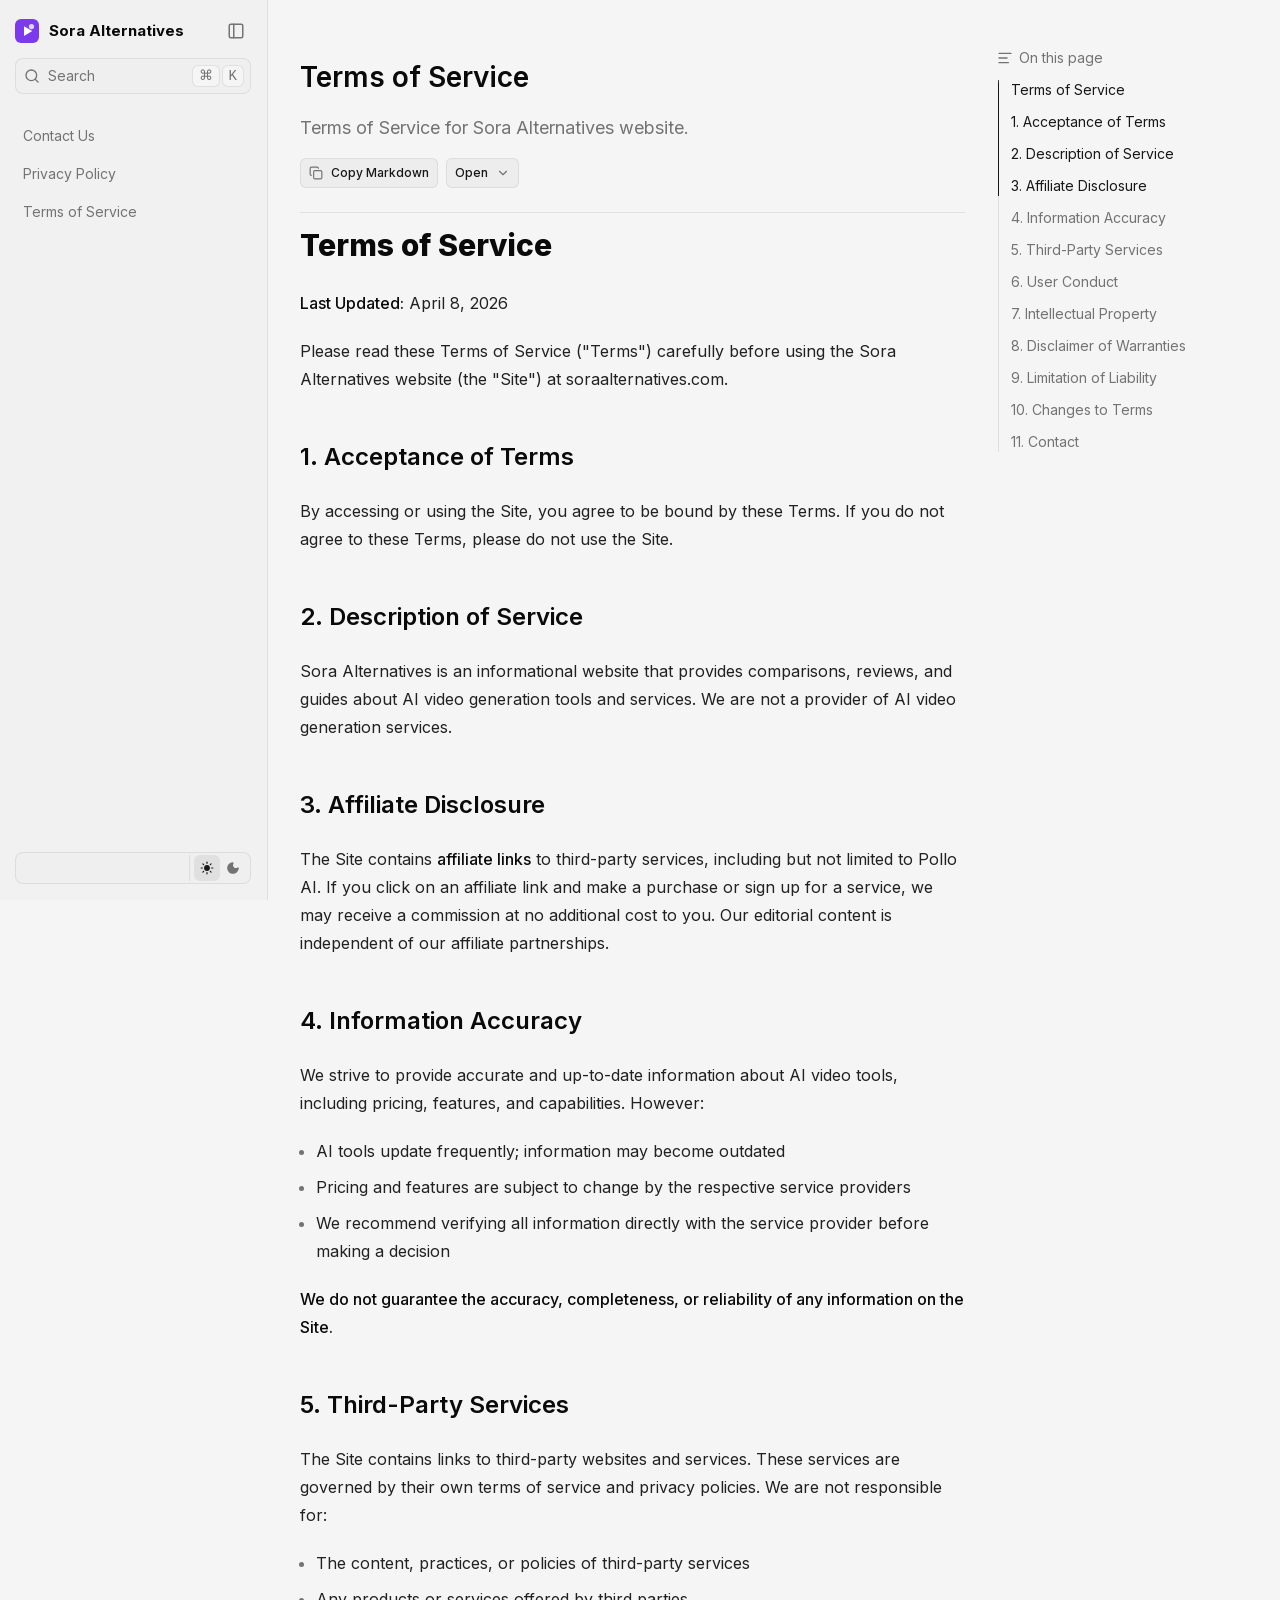
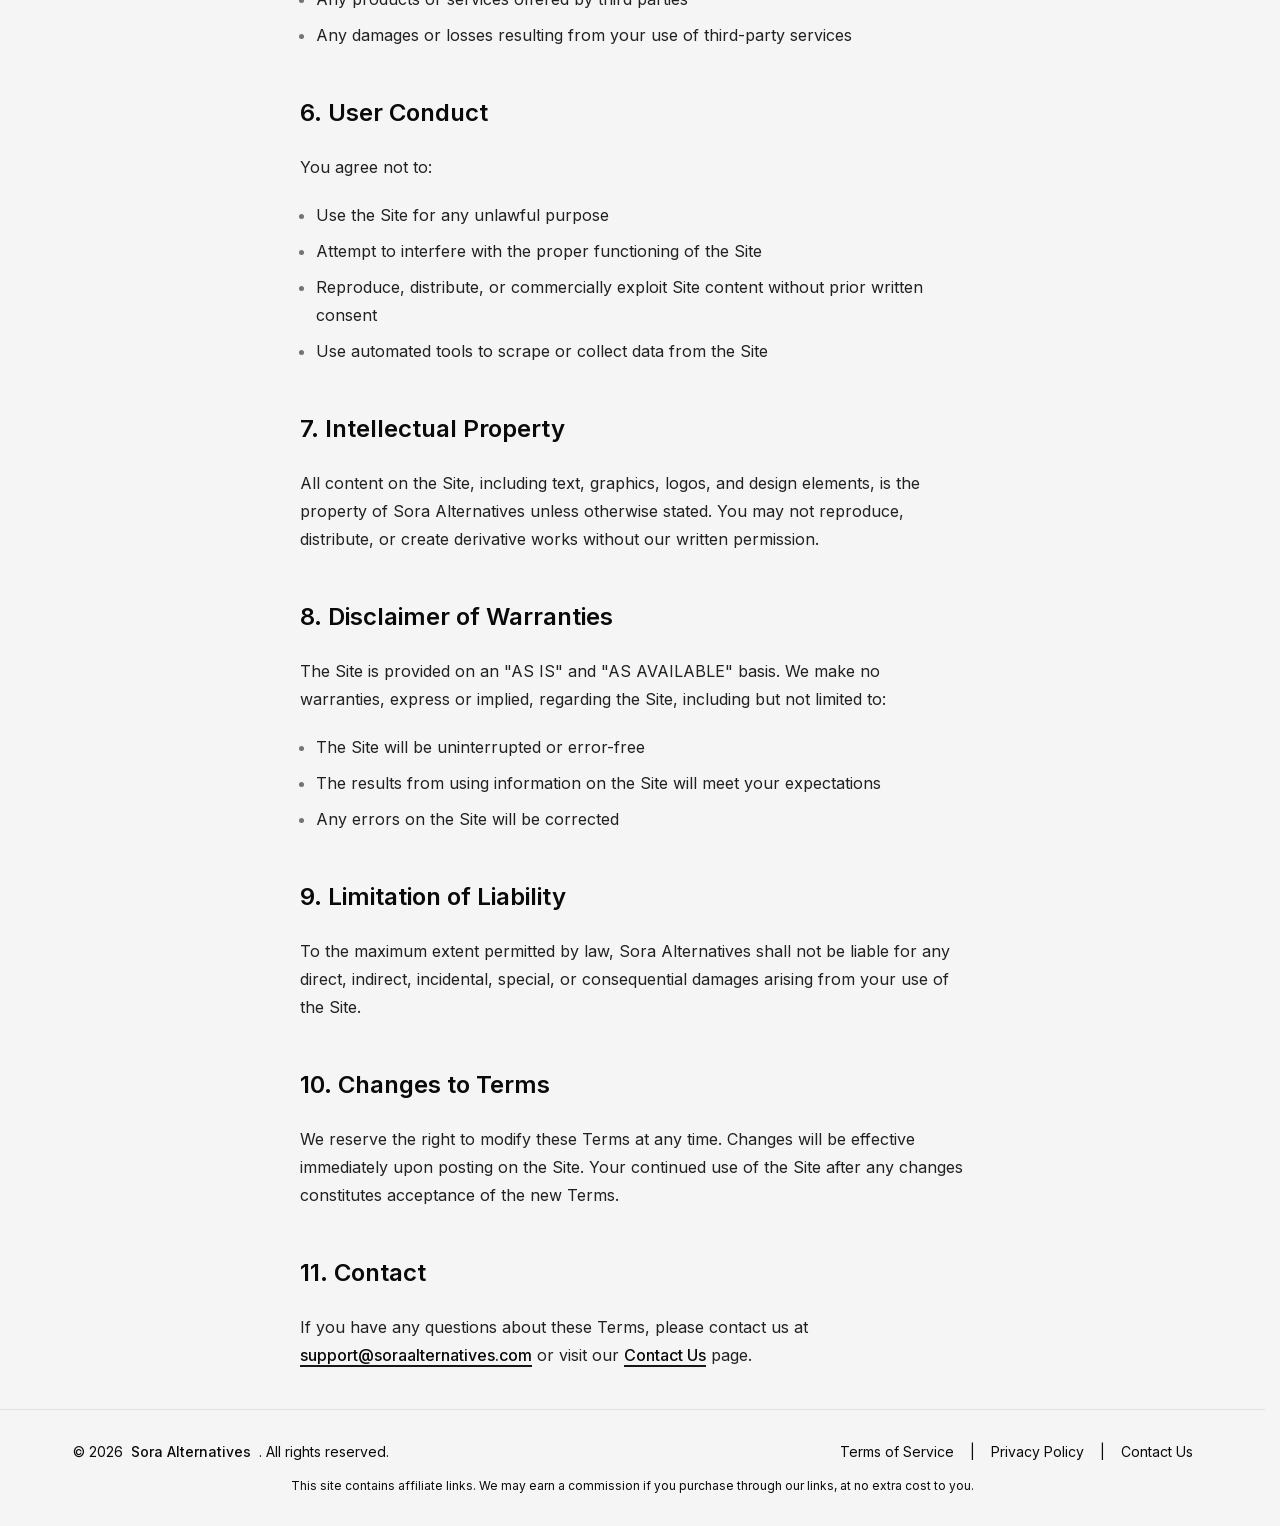
<file: docs/terms.html>
<!DOCTYPE html><html lang="en" class="inter_5972bc34-module__OU16Qa__className"><head><meta charSet="utf-8"/><meta name="viewport" content="width=device-width, initial-scale=1"/><link rel="preload" href="/_next/static/media/83afe278b6a6bb3c-s.p.0q-301v4kxxnr.woff2" as="font" crossorigin="" type="font/woff2"/><link rel="stylesheet" href="/_next/static/chunks/0hue1w.o6sh4..css" data-precedence="next"/><link rel="preload" as="script" fetchPriority="low" href="/_next/static/chunks/01ce_obxc_mrk.js"/><script src="/_next/static/chunks/11u9~g5dyxriv.js" async=""></script><script src="/_next/static/chunks/0_ekp~1940oxb.js" async=""></script><script src="/_next/static/chunks/0jx3b_z9f1..3.js" async=""></script><script src="/_next/static/chunks/turbopack-12g6skr_x8w1s.js" async=""></script><script src="/_next/static/chunks/0qz~8uhbscvf_.js" async=""></script><script src="/_next/static/chunks/10vyyy-7sv5ue.js" async=""></script><script src="/_next/static/chunks/0pprnl2enhy0..js" async=""></script><script src="/_next/static/chunks/09o9g~xg2p.-q.js" async=""></script><script src="/_next/static/chunks/0-39-klclflee.js" async=""></script><script src="/_next/static/chunks/0z1rsqzc~.pu5.js" async=""></script><script src="/_next/static/chunks/13lwe464wn1ve.js" async=""></script><script src="/_next/static/chunks/0.881tzoafyl2.js" async=""></script><script src="/_next/static/chunks/0f9b5msv~h1g9.js" async=""></script><script src="/_next/static/chunks/0w3lp2n-pqhrp.js" async=""></script><link rel="preload" href="https://www.googletagmanager.com/gtag/js?id=G-F3H512WWWD" as="script"/><meta name="next-size-adjust" content=""/><title>Terms of Service | Sora Alternatives</title><meta name="description" content="Terms of Service for Sora Alternatives website."/><meta name="theme-color" content="#7C3AED"/><meta name="msapplication-TileColor" content="#7C3AED"/><meta property="og:title" content="Terms of Service | Sora Alternatives"/><meta property="og:description" content="Terms of Service for Sora Alternatives website."/><meta property="og:image" content="https://soraalternatives.com/og/docs/terms/image.png"/><meta name="twitter:card" content="summary_large_image"/><meta name="twitter:title" content="Terms of Service | Sora Alternatives"/><meta name="twitter:description" content="Terms of Service for Sora Alternatives website."/><meta name="twitter:image" content="https://soraalternatives.com/og/docs/terms/image.png"/><link rel="icon" href="/favicon.ico?favicon.0ye6xsvmtkea5.ico" sizes="32x32" type="image/x-icon"/><link rel="icon" href="/favicon.ico" sizes="32x32"/><link rel="icon" href="/icon.svg" type="image/svg+xml"/><link rel="apple-touch-icon" href="/apple-touch-icon.png" sizes="180x180" type="image/png"/><script src="/_next/static/chunks/03~yq9q893hmn.js" noModule=""></script></head><body class="flex flex-col min-h-screen"><div hidden=""><!--$--><!--/$--></div><script>((a,b,c,d,e,f,g,h)=>{let i=document.documentElement,j=["light","dark"];function k(b){var c;(Array.isArray(a)?a:[a]).forEach(a=>{let c="class"===a,d=c&&f?e.map(a=>f[a]||a):e;c?(i.classList.remove(...d),i.classList.add(f&&f[b]?f[b]:b)):i.setAttribute(a,b)}),c=b,h&&j.includes(c)&&(i.style.colorScheme=c)}if(d)k(d);else try{let a=localStorage.getItem(b)||c,d=g&&"system"===a?window.matchMedia("(prefers-color-scheme: dark)").matches?"dark":"light":a;k(d)}catch(a){}})("class","theme","system",null,["light","dark"],null,true,true)</script><!--$--><!--/$--><div id="nd-docs-layout" data-sidebar-collapsed="false" data-column-changed="false" style="grid-template:&quot;sidebar sidebar header toc toc&quot;
&quot;sidebar sidebar toc-popover toc toc&quot;
&quot;sidebar sidebar main toc toc&quot; 1fr / minmax(min-content, 1fr) var(--fd-sidebar-col) minmax(0, calc(var(--fd-layout-width,97rem) - var(--fd-sidebar-width) - var(--fd-toc-width))) var(--fd-toc-width) minmax(min-content, 1fr);--fd-docs-row-1:var(--fd-banner-height, 0px);--fd-docs-row-2:calc(var(--fd-docs-row-1) + var(--fd-header-height));--fd-docs-row-3:calc(var(--fd-docs-row-2) + var(--fd-toc-popover-height));--fd-sidebar-col:var(--fd-sidebar-width)" class="grid overflow-x-clip min-h-(--fd-docs-height) [--fd-docs-height:100dvh] [--fd-header-height:0px] [--fd-toc-popover-height:0px] [--fd-sidebar-width:0px] [--fd-toc-width:0px] data-[column-changed=true]:transition-[grid-template-columns]"><header id="nd-subnav" data-transparent="false" class="[grid-area:header] sticky top-(--fd-docs-row-1) z-30 flex items-center ps-4 pe-2.5 border-b transition-colors backdrop-blur-sm h-(--fd-header-height) md:hidden max-md:layout:[--fd-header-height:--spacing(14)] data-[transparent=false]:bg-fd-background/80"><a class="inline-flex items-center gap-2.5 font-semibold" href="/"><svg class="h-6 w-6" viewBox="0 0 32 32" fill="none" xmlns="http://www.w3.org/2000/svg"><rect width="32" height="32" rx="8" fill="#7C3AED"></rect><path d="M12 9.5L23 16L12 22.5V9.5Z" fill="white"></path><circle cx="22" cy="10" r="3.5" fill="#DDD6FE"></circle></svg><span class="font-bold">Sora Alternatives</span></a><div class="flex-1"></div><button type="button" class="inline-flex items-center justify-center rounded-md text-sm font-medium transition-colors duration-100 disabled:pointer-events-none disabled:opacity-50 focus-visible:outline-none focus-visible:ring-2 focus-visible:ring-fd-ring hover:bg-fd-accent hover:text-fd-accent-foreground [&amp;_svg]:size-4.5 p-2" data-search="" aria-label="Open Search"><svg xmlns="http://www.w3.org/2000/svg" width="24" height="24" viewBox="0 0 24 24" fill="none" stroke="currentColor" stroke-width="2" stroke-linecap="round" stroke-linejoin="round" class="lucide lucide-search" aria-hidden="true"><path d="m21 21-4.34-4.34"></path><circle cx="11" cy="11" r="8"></circle></svg></button><button aria-label="Open Sidebar" class="inline-flex items-center justify-center rounded-md text-sm font-medium transition-colors duration-100 disabled:pointer-events-none disabled:opacity-50 focus-visible:outline-none focus-visible:ring-2 focus-visible:ring-fd-ring hover:bg-fd-accent hover:text-fd-accent-foreground [&amp;_svg]:size-4.5 p-2"><svg xmlns="http://www.w3.org/2000/svg" width="24" height="24" viewBox="0 0 24 24" fill="none" stroke="currentColor" stroke-width="2" stroke-linecap="round" stroke-linejoin="round" class="lucide lucide-panel-left" aria-hidden="true"><rect width="18" height="18" x="3" y="3" rx="2"></rect><path d="M9 3v18"></path></svg></button></header><div data-sidebar-placeholder="" class="sticky top-(--fd-docs-row-1) z-20 [grid-area:sidebar] pointer-events-none *:pointer-events-auto h-[calc(var(--fd-docs-height)-var(--fd-docs-row-1))] md:layout:[--fd-sidebar-width:268px] max-md:hidden"><aside id="nd-sidebar" data-collapsed="false" data-hovered="false" class="absolute flex flex-col w-full inset-s-0 inset-y-0 items-end bg-fd-card text-sm border-e duration-250 *:w-(--fd-sidebar-width)"><div class="flex flex-col gap-3 p-4 pb-2"><div class="flex"><a class="inline-flex text-[0.9375rem] items-center gap-2.5 font-medium me-auto" href="/"><svg class="h-6 w-6" viewBox="0 0 32 32" fill="none" xmlns="http://www.w3.org/2000/svg"><rect width="32" height="32" rx="8" fill="#7C3AED"></rect><path d="M12 9.5L23 16L12 22.5V9.5Z" fill="white"></path><circle cx="22" cy="10" r="3.5" fill="#DDD6FE"></circle></svg><span class="font-bold">Sora Alternatives</span></a><button type="button" aria-label="Collapse Sidebar" data-collapsed="false" class="inline-flex items-center justify-center rounded-md text-sm font-medium transition-colors duration-100 disabled:pointer-events-none disabled:opacity-50 focus-visible:outline-none focus-visible:ring-2 focus-visible:ring-fd-ring hover:bg-fd-accent hover:text-fd-accent-foreground p-1.5 [&amp;_svg]:size-4.5 mb-auto text-fd-muted-foreground"><svg xmlns="http://www.w3.org/2000/svg" width="24" height="24" viewBox="0 0 24 24" fill="none" stroke="currentColor" stroke-width="2" stroke-linecap="round" stroke-linejoin="round" class="lucide lucide-panel-left" aria-hidden="true"><rect width="18" height="18" x="3" y="3" rx="2"></rect><path d="M9 3v18"></path></svg></button></div><button type="button" data-search-full="" class="inline-flex items-center gap-2 rounded-lg border bg-fd-secondary/50 p-1.5 ps-2 text-sm text-fd-muted-foreground transition-colors hover:bg-fd-accent hover:text-fd-accent-foreground"><svg xmlns="http://www.w3.org/2000/svg" width="24" height="24" viewBox="0 0 24 24" fill="none" stroke="currentColor" stroke-width="2" stroke-linecap="round" stroke-linejoin="round" class="lucide lucide-search size-4" aria-hidden="true"><path d="m21 21-4.34-4.34"></path><circle cx="11" cy="11" r="8"></circle></svg>Search<div class="ms-auto inline-flex gap-0.5"><kbd class="rounded-md border bg-fd-background px-1.5">⌘</kbd><kbd class="rounded-md border bg-fd-background px-1.5">K</kbd></div></button></div><div dir="ltr" class="overflow-hidden min-h-0 flex-1" style="position:relative;--radix-scroll-area-corner-width:0px;--radix-scroll-area-corner-height:0px"><style>[data-radix-scroll-area-viewport]{scrollbar-width:none;-ms-overflow-style:none;-webkit-overflow-scrolling:touch;}[data-radix-scroll-area-viewport]::-webkit-scrollbar{display:none}</style><div data-radix-scroll-area-viewport="" class="size-full rounded-[inherit] *:flex! *:flex-col! *:gap-0.5! p-4 overscroll-contain mask-[linear-gradient(to_bottom,transparent,white_12px,white_calc(100%-12px),transparent)]" style="overflow-x:hidden;overflow-y:hidden"><div style="min-width:100%;display:table"><a data-active="false" class="relative flex flex-row items-center gap-2 rounded-lg p-2 text-start text-fd-muted-foreground wrap-anywhere [&amp;_svg]:size-4 [&amp;_svg]:shrink-0 transition-colors hover:bg-fd-accent/50 hover:text-fd-accent-foreground/80 hover:transition-none data-[active=true]:bg-fd-primary/10 data-[active=true]:text-fd-primary data-[active=true]:hover:transition-colors" style="padding-inline-start:calc(2 * var(--spacing))" href="/docs/contact">Contact Us</a><a data-active="false" class="relative flex flex-row items-center gap-2 rounded-lg p-2 text-start text-fd-muted-foreground wrap-anywhere [&amp;_svg]:size-4 [&amp;_svg]:shrink-0 transition-colors hover:bg-fd-accent/50 hover:text-fd-accent-foreground/80 hover:transition-none data-[active=true]:bg-fd-primary/10 data-[active=true]:text-fd-primary data-[active=true]:hover:transition-colors" style="padding-inline-start:calc(2 * var(--spacing))" href="/docs/privacy">Privacy Policy</a><a data-active="true" class="relative flex flex-row items-center gap-2 rounded-lg p-2 text-start text-fd-muted-foreground wrap-anywhere [&amp;_svg]:size-4 [&amp;_svg]:shrink-0 transition-colors hover:bg-fd-accent/50 hover:text-fd-accent-foreground/80 hover:transition-none data-[active=true]:bg-fd-primary/10 data-[active=true]:text-fd-primary data-[active=true]:hover:transition-colors" style="padding-inline-start:calc(2 * var(--spacing))" href="/docs/terms">Terms of Service</a></div></div></div><div class="flex flex-col p-4 pt-2"><div class="flex text-fd-muted-foreground items-center border bg-fd-secondary/50 p-0.5 pe-0 rounded-lg empty:hidden"><button class="inline-flex items-center border p-1 overflow-hidden px-1 py-0 border-y-0 border-e-0 rounded-none ms-auto *:rounded-md" aria-label="Toggle Theme" data-theme-toggle=""><svg xmlns="http://www.w3.org/2000/svg" width="24" height="24" viewBox="0 0 24 24" fill="currentColor" stroke="currentColor" stroke-width="2" stroke-linecap="round" stroke-linejoin="round" class="lucide lucide-sun size-6.5 p-1.5 text-fd-muted-foreground" aria-hidden="true"><circle cx="12" cy="12" r="4"></circle><path d="M12 2v2"></path><path d="M12 20v2"></path><path d="m4.93 4.93 1.41 1.41"></path><path d="m17.66 17.66 1.41 1.41"></path><path d="M2 12h2"></path><path d="M20 12h2"></path><path d="m6.34 17.66-1.41 1.41"></path><path d="m19.07 4.93-1.41 1.41"></path></svg><svg xmlns="http://www.w3.org/2000/svg" width="24" height="24" viewBox="0 0 24 24" fill="currentColor" stroke="currentColor" stroke-width="2" stroke-linecap="round" stroke-linejoin="round" class="lucide lucide-moon size-6.5 p-1.5 text-fd-muted-foreground" aria-hidden="true"><path d="M20.985 12.486a9 9 0 1 1-9.473-9.472c.405-.022.617.46.402.803a6 6 0 0 0 8.268 8.268c.344-.215.825-.004.803.401"></path></svg></button></div></div></aside></div><div data-sidebar-panel="" class="fixed flex top-[calc(--spacing(4)+var(--fd-docs-row-3))] inset-s-4 shadow-lg transition-opacity rounded-xl p-0.5 border bg-fd-muted text-fd-muted-foreground z-10 pointer-events-none opacity-0"><button type="button" aria-label="Collapse Sidebar" data-collapsed="false" class="inline-flex items-center justify-center text-sm font-medium transition-colors duration-100 disabled:pointer-events-none disabled:opacity-50 focus-visible:outline-none focus-visible:ring-2 focus-visible:ring-fd-ring hover:bg-fd-accent hover:text-fd-accent-foreground p-1.5 [&amp;_svg]:size-4.5 rounded-lg"><svg xmlns="http://www.w3.org/2000/svg" width="24" height="24" viewBox="0 0 24 24" fill="none" stroke="currentColor" stroke-width="2" stroke-linecap="round" stroke-linejoin="round" class="lucide lucide-panel-left" aria-hidden="true"><rect width="18" height="18" x="3" y="3" rx="2"></rect><path d="M9 3v18"></path></svg></button><button type="button" class="inline-flex items-center justify-center text-sm font-medium transition-colors duration-100 disabled:pointer-events-none disabled:opacity-50 focus-visible:outline-none focus-visible:ring-2 focus-visible:ring-fd-ring hover:bg-fd-accent hover:text-fd-accent-foreground p-1.5 [&amp;_svg]:size-4.5 rounded-lg" data-search="" aria-label="Open Search"><svg xmlns="http://www.w3.org/2000/svg" width="24" height="24" viewBox="0 0 24 24" fill="none" stroke="currentColor" stroke-width="2" stroke-linecap="round" stroke-linejoin="round" class="lucide lucide-search" aria-hidden="true"><path d="m21 21-4.34-4.34"></path><circle cx="11" cy="11" r="8"></circle></svg></button></div><div data-state="closed" data-toc-popover="" class="sticky top-(--fd-docs-row-2) z-10 [grid-area:toc-popover] h-(--fd-toc-popover-height) xl:hidden max-xl:layout:[--fd-toc-popover-height:--spacing(10)]"><header class="border-b backdrop-blur-sm transition-colors bg-fd-background/80"><button type="button" aria-controls="radix-_R_lfiv35unb_" aria-expanded="false" data-state="closed" class="flex w-full h-10 items-center text-sm text-fd-muted-foreground gap-2.5 px-4 py-2.5 text-start focus-visible:outline-none [&amp;_svg]:size-4 md:px-6" data-toc-popover-trigger=""><svg role="progressbar" viewBox="0 0 24 24" aria-valuenow="0" aria-valuemin="0" aria-valuemax="1" class="shrink-0"><circle cx="12" cy="12" r="11" fill="none" stroke-width="2" class="stroke-current/25"></circle><circle cx="12" cy="12" r="11" fill="none" stroke-width="2" stroke="currentColor" stroke-dasharray="69.11503837897544" stroke-dashoffset="69.11503837897544" stroke-linecap="round" transform="rotate(-90 12 12)" class="transition-all"></circle></svg><span class="grid flex-1 *:my-auto *:row-start-1 *:col-start-1"><span class="truncate transition-[opacity,translate,color]">Terms of Service</span><span class="truncate transition-[opacity,translate] opacity-0 translate-y-full pointer-events-none"></span></span><svg xmlns="http://www.w3.org/2000/svg" width="24" height="24" viewBox="0 0 24 24" fill="none" stroke="currentColor" stroke-width="2" stroke-linecap="round" stroke-linejoin="round" class="lucide lucide-chevron-down shrink-0 transition-transform mx-0.5" aria-hidden="true"><path d="m6 9 6 6 6-6"></path></svg></button><div data-state="closed" id="radix-_R_lfiv35unb_" hidden="" data-toc-popover-content="" class="overflow-hidden"></div></header></div><article id="nd-page" data-full="false" class="flex flex-col w-full max-w-[900px] mx-auto [grid-area:main] px-4 py-6 gap-4 md:px-6 md:pt-8 xl:px-8 xl:pt-14 xl:layout:[--fd-toc-width:268px]"><h1 class="text-[1.75em] font-semibold">Terms of Service</h1><p class="text-lg text-fd-muted-foreground mb-0">Terms of Service for Sora Alternatives website.</p><div class="flex flex-row gap-2 items-center border-b pb-6"><button class="inline-flex items-center justify-center rounded-md p-2 font-medium transition-colors duration-100 disabled:pointer-events-none disabled:opacity-50 focus-visible:outline-none focus-visible:ring-2 focus-visible:ring-fd-ring border bg-fd-secondary text-fd-secondary-foreground hover:bg-fd-accent hover:text-fd-accent-foreground px-2 py-1.5 text-xs gap-2 [&amp;_svg]:size-3.5 [&amp;_svg]:text-fd-muted-foreground"><svg xmlns="http://www.w3.org/2000/svg" width="24" height="24" viewBox="0 0 24 24" fill="none" stroke="currentColor" stroke-width="2" stroke-linecap="round" stroke-linejoin="round" class="lucide lucide-copy" aria-hidden="true"><rect width="14" height="14" x="8" y="8" rx="2" ry="2"></rect><path d="M4 16c-1.1 0-2-.9-2-2V4c0-1.1.9-2 2-2h10c1.1 0 2 .9 2 2"></path></svg>Copy Markdown</button><button type="button" aria-haspopup="dialog" aria-expanded="false" aria-controls="radix-_R_4t5fiv35unb_" data-state="closed" class="inline-flex items-center justify-center rounded-md p-2 font-medium transition-colors duration-100 disabled:pointer-events-none disabled:opacity-50 focus-visible:outline-none focus-visible:ring-2 focus-visible:ring-fd-ring border bg-fd-secondary text-fd-secondary-foreground hover:bg-fd-accent hover:text-fd-accent-foreground px-2 py-1.5 text-xs gap-2 data-[state=open]:bg-fd-accent data-[state=open]:text-fd-accent-foreground">Open<svg xmlns="http://www.w3.org/2000/svg" width="24" height="24" viewBox="0 0 24 24" fill="none" stroke="currentColor" stroke-width="2" stroke-linecap="round" stroke-linejoin="round" class="lucide lucide-chevron-down size-3.5 text-fd-muted-foreground" aria-hidden="true"><path d="m6 9 6 6 6-6"></path></svg></button></div><div class="prose flex-1"><h1 class="flex scroll-m-28 flex-row items-center gap-2" id="terms-of-service"><a data-card="" href="#terms-of-service" class="peer">Terms of Service</a><svg xmlns="http://www.w3.org/2000/svg" width="24" height="24" viewBox="0 0 24 24" fill="none" stroke="currentColor" stroke-width="2" stroke-linecap="round" stroke-linejoin="round" class="lucide lucide-link size-3.5 shrink-0 text-fd-muted-foreground opacity-0 transition-opacity peer-hover:opacity-100" aria-hidden="true"><path d="M10 13a5 5 0 0 0 7.54.54l3-3a5 5 0 0 0-7.07-7.07l-1.72 1.71"></path><path d="M14 11a5 5 0 0 0-7.54-.54l-3 3a5 5 0 0 0 7.07 7.07l1.71-1.71"></path></svg></h1>
<p><strong>Last Updated:</strong> April 8, 2026</p>
<p>Please read these Terms of Service (&quot;Terms&quot;) carefully before using the Sora Alternatives website (the &quot;Site&quot;) at soraalternatives.com.</p>
<h2 class="flex scroll-m-28 flex-row items-center gap-2" id="1-acceptance-of-terms"><a data-card="" href="#1-acceptance-of-terms" class="peer">1. Acceptance of Terms</a><svg xmlns="http://www.w3.org/2000/svg" width="24" height="24" viewBox="0 0 24 24" fill="none" stroke="currentColor" stroke-width="2" stroke-linecap="round" stroke-linejoin="round" class="lucide lucide-link size-3.5 shrink-0 text-fd-muted-foreground opacity-0 transition-opacity peer-hover:opacity-100" aria-hidden="true"><path d="M10 13a5 5 0 0 0 7.54.54l3-3a5 5 0 0 0-7.07-7.07l-1.72 1.71"></path><path d="M14 11a5 5 0 0 0-7.54-.54l-3 3a5 5 0 0 0 7.07 7.07l1.71-1.71"></path></svg></h2>
<p>By accessing or using the Site, you agree to be bound by these Terms. If you do not agree to these Terms, please do not use the Site.</p>
<h2 class="flex scroll-m-28 flex-row items-center gap-2" id="2-description-of-service"><a data-card="" href="#2-description-of-service" class="peer">2. Description of Service</a><svg xmlns="http://www.w3.org/2000/svg" width="24" height="24" viewBox="0 0 24 24" fill="none" stroke="currentColor" stroke-width="2" stroke-linecap="round" stroke-linejoin="round" class="lucide lucide-link size-3.5 shrink-0 text-fd-muted-foreground opacity-0 transition-opacity peer-hover:opacity-100" aria-hidden="true"><path d="M10 13a5 5 0 0 0 7.54.54l3-3a5 5 0 0 0-7.07-7.07l-1.72 1.71"></path><path d="M14 11a5 5 0 0 0-7.54-.54l-3 3a5 5 0 0 0 7.07 7.07l1.71-1.71"></path></svg></h2>
<p>Sora Alternatives is an informational website that provides comparisons, reviews, and guides about AI video generation tools and services. We are not a provider of AI video generation services.</p>
<h2 class="flex scroll-m-28 flex-row items-center gap-2" id="3-affiliate-disclosure"><a data-card="" href="#3-affiliate-disclosure" class="peer">3. Affiliate Disclosure</a><svg xmlns="http://www.w3.org/2000/svg" width="24" height="24" viewBox="0 0 24 24" fill="none" stroke="currentColor" stroke-width="2" stroke-linecap="round" stroke-linejoin="round" class="lucide lucide-link size-3.5 shrink-0 text-fd-muted-foreground opacity-0 transition-opacity peer-hover:opacity-100" aria-hidden="true"><path d="M10 13a5 5 0 0 0 7.54.54l3-3a5 5 0 0 0-7.07-7.07l-1.72 1.71"></path><path d="M14 11a5 5 0 0 0-7.54-.54l-3 3a5 5 0 0 0 7.07 7.07l1.71-1.71"></path></svg></h2>
<p>The Site contains <strong>affiliate links</strong> to third-party services, including but not limited to Pollo AI. If you click on an affiliate link and make a purchase or sign up for a service, we may receive a commission at no additional cost to you. Our editorial content is independent of our affiliate partnerships.</p>
<h2 class="flex scroll-m-28 flex-row items-center gap-2" id="4-information-accuracy"><a data-card="" href="#4-information-accuracy" class="peer">4. Information Accuracy</a><svg xmlns="http://www.w3.org/2000/svg" width="24" height="24" viewBox="0 0 24 24" fill="none" stroke="currentColor" stroke-width="2" stroke-linecap="round" stroke-linejoin="round" class="lucide lucide-link size-3.5 shrink-0 text-fd-muted-foreground opacity-0 transition-opacity peer-hover:opacity-100" aria-hidden="true"><path d="M10 13a5 5 0 0 0 7.54.54l3-3a5 5 0 0 0-7.07-7.07l-1.72 1.71"></path><path d="M14 11a5 5 0 0 0-7.54-.54l-3 3a5 5 0 0 0 7.07 7.07l1.71-1.71"></path></svg></h2>
<p>We strive to provide accurate and up-to-date information about AI video tools, including pricing, features, and capabilities. However:</p>
<ul>
<li>AI tools update frequently; information may become outdated</li>
<li>Pricing and features are subject to change by the respective service providers</li>
<li>We recommend verifying all information directly with the service provider before making a decision</li>
</ul>
<p><strong>We do not guarantee the accuracy, completeness, or reliability of any information on the Site.</strong></p>
<h2 class="flex scroll-m-28 flex-row items-center gap-2" id="5-third-party-services"><a data-card="" href="#5-third-party-services" class="peer">5. Third-Party Services</a><svg xmlns="http://www.w3.org/2000/svg" width="24" height="24" viewBox="0 0 24 24" fill="none" stroke="currentColor" stroke-width="2" stroke-linecap="round" stroke-linejoin="round" class="lucide lucide-link size-3.5 shrink-0 text-fd-muted-foreground opacity-0 transition-opacity peer-hover:opacity-100" aria-hidden="true"><path d="M10 13a5 5 0 0 0 7.54.54l3-3a5 5 0 0 0-7.07-7.07l-1.72 1.71"></path><path d="M14 11a5 5 0 0 0-7.54-.54l-3 3a5 5 0 0 0 7.07 7.07l1.71-1.71"></path></svg></h2>
<p>The Site contains links to third-party websites and services. These services are governed by their own terms of service and privacy policies. We are not responsible for:</p>
<ul>
<li>The content, practices, or policies of third-party services</li>
<li>Any products or services offered by third parties</li>
<li>Any damages or losses resulting from your use of third-party services</li>
</ul>
<h2 class="flex scroll-m-28 flex-row items-center gap-2" id="6-user-conduct"><a data-card="" href="#6-user-conduct" class="peer">6. User Conduct</a><svg xmlns="http://www.w3.org/2000/svg" width="24" height="24" viewBox="0 0 24 24" fill="none" stroke="currentColor" stroke-width="2" stroke-linecap="round" stroke-linejoin="round" class="lucide lucide-link size-3.5 shrink-0 text-fd-muted-foreground opacity-0 transition-opacity peer-hover:opacity-100" aria-hidden="true"><path d="M10 13a5 5 0 0 0 7.54.54l3-3a5 5 0 0 0-7.07-7.07l-1.72 1.71"></path><path d="M14 11a5 5 0 0 0-7.54-.54l-3 3a5 5 0 0 0 7.07 7.07l1.71-1.71"></path></svg></h2>
<p>You agree not to:</p>
<ul>
<li>Use the Site for any unlawful purpose</li>
<li>Attempt to interfere with the proper functioning of the Site</li>
<li>Reproduce, distribute, or commercially exploit Site content without prior written consent</li>
<li>Use automated tools to scrape or collect data from the Site</li>
</ul>
<h2 class="flex scroll-m-28 flex-row items-center gap-2" id="7-intellectual-property"><a data-card="" href="#7-intellectual-property" class="peer">7. Intellectual Property</a><svg xmlns="http://www.w3.org/2000/svg" width="24" height="24" viewBox="0 0 24 24" fill="none" stroke="currentColor" stroke-width="2" stroke-linecap="round" stroke-linejoin="round" class="lucide lucide-link size-3.5 shrink-0 text-fd-muted-foreground opacity-0 transition-opacity peer-hover:opacity-100" aria-hidden="true"><path d="M10 13a5 5 0 0 0 7.54.54l3-3a5 5 0 0 0-7.07-7.07l-1.72 1.71"></path><path d="M14 11a5 5 0 0 0-7.54-.54l-3 3a5 5 0 0 0 7.07 7.07l1.71-1.71"></path></svg></h2>
<p>All content on the Site, including text, graphics, logos, and design elements, is the property of Sora Alternatives unless otherwise stated. You may not reproduce, distribute, or create derivative works without our written permission.</p>
<h2 class="flex scroll-m-28 flex-row items-center gap-2" id="8-disclaimer-of-warranties"><a data-card="" href="#8-disclaimer-of-warranties" class="peer">8. Disclaimer of Warranties</a><svg xmlns="http://www.w3.org/2000/svg" width="24" height="24" viewBox="0 0 24 24" fill="none" stroke="currentColor" stroke-width="2" stroke-linecap="round" stroke-linejoin="round" class="lucide lucide-link size-3.5 shrink-0 text-fd-muted-foreground opacity-0 transition-opacity peer-hover:opacity-100" aria-hidden="true"><path d="M10 13a5 5 0 0 0 7.54.54l3-3a5 5 0 0 0-7.07-7.07l-1.72 1.71"></path><path d="M14 11a5 5 0 0 0-7.54-.54l-3 3a5 5 0 0 0 7.07 7.07l1.71-1.71"></path></svg></h2>
<p>The Site is provided on an &quot;AS IS&quot; and &quot;AS AVAILABLE&quot; basis. We make no warranties, express or implied, regarding the Site, including but not limited to:</p>
<ul>
<li>The Site will be uninterrupted or error-free</li>
<li>The results from using information on the Site will meet your expectations</li>
<li>Any errors on the Site will be corrected</li>
</ul>
<h2 class="flex scroll-m-28 flex-row items-center gap-2" id="9-limitation-of-liability"><a data-card="" href="#9-limitation-of-liability" class="peer">9. Limitation of Liability</a><svg xmlns="http://www.w3.org/2000/svg" width="24" height="24" viewBox="0 0 24 24" fill="none" stroke="currentColor" stroke-width="2" stroke-linecap="round" stroke-linejoin="round" class="lucide lucide-link size-3.5 shrink-0 text-fd-muted-foreground opacity-0 transition-opacity peer-hover:opacity-100" aria-hidden="true"><path d="M10 13a5 5 0 0 0 7.54.54l3-3a5 5 0 0 0-7.07-7.07l-1.72 1.71"></path><path d="M14 11a5 5 0 0 0-7.54-.54l-3 3a5 5 0 0 0 7.07 7.07l1.71-1.71"></path></svg></h2>
<p>To the maximum extent permitted by law, Sora Alternatives shall not be liable for any direct, indirect, incidental, special, or consequential damages arising from your use of the Site.</p>
<h2 class="flex scroll-m-28 flex-row items-center gap-2" id="10-changes-to-terms"><a data-card="" href="#10-changes-to-terms" class="peer">10. Changes to Terms</a><svg xmlns="http://www.w3.org/2000/svg" width="24" height="24" viewBox="0 0 24 24" fill="none" stroke="currentColor" stroke-width="2" stroke-linecap="round" stroke-linejoin="round" class="lucide lucide-link size-3.5 shrink-0 text-fd-muted-foreground opacity-0 transition-opacity peer-hover:opacity-100" aria-hidden="true"><path d="M10 13a5 5 0 0 0 7.54.54l3-3a5 5 0 0 0-7.07-7.07l-1.72 1.71"></path><path d="M14 11a5 5 0 0 0-7.54-.54l-3 3a5 5 0 0 0 7.07 7.07l1.71-1.71"></path></svg></h2>
<p>We reserve the right to modify these Terms at any time. Changes will be effective immediately upon posting on the Site. Your continued use of the Site after any changes constitutes acceptance of the new Terms.</p>
<h2 class="flex scroll-m-28 flex-row items-center gap-2" id="11-contact"><a data-card="" href="#11-contact" class="peer">11. Contact</a><svg xmlns="http://www.w3.org/2000/svg" width="24" height="24" viewBox="0 0 24 24" fill="none" stroke="currentColor" stroke-width="2" stroke-linecap="round" stroke-linejoin="round" class="lucide lucide-link size-3.5 shrink-0 text-fd-muted-foreground opacity-0 transition-opacity peer-hover:opacity-100" aria-hidden="true"><path d="M10 13a5 5 0 0 0 7.54.54l3-3a5 5 0 0 0-7.07-7.07l-1.72 1.71"></path><path d="M14 11a5 5 0 0 0-7.54-.54l-3 3a5 5 0 0 0 7.07 7.07l1.71-1.71"></path></svg></h2>
<p>If you have any questions about these Terms, please contact us at <strong><a href="mailto:support@soraalternatives.com" rel="noreferrer noopener" target="_blank">support@soraalternatives.com</a></strong> or visit our <a href="/docs/contact">Contact Us</a> page.</p></div><div class="@container grid gap-4 grid-cols-1"><a class="flex flex-col gap-2 rounded-lg border p-4 text-sm transition-colors hover:bg-fd-accent/80 hover:text-fd-accent-foreground @max-lg:col-span-full" href="/docs/privacy"><div class="inline-flex items-center gap-1.5 font-medium"><svg xmlns="http://www.w3.org/2000/svg" width="24" height="24" viewBox="0 0 24 24" fill="none" stroke="currentColor" stroke-width="2" stroke-linecap="round" stroke-linejoin="round" class="lucide lucide-chevron-left -mx-1 size-4 shrink-0 rtl:rotate-180" aria-hidden="true"><path d="m15 18-6-6 6-6"></path></svg><p>Privacy Policy</p></div><p class="text-fd-muted-foreground truncate">Privacy Policy for Sora Alternatives website.</p></a></div></article><div id="nd-toc" class="sticky top-(--fd-docs-row-1) h-[calc(var(--fd-docs-height)-var(--fd-docs-row-1))] flex flex-col [grid-area:toc] w-(--fd-toc-width) pt-12 pe-4 pb-2 max-xl:hidden"><h3 id="toc-title" class="inline-flex items-center gap-1.5 text-sm text-fd-muted-foreground"><svg xmlns="http://www.w3.org/2000/svg" width="24" height="24" viewBox="0 0 24 24" fill="none" stroke="currentColor" stroke-width="2" stroke-linecap="round" stroke-linejoin="round" class="lucide lucide-text-align-start size-4" aria-hidden="true"><path d="M21 5H3"></path><path d="M15 12H3"></path><path d="M17 19H3"></path></svg>On this page</h3><div class="relative min-h-0 text-sm ms-px overflow-auto [scrollbar-width:none] mask-[linear-gradient(to_bottom,transparent,white_16px,white_calc(100%-16px),transparent)] py-3"><div class="relative"><div data-hidden="true" class="absolute inset-y-0 inset-s-0 bg-fd-primary w-px transition-[clip-path]" style="clip-path:polygon(0 var(--fd-top), 100% var(--fd-top), 100% calc(var(--fd-top) + var(--fd-height)), 0 calc(var(--fd-top) + var(--fd-height)))"></div><div class="flex flex-col border-s border-fd-foreground/10"><a data-active="false" href="#terms-of-service" class="prose py-1.5 text-sm text-fd-muted-foreground scroll-m-4 transition-colors wrap-anywhere first:pt-0 last:pb-0 data-[active=true]:text-fd-primary hover:text-fd-accent-foreground ps-3">Terms of Service</a><a data-active="false" href="#1-acceptance-of-terms" class="prose py-1.5 text-sm text-fd-muted-foreground scroll-m-4 transition-colors wrap-anywhere first:pt-0 last:pb-0 data-[active=true]:text-fd-primary hover:text-fd-accent-foreground ps-3">1. Acceptance of Terms</a><a data-active="false" href="#2-description-of-service" class="prose py-1.5 text-sm text-fd-muted-foreground scroll-m-4 transition-colors wrap-anywhere first:pt-0 last:pb-0 data-[active=true]:text-fd-primary hover:text-fd-accent-foreground ps-3">2. Description of Service</a><a data-active="false" href="#3-affiliate-disclosure" class="prose py-1.5 text-sm text-fd-muted-foreground scroll-m-4 transition-colors wrap-anywhere first:pt-0 last:pb-0 data-[active=true]:text-fd-primary hover:text-fd-accent-foreground ps-3">3. Affiliate Disclosure</a><a data-active="false" href="#4-information-accuracy" class="prose py-1.5 text-sm text-fd-muted-foreground scroll-m-4 transition-colors wrap-anywhere first:pt-0 last:pb-0 data-[active=true]:text-fd-primary hover:text-fd-accent-foreground ps-3">4. Information Accuracy</a><a data-active="false" href="#5-third-party-services" class="prose py-1.5 text-sm text-fd-muted-foreground scroll-m-4 transition-colors wrap-anywhere first:pt-0 last:pb-0 data-[active=true]:text-fd-primary hover:text-fd-accent-foreground ps-3">5. Third-Party Services</a><a data-active="false" href="#6-user-conduct" class="prose py-1.5 text-sm text-fd-muted-foreground scroll-m-4 transition-colors wrap-anywhere first:pt-0 last:pb-0 data-[active=true]:text-fd-primary hover:text-fd-accent-foreground ps-3">6. User Conduct</a><a data-active="false" href="#7-intellectual-property" class="prose py-1.5 text-sm text-fd-muted-foreground scroll-m-4 transition-colors wrap-anywhere first:pt-0 last:pb-0 data-[active=true]:text-fd-primary hover:text-fd-accent-foreground ps-3">7. Intellectual Property</a><a data-active="false" href="#8-disclaimer-of-warranties" class="prose py-1.5 text-sm text-fd-muted-foreground scroll-m-4 transition-colors wrap-anywhere first:pt-0 last:pb-0 data-[active=true]:text-fd-primary hover:text-fd-accent-foreground ps-3">8. Disclaimer of Warranties</a><a data-active="false" href="#9-limitation-of-liability" class="prose py-1.5 text-sm text-fd-muted-foreground scroll-m-4 transition-colors wrap-anywhere first:pt-0 last:pb-0 data-[active=true]:text-fd-primary hover:text-fd-accent-foreground ps-3">9. Limitation of Liability</a><a data-active="false" href="#10-changes-to-terms" class="prose py-1.5 text-sm text-fd-muted-foreground scroll-m-4 transition-colors wrap-anywhere first:pt-0 last:pb-0 data-[active=true]:text-fd-primary hover:text-fd-accent-foreground ps-3">10. Changes to Terms</a><a data-active="false" href="#11-contact" class="prose py-1.5 text-sm text-fd-muted-foreground scroll-m-4 transition-colors wrap-anywhere first:pt-0 last:pb-0 data-[active=true]:text-fd-primary hover:text-fd-accent-foreground ps-3">11. Contact</a></div></div></div></div><!--$--><!--/$--></div><footer class="border-t border-border bg-muted/30"><div class="mx-auto max-w-6xl px-4 py-8"><div class="flex flex-col items-center gap-4 sm:flex-row sm:justify-between"><div class="flex items-center gap-2 text-sm text-muted-foreground"><span>© <!-- -->2026</span><a class="font-medium text-foreground hover:underline" href="/">Sora Alternatives</a><span>. All rights reserved.</span></div><nav class="flex items-center gap-4 text-sm"><a class="text-muted-foreground hover:text-foreground hover:underline" href="/docs/terms">Terms of Service</a><span class="text-border">|</span><a class="text-muted-foreground hover:text-foreground hover:underline" href="/docs/privacy">Privacy Policy</a><span class="text-border">|</span><a class="text-muted-foreground hover:text-foreground hover:underline" href="/docs/contact">Contact Us</a></nav></div><p class="mt-4 text-center text-xs text-muted-foreground/60">This site contains affiliate links. We may earn a commission if you purchase through our links, at no extra cost to you.</p></div></footer><script src="/_next/static/chunks/01ce_obxc_mrk.js" id="_R_" async=""></script><script>(self.__next_f=self.__next_f||[]).push([0])</script><script>self.__next_f.push([1,"1:\"$Sreact.fragment\"\n2:I[91641,[\"/_next/static/chunks/0qz~8uhbscvf_.js\",\"/_next/static/chunks/10vyyy-7sv5ue.js\",\"/_next/static/chunks/0pprnl2enhy0..js\",\"/_next/static/chunks/09o9g~xg2p.-q.js\",\"/_next/static/chunks/0-39-klclflee.js\",\"/_next/static/chunks/0z1rsqzc~.pu5.js\"],\"\"]\n3:I[67028,[\"/_next/static/chunks/0qz~8uhbscvf_.js\",\"/_next/static/chunks/10vyyy-7sv5ue.js\",\"/_next/static/chunks/0pprnl2enhy0..js\",\"/_next/static/chunks/09o9g~xg2p.-q.js\",\"/_next/static/chunks/0-39-klclflee.js\",\"/_next/static/chunks/0z1rsqzc~.pu5.js\"],\"Provider\"]\n4:I[40992,[\"/_next/static/chunks/0qz~8uhbscvf_.js\",\"/_next/static/chunks/10vyyy-7sv5ue.js\",\"/_next/static/chunks/0pprnl2enhy0..js\",\"/_next/static/chunks/09o9g~xg2p.-q.js\",\"/_next/static/chunks/0-39-klclflee.js\",\"/_next/static/chunks/0z1rsqzc~.pu5.js\"],\"default\"]\n5:I[31671,[\"/_next/static/chunks/0qz~8uhbscvf_.js\",\"/_next/static/chunks/10vyyy-7sv5ue.js\",\"/_next/static/chunks/0pprnl2enhy0..js\",\"/_next/static/chunks/09o9g~xg2p.-q.js\",\"/_next/static/chunks/0-39-klclflee.js\",\"/_next/static/chunks/0z1rsqzc~.pu5.js\"],\"default\"]\n6:I[3056,[\"/_next/static/chunks/0qz~8uhbscvf_.js\",\"/_next/static/chunks/10vyyy-7sv5ue.js\",\"/_next/static/chunks/0pprnl2enhy0..js\",\"/_next/static/chunks/09o9g~xg2p.-q.js\",\"/_next/static/chunks/0-39-klclflee.js\",\"/_next/static/chunks/0z1rsqzc~.pu5.js\",\"/_next/static/chunks/13lwe464wn1ve.js\",\"/_next/static/chunks/0.881tzoafyl2.js\"],\"LayoutBody\"]\ne:I[10851,[\"/_next/static/chunks/0qz~8uhbscvf_.js\",\"/_next/static/chunks/10vyyy-7sv5ue.js\",\"/_next/static/chunks/0pprnl2enhy0..js\",\"/_next/static/chunks/09o9g~xg2p.-q.js\",\"/_next/static/chunks/0-39-klclflee.js\",\"/_next/static/chunks/0z1rsqzc~.pu5.js\"],\"default\",1]\n:HL[\"/_next/static/chunks/0hue1w.o6sh4..css\",\"style\"]\n:HL[\"/_next/static/media/83afe278b6a6bb3c-s.p.0q-301v4kxxnr.woff2\",\"font\",{\"crossOrigin\":\"\",\"type\":\"font/woff2\"}]\n"])</script><script>self.__next_f.push([1,"0:{\"P\":null,\"c\":[\"\",\"docs\",\"terms\"],\"q\":\"\",\"i\":false,\"f\":[[[\"\",{\"children\":[\"docs\",{\"children\":[[\"slug\",\"terms\",\"oc\",null],{\"children\":[\"__PAGE__\",{}]}]}]},\"$undefined\",\"$undefined\",16],[[\"$\",\"$1\",\"c\",{\"children\":[[[\"$\",\"link\",\"0\",{\"rel\":\"stylesheet\",\"href\":\"/_next/static/chunks/0hue1w.o6sh4..css\",\"precedence\":\"next\",\"crossOrigin\":\"$undefined\",\"nonce\":\"$undefined\"}],[\"$\",\"script\",\"script-0\",{\"src\":\"/_next/static/chunks/0qz~8uhbscvf_.js\",\"async\":true,\"nonce\":\"$undefined\"}],[\"$\",\"script\",\"script-1\",{\"src\":\"/_next/static/chunks/10vyyy-7sv5ue.js\",\"async\":true,\"nonce\":\"$undefined\"}],[\"$\",\"script\",\"script-2\",{\"src\":\"/_next/static/chunks/0pprnl2enhy0..js\",\"async\":true,\"nonce\":\"$undefined\"}],[\"$\",\"script\",\"script-3\",{\"src\":\"/_next/static/chunks/09o9g~xg2p.-q.js\",\"async\":true,\"nonce\":\"$undefined\"}],[\"$\",\"script\",\"script-4\",{\"src\":\"/_next/static/chunks/0-39-klclflee.js\",\"async\":true,\"nonce\":\"$undefined\"}],[\"$\",\"script\",\"script-5\",{\"src\":\"/_next/static/chunks/0z1rsqzc~.pu5.js\",\"async\":true,\"nonce\":\"$undefined\"}]],[\"$\",\"html\",null,{\"lang\":\"en\",\"className\":\"inter_5972bc34-module__OU16Qa__className\",\"suppressHydrationWarning\":true,\"children\":[[\"$\",\"$L2\",null,{\"async\":true,\"src\":\"https://www.googletagmanager.com/gtag/js?id=G-F3H512WWWD\",\"strategy\":\"afterInteractive\"}],[\"$\",\"$L2\",null,{\"id\":\"google-analytics\",\"strategy\":\"afterInteractive\",\"children\":\"\\n          window.dataLayer = window.dataLayer || [];\\n          function gtag(){dataLayer.push(arguments);}\\n          gtag('js', new Date());\\n          gtag('config', 'G-F3H512WWWD');\\n        \"}],[\"$\",\"body\",null,{\"className\":\"flex flex-col min-h-screen\",\"children\":[\"$\",\"$L3\",null,{\"children\":[\"$\",\"$L4\",null,{\"parallelRouterKey\":\"children\",\"error\":\"$undefined\",\"errorStyles\":\"$undefined\",\"errorScripts\":\"$undefined\",\"template\":[\"$\",\"$L5\",null,{}],\"templateStyles\":\"$undefined\",\"templateScripts\":\"$undefined\",\"notFound\":[[[\"$\",\"title\",null,{\"children\":\"404: This page could not be found.\"}],[\"$\",\"div\",null,{\"style\":{\"fontFamily\":\"system-ui,\\\"Segoe UI\\\",Roboto,Helvetica,Arial,sans-serif,\\\"Apple Color Emoji\\\",\\\"Segoe UI Emoji\\\"\",\"height\":\"100vh\",\"textAlign\":\"center\",\"display\":\"flex\",\"flexDirection\":\"column\",\"alignItems\":\"center\",\"justifyContent\":\"center\"},\"children\":[\"$\",\"div\",null,{\"children\":[[\"$\",\"style\",null,{\"dangerouslySetInnerHTML\":{\"__html\":\"body{color:#000;background:#fff;margin:0}.next-error-h1{border-right:1px solid rgba(0,0,0,.3)}@media (prefers-color-scheme:dark){body{color:#fff;background:#000}.next-error-h1{border-right:1px solid rgba(255,255,255,.3)}}\"}}],[\"$\",\"h1\",null,{\"className\":\"next-error-h1\",\"style\":{\"display\":\"inline-block\",\"margin\":\"0 20px 0 0\",\"padding\":\"0 23px 0 0\",\"fontSize\":24,\"fontWeight\":500,\"verticalAlign\":\"top\",\"lineHeight\":\"49px\"},\"children\":404}],[\"$\",\"div\",null,{\"style\":{\"display\":\"inline-block\"},\"children\":[\"$\",\"h2\",null,{\"style\":{\"fontSize\":14,\"fontWeight\":400,\"lineHeight\":\"49px\",\"margin\":0},\"children\":\"This page could not be found.\"}]}]]}]}]],[]],\"forbidden\":\"$undefined\",\"unauthorized\":\"$undefined\"}]}]}]]}]]}],{\"children\":[[\"$\",\"$1\",\"c\",{\"children\":[[[\"$\",\"script\",\"script-0\",{\"src\":\"/_next/static/chunks/13lwe464wn1ve.js\",\"async\":true,\"nonce\":\"$undefined\"}],[\"$\",\"script\",\"script-1\",{\"src\":\"/_next/static/chunks/0.881tzoafyl2.js\",\"async\":true,\"nonce\":\"$undefined\"}]],[[\"$\",\"$L6\",null,{\"tree\":{\"$id\":\"root\",\"name\":\"Docs\",\"children\":[{\"$id\":\"contact.mdx\",\"type\":\"page\",\"name\":\"Contact Us\",\"description\":\"Get in touch with the Sora Alternatives team.\",\"icon\":\"$undefined\",\"url\":\"/docs/contact\",\"$ref\":{\"file\":\"contact.mdx\"}},{\"$id\":\"privacy.mdx\",\"type\":\"page\",\"name\":\"Privacy Policy\",\"description\":\"Privacy Policy for Sora Alternatives website.\",\"icon\":\"$undefined\",\"url\":\"/docs/privacy\",\"$ref\":{\"file\":\"privacy.mdx\"}},{\"$id\":\"terms.mdx\",\"type\":\"page\",\"name\":\"Terms of Service\",\"description\":\"Terms of Service for Sora Alternatives website.\",\"icon\":\"$undefined\",\"url\":\"/docs/terms\",\"$ref\":{\"file\":\"terms.mdx\"}}]},\"tabs\":[],\"tabMode\":\"$undefined\",\"sidebar\":{},\"nav\":{\"title\":[[\"$\",\"svg\",null,{\"className\":\"h-6 w-6\",\"viewBox\":\"0 0 32 32\",\"fill\":\"none\",\"xmlns\":\"http://www.w3.org/2000/svg\",\"children\":[[\"$\",\"rect\",null,{\"width\":\"32\",\"height\":\"32\",\"rx\":\"8\",\"fill\":\"#7C3AED\"}],[\"$\",\"path\",null,{\"d\":\"M12 9.5L23 16L12 22.5V9.5Z\",\"fill\":\"white\"}],[\"$\",\"circle\",null,{\"cx\":\"22\",\"cy\":\"10\",\"r\":\"3.5\",\"fill\":\"#DDD6FE\"}]]}],[\"$\",\"span\",null,{\"className\":\"font-bold\",\"children\":\"Sora Alternatives\"}]]},\"children\":[\"$\",\"$L4\",null,{\"parallelRouterKey\":\"children\",\"error\":\"$undefined\",\"errorStyles\":\"$undefined\",\"errorScripts\":\"$undefined\",\"template\":[\"$\",\"$L5\",null,{}],\"templateStyles\":\"$undefined\",\"templateScripts\":\"$undefined\",\"notFound\":\"$undefined\",\"forbidden\":\"$undefined\",\"unauthorized\":\"$undefined\"}]}],[\"$\",\"footer\",null,{\"className\":\"border-t border-border bg-muted/30\",\"children\":[\"$\",\"div\",null,{\"className\":\"mx-auto max-w-6xl px-4 py-8\",\"children\":[[\"$\",\"div\",null,{\"className\":\"flex flex-col items-center gap-4 sm:flex-row sm:justify-between\",\"children\":[\"$L7\",\"$L8\"]}],\"$L9\"]}]}]]]}],{\"children\":[\"$La\",{\"children\":[\"$Lb\",{},null,false,null]},null,false,\"$@c\"]},null,false,null]},null,false,null],\"$Ld\",false]],\"m\":\"$undefined\",\"G\":[\"$e\",[\"$Lf\"]],\"S\":true,\"h\":null,\"s\":\"$undefined\",\"l\":\"$undefined\",\"p\":\"$undefined\",\"d\":\"$undefined\",\"b\":\"OKk1EaOSCXeX3eYBHJZef\"}\n"])</script><script>self.__next_f.push([1,"10:I[42908,[\"/_next/static/chunks/0qz~8uhbscvf_.js\",\"/_next/static/chunks/10vyyy-7sv5ue.js\",\"/_next/static/chunks/0pprnl2enhy0..js\",\"/_next/static/chunks/09o9g~xg2p.-q.js\",\"/_next/static/chunks/0-39-klclflee.js\",\"/_next/static/chunks/0z1rsqzc~.pu5.js\",\"/_next/static/chunks/13lwe464wn1ve.js\",\"/_next/static/chunks/0.881tzoafyl2.js\"],\"\"]\n12:I[96782,[\"/_next/static/chunks/0qz~8uhbscvf_.js\",\"/_next/static/chunks/10vyyy-7sv5ue.js\",\"/_next/static/chunks/0pprnl2enhy0..js\",\"/_next/static/chunks/09o9g~xg2p.-q.js\",\"/_next/static/chunks/0-39-klclflee.js\",\"/_next/static/chunks/0z1rsqzc~.pu5.js\"],\"OutletBoundary\"]\n13:\"$Sreact.suspense\"\n16:I[96782,[\"/_next/static/chunks/0qz~8uhbscvf_.js\",\"/_next/static/chunks/10vyyy-7sv5ue.js\",\"/_next/static/chunks/0pprnl2enhy0..js\",\"/_next/static/chunks/09o9g~xg2p.-q.js\",\"/_next/static/chunks/0-39-klclflee.js\",\"/_next/static/chunks/0z1rsqzc~.pu5.js\"],\"ViewportBoundary\"]\n18:I[96782,[\"/_next/static/chunks/0qz~8uhbscvf_.js\",\"/_next/static/chunks/10vyyy-7sv5ue.js\",\"/_next/static/chunks/0pprnl2enhy0..js\",\"/_next/static/chunks/09o9g~xg2p.-q.js\",\"/_next/static/chunks/0-39-klclflee.js\",\"/_next/static/chunks/0z1rsqzc~.pu5.js\"],\"MetadataBoundary\"]\n7:[\"$\",\"div\",null,{\"className\":\"flex items-center gap-2 text-sm text-muted-foreground\",\"children\":[[\"$\",\"span\",null,{\"children\":[\"© \",2026]}],[\"$\",\"$L10\",null,{\"href\":\"/\",\"className\":\"font-medium text-foreground hover:underline\",\"children\":\"Sora Alternatives\"}],[\"$\",\"span\",null,{\"children\":\". All rights reserved.\"}]]}]\n8:[\"$\",\"nav\",null,{\"className\":\"flex items-center gap-4 text-sm\",\"children\":[[\"$\",\"$L10\",null,{\"href\":\"/docs/terms\",\"className\":\"text-muted-foreground hover:text-foreground hover:underline\",\"children\":\"Terms of Service\"}],[\"$\",\"span\",null,{\"className\":\"text-border\",\"children\":\"|\"}],[\"$\",\"$L10\",null,{\"href\":\"/docs/privacy\",\"className\":\"text-muted-foreground hover:text-foreground hover:underline\",\"children\":\"Privacy Policy\"}],[\"$\",\"span\",null,{\"className\":\"text-border\",\"children\":\"|\"}],[\"$\",\"$L10\",null,{\"href\":\"/docs/contact\",\"className\":\"text-muted-foreground hover:text-foreground hover:underline\",\"children\":\"Contact Us\"}]]}]\n9:[\"$\",\"p\",null,{\"className\":\"mt-4 text-center text-xs text-muted-foreground/60\",\"children\":\"This site contains affiliate links. We may earn a commission if you purchase through our links, at no extra cost to you.\"}]\na:[\"$\",\"$1\",\"c\",{\"children\":[null,[\"$\",\"$L4\",null,{\"parallelRouterKey\":\"children\",\"error\":\"$undefined\",\"errorStyles\":\"$undefined\",\"errorScripts\":\"$undefined\",\"template\":[\"$\",\"$L5\",null,{}],\"templateStyles\":\"$undefined\",\"templateScripts\":\"$undefined\",\"notFound\":\"$undefined\",\"forbidden\":\"$undefined\",\"unauthorized\":\"$undefined\"}]]}]\nb:[\"$\",\"$1\",\"c\",{\"children\":[\"$L11\",[[\"$\",\"script\",\"script-0\",{\"src\":\"/_next/static/chunks/0f9b5msv~h1g9.js\",\"async\":true,\"nonce\":\"$undefined\"}],[\"$\",\"script\",\"script-1\",{\"src\":\"/_next/static/chunks/0w3lp2n-pqhrp.js\",\"async\":true,\"nonce\":\"$undefined\"}]],[\"$\",\"$L12\",null,{\"children\":[\"$\",\"$13\",null,{\"name\":\"Next.MetadataOutlet\",\"children\":\"$@14\"}]}]]}]\n15:[]\nc:\"$W15\"\nd:[\"$\",\"$1\",\"h\",{\"children\":[null,[\"$\",\"$L16\",null,{\"children\":\"$L17\"}],[\"$\",\"div\",null,{\"hidden\":true,\"children\":[\"$\",\"$L18\",null,{\"children\":[\"$\",\"$13\",null,{\"name\":\"Next.Metadata\",\"children\":\"$L19\"}]}]}],[\"$\",\"meta\",null,{\"name\":\"next-size-adjust\",\"content\":\"\"}]]}]\nf:[\"$\",\"link\",\"0\",{\"rel\":\"stylesheet\",\"href\":\"/_next/static/chunks/0hue1w.o6sh4..css\",\"precedence\":\"next\",\"crossOrigin\":\"$undefined\",\"nonce\":\"$undefined\"}]\n"])</script><script>self.__next_f.push([1,"1a:I[19376,[\"/_next/static/chunks/0qz~8uhbscvf_.js\",\"/_next/static/chunks/10vyyy-7sv5ue.js\",\"/_next/static/chunks/0pprnl2enhy0..js\",\"/_next/static/chunks/09o9g~xg2p.-q.js\",\"/_next/static/chunks/0-39-klclflee.js\",\"/_next/static/chunks/0z1rsqzc~.pu5.js\",\"/_next/static/chunks/13lwe464wn1ve.js\",\"/_next/static/chunks/0.881tzoafyl2.js\",\"/_next/static/chunks/0f9b5msv~h1g9.js\",\"/_next/static/chunks/0w3lp2n-pqhrp.js\"],\"DocsPage\"]\n1b:I[19376,[\"/_next/static/chunks/0qz~8uhbscvf_.js\",\"/_next/static/chunks/10vyyy-7sv5ue.js\",\"/_next/static/chunks/0pprnl2enhy0..js\",\"/_next/static/chunks/09o9g~xg2p.-q.js\",\"/_next/static/chunks/0-39-klclflee.js\",\"/_next/static/chunks/0z1rsqzc~.pu5.js\",\"/_next/static/chunks/13lwe464wn1ve.js\",\"/_next/static/chunks/0.881tzoafyl2.js\",\"/_next/static/chunks/0f9b5msv~h1g9.js\",\"/_next/static/chunks/0w3lp2n-pqhrp.js\"],\"DocsTitle\"]\n1c:I[19376,[\"/_next/static/chunks/0qz~8uhbscvf_.js\",\"/_next/static/chunks/10vyyy-7sv5ue.js\",\"/_next/static/chunks/0pprnl2enhy0..js\",\"/_next/static/chunks/09o9g~xg2p.-q.js\",\"/_next/static/chunks/0-39-klclflee.js\",\"/_next/static/chunks/0z1rsqzc~.pu5.js\",\"/_next/static/chunks/13lwe464wn1ve.js\",\"/_next/static/chunks/0.881tzoafyl2.js\",\"/_next/static/chunks/0f9b5msv~h1g9.js\",\"/_next/static/chunks/0w3lp2n-pqhrp.js\"],\"DocsDescription\"]\n1d:I[19376,[\"/_next/static/chunks/0qz~8uhbscvf_.js\",\"/_next/static/chunks/10vyyy-7sv5ue.js\",\"/_next/static/chunks/0pprnl2enhy0..js\",\"/_next/static/chunks/09o9g~xg2p.-q.js\",\"/_next/static/chunks/0-39-klclflee.js\",\"/_next/static/chunks/0z1rsqzc~.pu5.js\",\"/_next/static/chunks/13lwe464wn1ve.js\",\"/_next/static/chunks/0.881tzoafyl2.js\",\"/_next/static/chunks/0f9b5msv~h1g9.js\",\"/_next/static/chunks/0w3lp2n-pqhrp.js\"],\"MarkdownCopyButton\"]\n1e:I[19376,[\"/_next/static/chunks/0qz~8uhbscvf_.js\",\"/_next/static/chunks/10vyyy-7sv5ue.js\",\"/_next/static/chunks/0pprnl2enhy0..js\",\"/_next/static/chunks/09o9g~xg2p.-q.js\",\"/_next/static/chunks/0-39-klclflee.js\",\"/_next/static/chunks/0z1rsqzc~.pu5.js\",\"/_next/static/chunks/13lwe464wn1ve.js\",\"/_next/static/chunks/0.881tzoafyl2.js\",\"/_next/static/chunks/0f9b5msv~h1g9.js\",\"/_next/static/chunks/0w3lp2n-pqhrp.js\"],\"ViewOptionsPopover\"]\n1f:I[19376,[\"/_next/static/chunks/0qz~8uhbscvf_.js\",\"/_next/static/chunks/10vyyy-7sv5ue.js\",\"/_next/static/chunks/0pprnl2enhy0..js\",\"/_next/static/chunks/09o9g~xg2p.-q.js\",\"/_next/static/chunks/0-39-klclflee.js\",\"/_next/static/chunks/0z1rsqzc~.pu5.js\",\"/_next/static/chunks/13lwe464wn1ve.js\",\"/_next/static/chunks/0.881tzoafyl2.js\",\"/_next/static/chunks/0f9b5msv~h1g9.js\",\"/_next/static/chunks/0w3lp2n-pqhrp.js\"],\"DocsBody\"]\n20:I[93739,[\"/_next/static/chunks/0qz~8uhbscvf_.js\",\"/_next/static/chunks/10vyyy-7sv5ue.js\",\"/_next/static/chunks/0pprnl2enhy0..js\",\"/_next/static/chunks/09o9g~xg2p.-q.js\",\"/_next/static/chunks/0-39-klclflee.js\",\"/_next/static/chunks/0z1rsqzc~.pu5.js\",\"/_next/static/chunks/13lwe464wn1ve.js\",\"/_next/static/chunks/0.881tzoafyl2.js\",\"/_next/static/chunks/0f9b5msv~h1g9.js\",\"/_next/static/chunks/0w3lp2n-pqhrp.js\"],\"default\"]\n"])</script><script>self.__next_f.push([1,"11:[\"$\",\"$L1a\",null,{\"toc\":[{\"depth\":1,\"url\":\"#terms-of-service\",\"title\":\"Terms of Service\"},{\"depth\":2,\"url\":\"#1-acceptance-of-terms\",\"title\":\"1. Acceptance of Terms\"},{\"depth\":2,\"url\":\"#2-description-of-service\",\"title\":\"2. Description of Service\"},{\"depth\":2,\"url\":\"#3-affiliate-disclosure\",\"title\":\"3. Affiliate Disclosure\"},{\"depth\":2,\"url\":\"#4-information-accuracy\",\"title\":\"4. Information Accuracy\"},{\"depth\":2,\"url\":\"#5-third-party-services\",\"title\":\"5. Third-Party Services\"},{\"depth\":2,\"url\":\"#6-user-conduct\",\"title\":\"6. User Conduct\"},{\"depth\":2,\"url\":\"#7-intellectual-property\",\"title\":\"7. Intellectual Property\"},{\"depth\":2,\"url\":\"#8-disclaimer-of-warranties\",\"title\":\"8. Disclaimer of Warranties\"},{\"depth\":2,\"url\":\"#9-limitation-of-liability\",\"title\":\"9. Limitation of Liability\"},{\"depth\":2,\"url\":\"#10-changes-to-terms\",\"title\":\"10. Changes to Terms\"},{\"depth\":2,\"url\":\"#11-contact\",\"title\":\"11. Contact\"}],\"full\":\"$undefined\",\"children\":[[\"$\",\"$L1b\",null,{\"children\":\"Terms of Service\"}],[\"$\",\"$L1c\",null,{\"className\":\"mb-0\",\"children\":\"Terms of Service for Sora Alternatives website.\"}],[\"$\",\"div\",null,{\"className\":\"flex flex-row gap-2 items-center border-b pb-6\",\"children\":[[\"$\",\"$L1d\",null,{\"markdownUrl\":\"/llms.mdx/docs/terms/content.md\"}],[\"$\",\"$L1e\",null,{\"markdownUrl\":\"/llms.mdx/docs/terms/content.md\",\"githubUrl\":\"https://github.com/fuma-nama/fumadocs/blob/main/content/docs/terms.mdx\"}]]}],[\"$\",\"$L1f\",null,{\"children\":[[\"$\",\"h1\",null,{\"className\":\"flex scroll-m-28 flex-row items-center gap-2\",\"id\":\"terms-of-service\",\"children\":[[\"$\",\"a\",null,{\"data-card\":\"\",\"href\":\"#terms-of-service\",\"className\":\"peer\",\"children\":\"Terms of Service\"}],[\"$\",\"$L20\",null,{\"ref\":\"$undefined\",\"iconNode\":[[\"path\",{\"d\":\"M10 13a5 5 0 0 0 7.54.54l3-3a5 5 0 0 0-7.07-7.07l-1.72 1.71\",\"key\":\"1cjeqo\"}],[\"path\",{\"d\":\"M14 11a5 5 0 0 0-7.54-.54l-3 3a5 5 0 0 0 7.07 7.07l1.71-1.71\",\"key\":\"19qd67\"}]],\"className\":\"lucide-link size-3.5 shrink-0 text-fd-muted-foreground opacity-0 transition-opacity peer-hover:opacity-100\",\"aria-hidden\":true}]]}],\"\\n\",[\"$\",\"p\",null,{\"children\":[[\"$\",\"strong\",null,{\"children\":\"Last Updated:\"}],\" April 8, 2026\"]}],\"\\n\",[\"$\",\"p\",null,{\"children\":\"Please read these Terms of Service (\\\"Terms\\\") carefully before using the Sora Alternatives website (the \\\"Site\\\") at soraalternatives.com.\"}],\"\\n\",[\"$\",\"h2\",null,{\"className\":\"flex scroll-m-28 flex-row items-center gap-2\",\"id\":\"1-acceptance-of-terms\",\"children\":[[\"$\",\"a\",null,{\"data-card\":\"\",\"href\":\"#1-acceptance-of-terms\",\"className\":\"peer\",\"children\":\"1. Acceptance of Terms\"}],[\"$\",\"$L20\",null,{\"ref\":\"$undefined\",\"iconNode\":\"$11:props:children:3:props:children:0:props:children:1:props:iconNode\",\"className\":\"lucide-link size-3.5 shrink-0 text-fd-muted-foreground opacity-0 transition-opacity peer-hover:opacity-100\",\"aria-hidden\":true}]]}],\"\\n\",[\"$\",\"p\",null,{\"children\":\"By accessing or using the Site, you agree to be bound by these Terms. If you do not agree to these Terms, please do not use the Site.\"}],\"\\n\",[\"$\",\"h2\",null,{\"className\":\"flex scroll-m-28 flex-row items-center gap-2\",\"id\":\"2-description-of-service\",\"children\":[[\"$\",\"a\",null,{\"data-card\":\"\",\"href\":\"#2-description-of-service\",\"className\":\"peer\",\"children\":\"2. Description of Service\"}],[\"$\",\"$L20\",null,{\"ref\":\"$undefined\",\"iconNode\":\"$11:props:children:3:props:children:0:props:children:1:props:iconNode\",\"className\":\"lucide-link size-3.5 shrink-0 text-fd-muted-foreground opacity-0 transition-opacity peer-hover:opacity-100\",\"aria-hidden\":true}]]}],\"\\n\",[\"$\",\"p\",null,{\"children\":\"Sora Alternatives is an informational website that provides comparisons, reviews, and guides about AI video generation tools and services. We are not a provider of AI video generation services.\"}],\"\\n\",[\"$\",\"h2\",null,{\"className\":\"flex scroll-m-28 flex-row items-center gap-2\",\"id\":\"3-affiliate-disclosure\",\"children\":[[\"$\",\"a\",null,{\"data-card\":\"\",\"href\":\"#3-affiliate-disclosure\",\"className\":\"peer\",\"children\":\"3. Affiliate Disclosure\"}],[\"$\",\"$L20\",null,{\"ref\":\"$undefined\",\"iconNode\":\"$11:props:children:3:props:children:0:props:children:1:props:iconNode\",\"className\":\"lucide-link size-3.5 shrink-0 text-fd-muted-foreground opacity-0 transition-opacity peer-hover:opacity-100\",\"aria-hidden\":true}]]}],\"\\n\",[\"$\",\"p\",null,{\"children\":[\"The Site contains \",[\"$\",\"strong\",null,{\"children\":\"affiliate links\"}],\" to third-party services, including but not limited to Pollo AI. If you click on an affiliate link and make a purchase or sign up for a service, we may receive a commission at no additional cost to you. Our editorial content is independent of our affiliate partnerships.\"]}],\"\\n\",\"$L21\",\"\\n\",\"$L22\",\"\\n\",\"$L23\",\"\\n\",\"$L24\",\"\\n\",\"$L25\",\"\\n\",\"$L26\",\"\\n\",\"$L27\",\"\\n\",\"$L28\",\"\\n\",\"$L29\",\"\\n\",\"$L2a\",\"\\n\",\"$L2b\",\"\\n\",\"$L2c\",\"\\n\",\"$L2d\",\"\\n\",\"$L2e\",\"\\n\",\"$L2f\",\"\\n\",\"$L30\",\"\\n\",\"$L31\",\"\\n\",\"$L32\",\"\\n\",\"$L33\",\"\\n\",\"$L34\",\"\\n\",\"$L35\"]}]]}]\n"])</script><script>self.__next_f.push([1,"21:[\"$\",\"h2\",null,{\"className\":\"flex scroll-m-28 flex-row items-center gap-2\",\"id\":\"4-information-accuracy\",\"children\":[[\"$\",\"a\",null,{\"data-card\":\"\",\"href\":\"#4-information-accuracy\",\"className\":\"peer\",\"children\":\"4. Information Accuracy\"}],[\"$\",\"$L20\",null,{\"ref\":\"$undefined\",\"iconNode\":\"$11:props:children:3:props:children:0:props:children:1:props:iconNode\",\"className\":\"lucide-link size-3.5 shrink-0 text-fd-muted-foreground opacity-0 transition-opacity peer-hover:opacity-100\",\"aria-hidden\":true}]]}]\n22:[\"$\",\"p\",null,{\"children\":\"We strive to provide accurate and up-to-date information about AI video tools, including pricing, features, and capabilities. However:\"}]\n23:[\"$\",\"ul\",null,{\"children\":[\"\\n\",[\"$\",\"li\",null,{\"children\":\"AI tools update frequently; information may become outdated\"}],\"\\n\",[\"$\",\"li\",null,{\"children\":\"Pricing and features are subject to change by the respective service providers\"}],\"\\n\",[\"$\",\"li\",null,{\"children\":\"We recommend verifying all information directly with the service provider before making a decision\"}],\"\\n\"]}]\n24:[\"$\",\"p\",null,{\"children\":[\"$\",\"strong\",null,{\"children\":\"We do not guarantee the accuracy, completeness, or reliability of any information on the Site.\"}]}]\n25:[\"$\",\"h2\",null,{\"className\":\"flex scroll-m-28 flex-row items-center gap-2\",\"id\":\"5-third-party-services\",\"children\":[[\"$\",\"a\",null,{\"data-card\":\"\",\"href\":\"#5-third-party-services\",\"className\":\"peer\",\"children\":\"5. Third-Party Services\"}],[\"$\",\"$L20\",null,{\"ref\":\"$undefined\",\"iconNode\":\"$11:props:children:3:props:children:0:props:children:1:props:iconNode\",\"className\":\"lucide-link size-3.5 shrink-0 text-fd-muted-foreground opacity-0 transition-opacity peer-hover:opacity-100\",\"aria-hidden\":true}]]}]\n26:[\"$\",\"p\",null,{\"children\":\"The Site contains links to third-party websites and services. These services are governed by their own terms of service and privacy policies. We are not responsible for:\"}]\n27:[\"$\",\"ul\",null,{\"children\":[\"\\n\",[\"$\",\"li\",null,{\"children\":\"The content, practices, or policies of third-party services\"}],\"\\n\",[\"$\",\"li\",null,{\"children\":\"Any products or services offered by third parties\"}],\"\\n\",[\"$\",\"li\",null,{\"children\":\"Any damages or losses resulting from your use of third-party services\"}],\"\\n\"]}]\n28:[\"$\",\"h2\",null,{\"className\":\"flex scroll-m-28 flex-row items-center gap-2\",\"id\":\"6-user-conduct\",\"children\":[[\"$\",\"a\",null,{\"data-card\":\"\",\"href\":\"#6-user-conduct\",\"className\":\"peer\",\"children\":\"6. User Conduct\"}],[\"$\",\"$L20\",null,{\"ref\":\"$undefined\",\"iconNode\":\"$11:props:children:3:props:children:0:props:children:1:props:iconNode\",\"className\":\"lucide-link size-3.5 shrink-0 text-fd-muted-foreground opacity-0 transition-opacity peer-hover:opacity-100\",\"aria-hidden\":true}]]}]\n29:[\"$\",\"p\",null,{\"children\":\"You agree not to:\"}]\n2a:[\"$\",\"ul\",null,{\"children\":[\"\\n\",[\"$\",\"li\",null,{\"children\":\"Use the Site for any unlawful purpose\"}],\"\\n\",[\"$\",\"li\",null,{\"children\":\"Attempt to interfere with the proper functioning of the Site\"}],\"\\n\",[\"$\",\"li\",null,{\"children\":\"Reproduce, distribute, or commercially exploit Site content without prior written consent\"}],\"\\n\",[\"$\",\"li\",null,{\"children\":\"Use automated tools to scrape or collect data from the Site\"}],\"\\n\"]}]\n2b:[\"$\",\"h2\",null,{\"className\":\"flex scroll-m-28 flex-row items-center gap-2\",\"id\":\"7-intellectual-property\",\"children\":[[\"$\",\"a\",null,{\"data-card\":\"\",\"href\":\"#7-intellectual-property\",\"className\":\"peer\",\"children\":\"7. Intellectual Property\"}],[\"$\",\"$L20\",null,{\"ref\":\"$undefined\",\"iconNode\":\"$11:props:children:3:props:children:0:props:children:1:props:iconNode\",\"className\":\"lucide-link size-3.5 shrink-0 text-fd-muted-foreground opacity-0 transition-opacity peer-hover:opacity-100\",\"aria-hidden\":true}]]}]\n2c:[\"$\",\"p\",null,{\"children\":\"All content on the Site, including text, graphics, logos, and design elements, is the property of Sora Alternatives unless otherwise stated. You may not reproduce, distribute, or create derivative works without our written permission.\"}]\n2d:[\"$\",\"h2\",null,{\"className\":\"flex scroll-m-28 flex-row items-center gap-2\",\"id\":\"8-disclaimer-o"])</script><script>self.__next_f.push([1,"f-warranties\",\"children\":[[\"$\",\"a\",null,{\"data-card\":\"\",\"href\":\"#8-disclaimer-of-warranties\",\"className\":\"peer\",\"children\":\"8. Disclaimer of Warranties\"}],[\"$\",\"$L20\",null,{\"ref\":\"$undefined\",\"iconNode\":\"$11:props:children:3:props:children:0:props:children:1:props:iconNode\",\"className\":\"lucide-link size-3.5 shrink-0 text-fd-muted-foreground opacity-0 transition-opacity peer-hover:opacity-100\",\"aria-hidden\":true}]]}]\n2e:[\"$\",\"p\",null,{\"children\":\"The Site is provided on an \\\"AS IS\\\" and \\\"AS AVAILABLE\\\" basis. We make no warranties, express or implied, regarding the Site, including but not limited to:\"}]\n2f:[\"$\",\"ul\",null,{\"children\":[\"\\n\",[\"$\",\"li\",null,{\"children\":\"The Site will be uninterrupted or error-free\"}],\"\\n\",[\"$\",\"li\",null,{\"children\":\"The results from using information on the Site will meet your expectations\"}],\"\\n\",[\"$\",\"li\",null,{\"children\":\"Any errors on the Site will be corrected\"}],\"\\n\"]}]\n30:[\"$\",\"h2\",null,{\"className\":\"flex scroll-m-28 flex-row items-center gap-2\",\"id\":\"9-limitation-of-liability\",\"children\":[[\"$\",\"a\",null,{\"data-card\":\"\",\"href\":\"#9-limitation-of-liability\",\"className\":\"peer\",\"children\":\"9. Limitation of Liability\"}],[\"$\",\"$L20\",null,{\"ref\":\"$undefined\",\"iconNode\":\"$11:props:children:3:props:children:0:props:children:1:props:iconNode\",\"className\":\"lucide-link size-3.5 shrink-0 text-fd-muted-foreground opacity-0 transition-opacity peer-hover:opacity-100\",\"aria-hidden\":true}]]}]\n31:[\"$\",\"p\",null,{\"children\":\"To the maximum extent permitted by law, Sora Alternatives shall not be liable for any direct, indirect, incidental, special, or consequential damages arising from your use of the Site.\"}]\n32:[\"$\",\"h2\",null,{\"className\":\"flex scroll-m-28 flex-row items-center gap-2\",\"id\":\"10-changes-to-terms\",\"children\":[[\"$\",\"a\",null,{\"data-card\":\"\",\"href\":\"#10-changes-to-terms\",\"className\":\"peer\",\"children\":\"10. Changes to Terms\"}],[\"$\",\"$L20\",null,{\"ref\":\"$undefined\",\"iconNode\":\"$11:props:children:3:props:children:0:props:children:1:props:iconNode\",\"className\":\"lucide-link size-3.5 shrink-0 text-fd-muted-foreground opacity-0 transition-opacity peer-hover:opacity-100\",\"aria-hidden\":true}]]}]\n33:[\"$\",\"p\",null,{\"children\":\"We reserve the right to modify these Terms at any time. Changes will be effective immediately upon posting on the Site. Your continued use of the Site after any changes constitutes acceptance of the new Terms.\"}]\n34:[\"$\",\"h2\",null,{\"className\":\"flex scroll-m-28 flex-row items-center gap-2\",\"id\":\"11-contact\",\"children\":[[\"$\",\"a\",null,{\"data-card\":\"\",\"href\":\"#11-contact\",\"className\":\"peer\",\"children\":\"11. Contact\"}],[\"$\",\"$L20\",null,{\"ref\":\"$undefined\",\"iconNode\":\"$11:props:children:3:props:children:0:props:children:1:props:iconNode\",\"className\":\"lucide-link size-3.5 shrink-0 text-fd-muted-foreground opacity-0 transition-opacity peer-hover:opacity-100\",\"aria-hidden\":true}]]}]\n35:[\"$\",\"p\",null,{\"children\":[\"If you have any questions about these Terms, please contact us at \",[\"$\",\"strong\",null,{\"children\":\"$L36\"}],\" or visit our \",\"$L37\",\" page.\"]}]\n"])</script><script>self.__next_f.push([1,"38:I[43647,[\"/_next/static/chunks/0qz~8uhbscvf_.js\",\"/_next/static/chunks/10vyyy-7sv5ue.js\",\"/_next/static/chunks/0pprnl2enhy0..js\",\"/_next/static/chunks/09o9g~xg2p.-q.js\",\"/_next/static/chunks/0-39-klclflee.js\",\"/_next/static/chunks/0z1rsqzc~.pu5.js\",\"/_next/static/chunks/13lwe464wn1ve.js\",\"/_next/static/chunks/0.881tzoafyl2.js\",\"/_next/static/chunks/0f9b5msv~h1g9.js\",\"/_next/static/chunks/0w3lp2n-pqhrp.js\"],\"default\"]\n36:[\"$\",\"$L38\",null,{\"href\":\"mailto:support@soraalternatives.com\",\"children\":\"support@soraalternatives.com\"}]\n37:[\"$\",\"$L38\",null,{\"href\":\"/docs/contact\",\"children\":\"Contact Us\"}]\n"])</script><script>self.__next_f.push([1,"17:[[\"$\",\"meta\",\"0\",{\"charSet\":\"utf-8\"}],[\"$\",\"meta\",\"1\",{\"name\":\"viewport\",\"content\":\"width=device-width, initial-scale=1\"}]]\n"])</script><script>self.__next_f.push([1,"39:I[38632,[\"/_next/static/chunks/0qz~8uhbscvf_.js\",\"/_next/static/chunks/10vyyy-7sv5ue.js\",\"/_next/static/chunks/0pprnl2enhy0..js\",\"/_next/static/chunks/09o9g~xg2p.-q.js\",\"/_next/static/chunks/0-39-klclflee.js\",\"/_next/static/chunks/0z1rsqzc~.pu5.js\"],\"IconMark\"]\n14:null\n"])</script><script>self.__next_f.push([1,"19:[[\"$\",\"title\",\"0\",{\"children\":\"Terms of Service | Sora Alternatives\"}],[\"$\",\"meta\",\"1\",{\"name\":\"description\",\"content\":\"Terms of Service for Sora Alternatives website.\"}],[\"$\",\"meta\",\"2\",{\"name\":\"theme-color\",\"content\":\"#7C3AED\"}],[\"$\",\"meta\",\"3\",{\"name\":\"msapplication-TileColor\",\"content\":\"#7C3AED\"}],[\"$\",\"meta\",\"4\",{\"property\":\"og:title\",\"content\":\"Terms of Service | Sora Alternatives\"}],[\"$\",\"meta\",\"5\",{\"property\":\"og:description\",\"content\":\"Terms of Service for Sora Alternatives website.\"}],[\"$\",\"meta\",\"6\",{\"property\":\"og:image\",\"content\":\"https://soraalternatives.com/og/docs/terms/image.png\"}],[\"$\",\"meta\",\"7\",{\"name\":\"twitter:card\",\"content\":\"summary_large_image\"}],[\"$\",\"meta\",\"8\",{\"name\":\"twitter:title\",\"content\":\"Terms of Service | Sora Alternatives\"}],[\"$\",\"meta\",\"9\",{\"name\":\"twitter:description\",\"content\":\"Terms of Service for Sora Alternatives website.\"}],[\"$\",\"meta\",\"10\",{\"name\":\"twitter:image\",\"content\":\"https://soraalternatives.com/og/docs/terms/image.png\"}],[\"$\",\"link\",\"11\",{\"rel\":\"icon\",\"href\":\"/favicon.ico?favicon.0ye6xsvmtkea5.ico\",\"sizes\":\"32x32\",\"type\":\"image/x-icon\"}],[\"$\",\"link\",\"12\",{\"rel\":\"icon\",\"href\":\"/favicon.ico\",\"sizes\":\"32x32\"}],[\"$\",\"link\",\"13\",{\"rel\":\"icon\",\"href\":\"/icon.svg\",\"type\":\"image/svg+xml\"}],[\"$\",\"link\",\"14\",{\"rel\":\"apple-touch-icon\",\"href\":\"/apple-touch-icon.png\",\"sizes\":\"180x180\",\"type\":\"image/png\"}],[\"$\",\"$L39\",\"15\",{}]]\n"])</script></body></html>
</file>
<file: _next/static/chunks/0hue1w.o6sh4..css>
@font-face{font-family:Inter;font-style:normal;font-weight:100 900;font-display:swap;src:url(../media/2c55a0e60120577a-s.0bjc5tiuqdqro.woff2)format("woff2");unicode-range:U+460-52F,U+1C80-1C8A,U+20B4,U+2DE0-2DFF,U+A640-A69F,U+FE2E-FE2F}@font-face{font-family:Inter;font-style:normal;font-weight:100 900;font-display:swap;src:url(../media/9c72aa0f40e4eef8-s.0m6w47a4e5dy9.woff2)format("woff2");unicode-range:U+301,U+400-45F,U+490-491,U+4B0-4B1,U+2116}@font-face{font-family:Inter;font-style:normal;font-weight:100 900;font-display:swap;src:url(../media/ad66f9afd8947f86-s.11u06r12fd6v_.woff2)format("woff2");unicode-range:U+1F??}@font-face{font-family:Inter;font-style:normal;font-weight:100 900;font-display:swap;src:url(../media/5476f68d60460930-s.0wxq9webf.ew4.woff2)format("woff2");unicode-range:U+370-377,U+37A-37F,U+384-38A,U+38C,U+38E-3A1,U+3A3-3FF}@font-face{font-family:Inter;font-style:normal;font-weight:100 900;font-display:swap;src:url(../media/2bbe8d2671613f1f-s.067x_6k0k23tk.woff2)format("woff2");unicode-range:U+102-103,U+110-111,U+128-129,U+168-169,U+1A0-1A1,U+1AF-1B0,U+300-301,U+303-304,U+308-309,U+323,U+329,U+1EA0-1EF9,U+20AB}@font-face{font-family:Inter;font-style:normal;font-weight:100 900;font-display:swap;src:url(../media/1bffadaabf893a1e-s.16ipb6fqu393i.woff2)format("woff2");unicode-range:U+100-2BA,U+2BD-2C5,U+2C7-2CC,U+2CE-2D7,U+2DD-2FF,U+304,U+308,U+329,U+1D00-1DBF,U+1E00-1E9F,U+1EF2-1EFF,U+2020,U+20A0-20AB,U+20AD-20C4,U+2113,U+2C60-2C7F,U+A720-A7FF}@font-face{font-family:Inter;font-style:normal;font-weight:100 900;font-display:swap;src:url(../media/83afe278b6a6bb3c-s.p.0q-301v4kxxnr.woff2)format("woff2");unicode-range:U+??,U+131,U+152-153,U+2BB-2BC,U+2C6,U+2DA,U+2DC,U+304,U+308,U+329,U+2000-206F,U+20AC,U+2122,U+2191,U+2193,U+2212,U+2215,U+FEFF,U+FFFD}@font-face{font-family:Inter Fallback;src:local(Arial);ascent-override:90.44%;descent-override:22.52%;line-gap-override:0.0%;size-adjust:107.12%}.inter_5972bc34-module__OU16Qa__className{font-family:Inter,Inter Fallback;font-style:normal}
@layer properties{@supports (((-webkit-hyphens:none)) and (not (margin-trim:inline))) or ((-moz-orient:inline) and (not (color:rgb(from red r g b)))){*,:before,:after,::backdrop{--tw-border-style:solid;--tw-translate-x:0;--tw-translate-y:0;--tw-translate-z:0;--tw-rotate-x:initial;--tw-rotate-y:initial;--tw-rotate-z:initial;--tw-skew-x:initial;--tw-skew-y:initial;--tw-space-y-reverse:0;--tw-divide-x-reverse:0;--tw-divide-y-reverse:0;--tw-gradient-position:initial;--tw-gradient-from:#0000;--tw-gradient-via:#0000;--tw-gradient-to:#0000;--tw-gradient-stops:initial;--tw-gradient-via-stops:initial;--tw-gradient-from-position:0%;--tw-gradient-via-position:50%;--tw-gradient-to-position:100%;--tw-leading:initial;--tw-font-weight:initial;--tw-tracking:initial;--tw-shadow:0 0 #0000;--tw-shadow-color:initial;--tw-shadow-alpha:100%;--tw-inset-shadow:0 0 #0000;--tw-inset-shadow-color:initial;--tw-inset-shadow-alpha:100%;--tw-ring-color:initial;--tw-ring-shadow:0 0 #0000;--tw-inset-ring-color:initial;--tw-inset-ring-shadow:0 0 #0000;--tw-ring-inset:initial;--tw-ring-offset-width:0px;--tw-ring-offset-color:#fff;--tw-ring-offset-shadow:0 0 #0000;--tw-outline-style:solid;--tw-blur:initial;--tw-brightness:initial;--tw-contrast:initial;--tw-grayscale:initial;--tw-hue-rotate:initial;--tw-invert:initial;--tw-opacity:initial;--tw-saturate:initial;--tw-sepia:initial;--tw-drop-shadow:initial;--tw-drop-shadow-color:initial;--tw-drop-shadow-alpha:100%;--tw-drop-shadow-size:initial;--tw-backdrop-blur:initial;--tw-backdrop-brightness:initial;--tw-backdrop-contrast:initial;--tw-backdrop-grayscale:initial;--tw-backdrop-hue-rotate:initial;--tw-backdrop-invert:initial;--tw-backdrop-opacity:initial;--tw-backdrop-saturate:initial;--tw-backdrop-sepia:initial;--tw-duration:initial;--tw-scale-x:1;--tw-scale-y:1;--tw-scale-z:1;--tw-content:"";--radix-collapsible-content-height:0px}}}@layer theme{:root,:host{--font-sans:ui-sans-serif, system-ui, sans-serif, "Apple Color Emoji", "Segoe UI Emoji", "Segoe UI Symbol", "Noto Color Emoji";--font-mono:ui-monospace, SFMono-Regular, Menlo, Monaco, Consolas, "Liberation Mono", "Courier New", monospace;--color-red-400:#ff6568;--color-red-500:#fb2c36;--color-orange-50:#fff7ed;--color-orange-500:#fe6e00;--color-orange-950:#441306;--color-amber-50:#fffbeb;--color-amber-100:#fef3c6;--color-amber-300:#ffd236;--color-amber-400:#fcbb00;--color-amber-500:#f99c00;--color-amber-600:#dd7400;--color-amber-700:#b75000;--color-amber-900:#7b3306;--color-amber-950:#461901;--color-yellow-400:#fac800;--color-lime-500:#80cd00;--color-green-500:#00c758;--color-emerald-500:#00bb7f;--color-teal-500:#00baa7;--color-cyan-500:#00b7d7;--color-sky-500:#00a5ef;--color-blue-500:#3080ff;--color-blue-600:#155dfc;--color-indigo-500:#625fff;--color-violet-500:#8d54ff;--color-violet-600:#7f22fe;--color-purple-500:#ac4bff;--color-pink-500:#f6339a;--color-rose-500:#ff2357;--color-gray-600:#4a5565;--color-gray-800:#1e2939;--color-black:#000;--color-white:#fff;--spacing:.25rem;--breakpoint-sm:40rem;--container-sm:24rem;--container-md:28rem;--container-xl:36rem;--container-2xl:42rem;--container-3xl:48rem;--container-4xl:56rem;--container-5xl:64rem;--container-6xl:72rem;--text-xs:.75rem;--text-xs--line-height:calc(1 / .75);--text-sm:.875rem;--text-sm--line-height:calc(1.25 / .875);--text-base:1rem;--text-base--line-height:calc(1.5 / 1);--text-lg:1.125rem;--text-lg--line-height:calc(1.75 / 1.125);--text-xl:1.25rem;--text-xl--line-height:calc(1.75 / 1.25);--text-2xl:1.5rem;--text-2xl--line-height:calc(2 / 1.5);--text-3xl:1.875rem;--text-3xl--line-height:calc(2.25 / 1.875);--text-4xl:2.25rem;--text-4xl--line-height:calc(2.5 / 2.25);--text-5xl:3rem;--text-5xl--line-height:1;--text-6xl:3.75rem;--text-6xl--line-height:1;--font-weight-medium:500;--font-weight-semibold:600;--font-weight-bold:700;--font-weight-extrabold:800;--tracking-tight:-.025em;--tracking-wide:.025em;--leading-relaxed:1.625;--radius-sm:.25rem;--radius-md:.375rem;--radius-lg:.5rem;--radius-xl:.75rem;--radius-2xl:1rem;--animate-ping:ping 1s cubic-bezier(0, 0, .2, 1) infinite;--animate-pulse:pulse 2s cubic-bezier(.4, 0, .6, 1) infinite;--blur-xs:4px;--blur-sm:8px;--blur-md:12px;--blur-lg:16px;--default-transition-duration:.15s;--default-transition-timing-function:cubic-bezier(.4, 0, .2, 1);--default-font-family:var(--font-sans);--default-mono-font-family:var(--font-mono);--color-fd-background:#f5f5f5;--color-fd-foreground:#0a0a0a;--color-fd-muted:#f5f5f5;--color-fd-muted-foreground:#737373;--color-fd-popover:#fafafa;--color-fd-popover-foreground:#272727;--color-fd-card:#f1f1f1;--color-fd-card-foreground:#0a0a0a;--color-fd-border:#cccccc80;--color-fd-primary:#171717;--color-fd-primary-foreground:#fafafa;--color-fd-secondary:#ededed;--color-fd-secondary-foreground:#171717;--color-fd-accent:#d1d1d180;--color-fd-accent-foreground:#171717;--color-fd-ring:#a3a3a3;--color-fd-overlay:#0003;--color-fd-info:#3080ff;--color-fd-warning:#f99c00;--color-fd-error:#fb2c36;--color-fd-success:#00c758;--color-fd-idea:#ee7e00;--color-fd-diff-remove:#c80a641f;--color-fd-diff-remove-symbol:#e60a64;--color-fd-diff-add:#0eb4641a;--color-fd-diff-add-symbol:#0ac864;--animate-fd-fade-in:fd-fade-in .3s ease;--animate-fd-fade-out:fd-fade-out .3s ease;--animate-fd-dialog-in:fd-dialog-in .3s cubic-bezier(.16, 1, .3, 1);--animate-fd-dialog-out:fd-dialog-out .3s cubic-bezier(.16, 1, .3, 1);--animate-fd-popover-in:fd-popover-in .1s ease;--animate-fd-popover-out:fd-popover-out .1s ease;--animate-fd-enterFromLeft:fd-enterFromLeft .25s ease;--animate-fd-enterFromRight:fd-enterFromRight .25s ease;--animate-fd-sidebar-in:fd-sidebar-in .25s ease;--animate-fd-sidebar-out:fd-sidebar-out .25s ease;--animate-fd-exitToLeft:fd-exitToLeft .25s ease;--animate-fd-exitToRight:fd-exitToRight .25s ease;--animate-fd-collapsible-down:fd-collapsible-down .15s cubic-bezier(.45, 0, .55, 1);--animate-fd-collapsible-up:fd-collapsible-up .15s cubic-bezier(.45, 0, .55, 1);--animate-fd-accordion-down:fd-accordion-down .2s ease-out;--animate-fd-accordion-up:fd-accordion-up .2s ease-out;--animate-fd-nav-menu-in:fd-nav-menu-in .2s ease;--animate-fd-nav-menu-out:fd-nav-menu-out .2s ease}@supports (color:lab(0% 0 0)){:root,:host{--color-red-400:lab(63.7053% 60.745 31.3109);--color-red-500:lab(55.4814% 75.0732 48.8528);--color-orange-50:lab(97.7008% 1.53735 5.90649);--color-orange-500:lab(64.272% 57.1788 90.3583);--color-orange-950:lab(14.1747% 23.4515 19.4461);--color-amber-50:lab(98.6252% -.635922 8.42309);--color-amber-100:lab(95.916% -1.21653 23.111);--color-amber-300:lab(86.4156% 6.13147 78.3961);--color-amber-400:lab(80.1641% 16.6016 99.2089);--color-amber-500:lab(72.7183% 31.8672 97.9407);--color-amber-600:lab(60.3514% 40.5624 87.1228);--color-amber-700:lab(47.2709% 42.9082 69.2966);--color-amber-900:lab(31.2288% 30.2627 40.0378);--color-amber-950:lab(15.8111% 20.9107 23.3752);--color-yellow-400:lab(83.2664% 8.65132 106.895);--color-lime-500:lab(75.3197% -46.6547 86.1778);--color-green-500:lab(70.5521% -66.5147 45.8073);--color-emerald-500:lab(66.9756% -58.27 19.5419);--color-teal-500:lab(67.3859% -49.0983 -2.63511);--color-cyan-500:lab(67.805% -35.3952 -30.2018);--color-sky-500:lab(63.3038% -18.433 -51.0407);--color-blue-500:lab(54.1736% 13.3369 -74.6839);--color-blue-600:lab(44.0605% 29.0279 -86.0352);--color-indigo-500:lab(48.295% 38.3129 -81.9673);--color-violet-500:lab(49.9355% 55.1776 -81.8963);--color-violet-600:lab(41.088% 68.9966 -91.995);--color-purple-500:lab(52.0183% 66.11 -78.2316);--color-pink-500:lab(56.9303% 76.8162 -8.07021);--color-rose-500:lab(56.101% 79.4328 31.4532);--color-gray-600:lab(35.6337% -1.58697 -10.8425);--color-gray-800:lab(16.1051% -1.18239 -11.7533);--color-fd-info:lab(54.1736% 13.3369 -74.6839);--color-fd-warning:lab(72.7183% 31.8672 97.9407);--color-fd-error:lab(55.4814% 75.0732 48.8528);--color-fd-success:lab(70.5521% -66.5147 45.8073);--color-fd-idea:lab(64.7587% 46.0756 133.272)}}}@layer base{*,:after,:before,::backdrop{box-sizing:border-box;border:0 solid;margin:0;padding:0}::file-selector-button{box-sizing:border-box;border:0 solid;margin:0;padding:0}html,:host{-webkit-text-size-adjust:100%;tab-size:4;line-height:1.5;font-family:var(--default-font-family,ui-sans-serif, system-ui, sans-serif, "Apple Color Emoji", "Segoe UI Emoji", "Segoe UI Symbol", "Noto Color Emoji");font-feature-settings:var(--default-font-feature-settings,normal);font-variation-settings:var(--default-font-variation-settings,normal);-webkit-tap-highlight-color:transparent}hr{height:0;color:inherit;border-top-width:1px}abbr:where([title]){-webkit-text-decoration:underline dotted;text-decoration:underline dotted}h1,h2,h3,h4,h5,h6{font-size:inherit;font-weight:inherit}a{color:inherit;-webkit-text-decoration:inherit;-webkit-text-decoration:inherit;-webkit-text-decoration:inherit;-webkit-text-decoration:inherit;text-decoration:inherit}b,strong{font-weight:bolder}code,kbd,samp,pre{font-family:var(--default-mono-font-family,ui-monospace, SFMono-Regular, Menlo, Monaco, Consolas, "Liberation Mono", "Courier New", monospace);font-feature-settings:var(--default-mono-font-feature-settings,normal);font-variation-settings:var(--default-mono-font-variation-settings,normal);font-size:1em}small{font-size:80%}sub,sup{vertical-align:baseline;font-size:75%;line-height:0;position:relative}sub{bottom:-.25em}sup{top:-.5em}table{text-indent:0;border-color:inherit;border-collapse:collapse}:-moz-focusring{outline:auto}progress{vertical-align:baseline}summary{display:list-item}ol,ul,menu{list-style:none}img,svg,video,canvas,audio,iframe,embed,object{vertical-align:middle;display:block}img,video{max-width:100%;height:auto}button,input,select,optgroup,textarea{font:inherit;font-feature-settings:inherit;font-variation-settings:inherit;letter-spacing:inherit;color:inherit;opacity:1;background-color:#0000;border-radius:0}::file-selector-button{font:inherit;font-feature-settings:inherit;font-variation-settings:inherit;letter-spacing:inherit;color:inherit;opacity:1;background-color:#0000;border-radius:0}:where(select:is([multiple],[size])) optgroup{font-weight:bolder}:where(select:is([multiple],[size])) optgroup option{padding-inline-start:20px}::file-selector-button{margin-inline-end:4px}::placeholder{opacity:1}@supports (not ((-webkit-appearance:-apple-pay-button))) or (contain-intrinsic-size:1px){::placeholder{color:currentColor}@supports (color:color-mix(in lab, red, red)){::placeholder{color:color-mix(in oklab, currentcolor 50%, transparent)}}}textarea{resize:vertical}::-webkit-search-decoration{-webkit-appearance:none}::-webkit-date-and-time-value{min-height:1lh;text-align:inherit}::-webkit-datetime-edit{display:inline-flex}::-webkit-datetime-edit-fields-wrapper{padding:0}::-webkit-datetime-edit{padding-block:0}::-webkit-datetime-edit-year-field{padding-block:0}::-webkit-datetime-edit-month-field{padding-block:0}::-webkit-datetime-edit-day-field{padding-block:0}::-webkit-datetime-edit-hour-field{padding-block:0}::-webkit-datetime-edit-minute-field{padding-block:0}::-webkit-datetime-edit-second-field{padding-block:0}::-webkit-datetime-edit-millisecond-field{padding-block:0}::-webkit-datetime-edit-meridiem-field{padding-block:0}::-webkit-calendar-picker-indicator{line-height:1}:-moz-ui-invalid{box-shadow:none}button,input:where([type=button],[type=reset],[type=submit]){appearance:button}::file-selector-button{appearance:button}::-webkit-inner-spin-button{height:auto}::-webkit-outer-spin-button{height:auto}[hidden]:where(:not([hidden=until-found])){display:none!important}*,:after,:before,::backdrop{border-color:var(--color-fd-border,currentColor)}::file-selector-button{border-color:var(--color-fd-border,currentColor)}body{background-color:var(--color-fd-background);color:var(--color-fd-foreground)}}@layer components;@layer utilities{.\@container{container-type:inline-size}.pointer-events-none{pointer-events:none}.invisible{visibility:hidden}.fd-step:before{background-color:var(--color-fd-secondary);color:var(--color-fd-secondary-foreground);content:counter(step);counter-increment:step;width:calc(var(--spacing) * 8);height:calc(var(--spacing) * 8);border-radius:3.40282e38px;justify-content:center;align-items:center;font-size:.875rem;line-height:1.25rem;display:flex;position:absolute;inset-inline-start:calc(var(--spacing) * -4)}.fd-steps{counter-reset:step;border-inline-start-style:var(--tw-border-style);border-inline-start-width:1px;margin-inline-start:calc(var(--spacing) * 2);padding-inline-start:calc(var(--spacing) * 6);position:relative}@media (min-width:40rem){.fd-steps{margin-inline-start:calc(var(--spacing) * 4);padding-inline-start:calc(var(--spacing) * 7)}}.absolute{position:absolute}.fixed{position:fixed}.relative{position:relative}.static{position:static}.sticky{position:sticky}.inset-0{inset:calc(var(--spacing) * 0)}.inset-x-0{inset-inline:calc(var(--spacing) * 0)}.inset-x-2{inset-inline:calc(var(--spacing) * 2)}.inset-y-0{inset-block:calc(var(--spacing) * 0)}.inset-y-2{inset-block:calc(var(--spacing) * 2)}.inset-s-0{inset-inline-start:calc(var(--spacing) * 0)}.inset-s-4{inset-inline-start:calc(var(--spacing) * 4)}.start{inset-inline-start:var(--spacing)}.start-0{inset-inline-start:calc(var(--spacing) * 0)}.start-3{inset-inline-start:calc(var(--spacing) * 3)}.start-6{inset-inline-start:calc(var(--spacing) * 6)}.end{inset-inline-end:var(--spacing)}.end-0{inset-inline-end:calc(var(--spacing) * 0)}.end-2{inset-inline-end:calc(var(--spacing) * 2)}.inset-e-0{inset-inline-end:calc(var(--spacing) * 0)}.-top-1\.5{top:calc(var(--spacing) * -1.5)}.top-\(--fd-docs-row-1\){top:var(--fd-docs-row-1)}.top-\(--fd-docs-row-2\){top:var(--fd-docs-row-2)}.top-\(--fd-docs-row-3\){top:var(--fd-docs-row-3)}.top-0{top:calc(var(--spacing) * 0)}.top-1\.5{top:calc(var(--spacing) * 1.5)}.top-1\/2{top:50%}.top-2\.5{top:calc(var(--spacing) * 2.5)}.top-3{top:calc(var(--spacing) * 3)}.top-4{top:calc(var(--spacing) * 4)}.top-\[calc\(--spacing\(4\)\+var\(--fd-docs-row-3\)\)\]{top:calc(calc(var(--spacing) * 4) + var(--fd-docs-row-3))}.top-\[calc\(50\%-var\(--t\,0px\)\+var\(--b\,0px\)\)\]{top:calc(50% - var(--t,0px) + var(--b,0px))}.right-2{right:calc(var(--spacing) * 2)}.bottom-0{bottom:calc(var(--spacing) * 0)}.bottom-1\.5{bottom:calc(var(--spacing) * 1.5)}.bottom-26{bottom:calc(var(--spacing) * 26)}.left-1\/2{left:50%}.-z-1{z-index:calc(1 * -1)}.z-2{z-index:2}.z-10{z-index:10}.z-20{z-index:20}.z-30{z-index:30}.z-40{z-index:40}.z-50{z-index:50}.z-\[-1\]{z-index:-1}.col-span-full{grid-column:1/-1}.container{width:100%}@media (min-width:40rem){.container{max-width:40rem}}@media (min-width:48rem){.container{max-width:48rem}}@media (min-width:64rem){.container{max-width:64rem}}@media (min-width:80rem){.container{max-width:80rem}}@media (min-width:96rem){.container{max-width:96rem}}.-mx-1{margin-inline:calc(var(--spacing) * -1)}.-mx-px{margin-inline:-1px}.mx-0\.5{margin-inline:calc(var(--spacing) * .5)}.mx-auto{margin-inline:auto}.my-0{margin-block:calc(var(--spacing) * 0)}.my-0\!{margin-block:calc(var(--spacing) * 0)!important}.my-0\.5{margin-block:calc(var(--spacing) * .5)}.my-4{margin-block:calc(var(--spacing) * 4)}.my-6{margin-block:calc(var(--spacing) * 6)}.my-auto{margin-block:auto}.-ms-1\.5{margin-inline-start:calc(var(--spacing) * -1.5)}.ms-1{margin-inline-start:calc(var(--spacing) * 1)}.ms-2{margin-inline-start:calc(var(--spacing) * 2)}.ms-auto{margin-inline-start:auto}.ms-px{margin-inline-start:1px}.-me-0\.5{margin-inline-end:calc(var(--spacing) * -.5)}.-me-1\.5{margin-inline-end:calc(var(--spacing) * -1.5)}.-me-2{margin-inline-end:calc(var(--spacing) * -2)}.me-1{margin-inline-end:calc(var(--spacing) * 1)}.me-2{margin-inline-end:calc(var(--spacing) * 2)}.me-auto{margin-inline-end:auto}.prose{color:var(--tw-prose-body);max-width:none;font-size:1rem;line-height:1.75rem}.prose :where([class~=lead]):not(:where([class~=not-prose],[class~=not-prose] *)){color:var(--tw-prose-lead);margin-top:1.2em;margin-bottom:1.2em;font-size:1.25em;line-height:1.6}.prose :where(ul):not(:where([class~=not-prose],[class~=not-prose] *)){margin-top:1.25em;margin-bottom:1.25em;padding-inline-start:1rem;list-style-type:disc}.prose :where(li):not(:where([class~=not-prose],[class~=not-prose] *)){margin-top:.5em;margin-bottom:.5em}.prose :where(ol>li):not(:where([class~=not-prose],[class~=not-prose] *)){padding-inline-start:.375em}.prose :where(ul>li):not(:where([class~=not-prose],[class~=not-prose] *)){padding-inline-start:0}.prose :where(.prose>ul>li p):not(:where([class~=not-prose],[class~=not-prose] *)){margin-top:.75em;margin-bottom:.75em}.prose :where(.prose>ul>li>p:first-child):not(:where([class~=not-prose],[class~=not-prose] *)){margin-top:1.25em}.prose :where(.prose>ul>li>p:last-child):not(:where([class~=not-prose],[class~=not-prose] *)){margin-bottom:1.25em}.prose :where(.prose>ol>li>p:first-child):not(:where([class~=not-prose],[class~=not-prose] *)){margin-top:1.25em}.prose :where(.prose>ol>li>p:last-child):not(:where([class~=not-prose],[class~=not-prose] *)){margin-bottom:1.25em}.prose :where(ul ul,ul ol,ol ul,ol ol):not(:where([class~=not-prose],[class~=not-prose] *)){margin-top:.75em;margin-bottom:.75em}.prose :where(dl):not(:where([class~=not-prose],[class~=not-prose] *)){margin-top:1.25em;margin-bottom:1.25em}.prose :where(dt):not(:where([class~=not-prose],[class~=not-prose] *)){color:var(--tw-prose-headings);margin-top:1.25em;font-weight:600}.prose :where(dd):not(:where([class~=not-prose],[class~=not-prose] *)){margin-top:.5em;padding-inline-start:1.625em}.prose :where(hr):not(:where([class~=not-prose],[class~=not-prose] *)){border-color:var(--tw-prose-hr);border-top-width:1px;margin-top:3em;margin-bottom:3em}.prose :where(p):not(:where([class~=not-prose],[class~=not-prose] *)){margin-top:1.25em;margin-bottom:1.25em}.prose :where(strong):not(:where([class~=not-prose],[class~=not-prose] *)){color:var(--tw-prose-bold);font-weight:500}.prose :where(a strong):not(:where([class~=not-prose],[class~=not-prose] *)),.prose :where(blockquote strong):not(:where([class~=not-prose],[class~=not-prose] *)),.prose :where(thead th strong):not(:where([class~=not-prose],[class~=not-prose] *)){color:inherit}.prose :where(ol):not(:where([class~=not-prose],[class~=not-prose] *)){margin-top:1.25em;margin-bottom:1.25em;padding-inline-start:1.625em;list-style-type:decimal}.prose :where(ol[type=A]):not(:where([class~=not-prose],[class~=not-prose] *)){list-style-type:upper-alpha}.prose :where(ol[type=a]):not(:where([class~=not-prose],[class~=not-prose] *)){list-style-type:lower-alpha}.prose :where(ol[type=A s]):not(:where([class~=not-prose],[class~=not-prose] *)){list-style-type:upper-alpha}.prose :where(ol[type=a s]):not(:where([class~=not-prose],[class~=not-prose] *)){list-style-type:lower-alpha}.prose :where(ol[type=I]):not(:where([class~=not-prose],[class~=not-prose] *)){list-style-type:upper-roman}.prose :where(ol[type=i]):not(:where([class~=not-prose],[class~=not-prose] *)){list-style-type:lower-roman}.prose :where(ol[type=I s]):not(:where([class~=not-prose],[class~=not-prose] *)){list-style-type:upper-roman}.prose :where(ol[type=i s]):not(:where([class~=not-prose],[class~=not-prose] *)){list-style-type:lower-roman}.prose :where(ol[type="1"]):not(:where([class~=not-prose],[class~=not-prose] *)){list-style-type:decimal}.prose :where(ol>li):not(:where([class~=not-prose],[class~=not-prose] *))::marker{color:var(--tw-prose-counters);font-weight:400}.prose :where(ul>li):not(:where([class~=not-prose],[class~=not-prose] *))::marker{color:var(--tw-prose-bullets)}.prose :where(blockquote):not(:where([class~=not-prose],[class~=not-prose] *)){color:var(--tw-prose-quotes);border-inline-start-width:.25rem;border-inline-start-color:var(--tw-prose-quote-borders);quotes:"“""”""‘""’";margin-top:1.6em;margin-bottom:1.6em;padding-inline-start:1em;font-style:italic;font-weight:500}.prose :where(blockquote p:first-of-type):not(:where([class~=not-prose],[class~=not-prose] *)):before{content:open-quote}.prose :where(blockquote p:last-of-type):not(:where([class~=not-prose],[class~=not-prose] *)):after{content:close-quote}.prose :where(h1):not(:where([class~=not-prose],[class~=not-prose] *)){color:var(--tw-prose-headings);font-weight:800;font-size:var(--text-3xl);margin-top:0;margin-bottom:.888889em;line-height:1.11111}.prose :where(h1 strong):not(:where([class~=not-prose],[class~=not-prose] *)){color:inherit;font-weight:900}.prose :where(h2):not(:where([class~=not-prose],[class~=not-prose] *)){color:var(--tw-prose-headings);margin-top:2em;margin-bottom:1em;font-size:1.5em;font-weight:600;line-height:1.33333}.prose :where(h2 strong):not(:where([class~=not-prose],[class~=not-prose] *)){color:inherit;font-weight:800}.prose :where(h3):not(:where([class~=not-prose],[class~=not-prose] *)){color:var(--tw-prose-headings);margin-top:1.6em;margin-bottom:.6em;font-size:1.25em;font-weight:600;line-height:1.6}.prose :where(h3 strong):not(:where([class~=not-prose],[class~=not-prose] *)){color:inherit;font-weight:700}.prose :where(h4):not(:where([class~=not-prose],[class~=not-prose] *)){color:var(--tw-prose-headings);margin-top:1.5em;margin-bottom:.5em;font-weight:600;line-height:1.5}.prose :where(h4 strong):not(:where([class~=not-prose],[class~=not-prose] *)){color:inherit;font-weight:700}.prose :where(hr+*):not(:where([class~=not-prose],[class~=not-prose] *)),.prose :where(h2+*):not(:where([class~=not-prose],[class~=not-prose] *)),.prose :where(h3+*):not(:where([class~=not-prose],[class~=not-prose] *)),.prose :where(h4+*):not(:where([class~=not-prose],[class~=not-prose] *)){margin-top:0}.prose :where(img):not(:where([class~=not-prose],[class~=not-prose] *)){margin-top:2em;margin-bottom:2em}.prose :where(picture):not(:where([class~=not-prose],[class~=not-prose] *)){margin-top:2em;margin-bottom:2em;display:block}.prose :where(picture>img):not(:where([class~=not-prose],[class~=not-prose] *)){margin-top:0;margin-bottom:0}.prose :where(video):not(:where([class~=not-prose],[class~=not-prose] *)){margin-top:2em;margin-bottom:2em}.prose :where(kbd):not(:where([class~=not-prose],[class~=not-prose] *)){padding-top:.1875em;color:var(--tw-prose-kbd);box-shadow:0 0 0 1px var(--tw-prose-kbd-shadows),0 3px 0 var(--tw-prose-kbd-shadows);padding-inline-end:.375em;padding-bottom:.1875em;border-radius:.3125rem;padding-inline-start:.375em;font-family:inherit;font-size:.875em;font-weight:500}.prose :where(code):not(:where([class~=not-prose],[class~=not-prose] *)){border:1px solid;border-color:var(--color-fd-border);background:var(--color-fd-muted);color:var(--tw-prose-code);border-radius:5px;padding:3px;font-size:13px;font-weight:400}.prose :where(a code):not(:where([class~=not-prose],[class~=not-prose] *)){color:inherit}.prose :where(h1 code):not(:where([class~=not-prose],[class~=not-prose] *)){color:inherit;font-size:var(--text-2xl)}.prose :where(h2 code):not(:where([class~=not-prose],[class~=not-prose] *)){color:inherit;font-size:.875em}.prose :where(h3 code):not(:where([class~=not-prose],[class~=not-prose] *)){color:inherit;font-size:.9em}.prose :where(h4 code):not(:where([class~=not-prose],[class~=not-prose] *)),.prose :where(blockquote code):not(:where([class~=not-prose],[class~=not-prose] *)),.prose :where(thead th code):not(:where([class~=not-prose],[class~=not-prose] *)){color:inherit}.prose :where(table):not(:where([class~=not-prose],[class~=not-prose] *)){table-layout:auto;border-collapse:separate;border-spacing:0;background:var(--color-fd-card);border-radius:var(--radius-lg);border:1px solid var(--color-fd-border);width:100%;margin-top:2em;margin-bottom:2em;font-size:.875em;line-height:1.71429;overflow:hidden}.prose :where(thead th):not(:where([class~=not-prose],[class~=not-prose] *)){color:var(--tw-prose-headings);font-weight:600}.prose :where(figure):not(:where([class~=not-prose],[class~=not-prose] *)){margin-top:2em;margin-bottom:2em}.prose :where(figure>*):not(:where([class~=not-prose],[class~=not-prose] *)){margin-top:0;margin-bottom:0}.prose :where(figcaption):not(:where([class~=not-prose],[class~=not-prose] *)){color:var(--tw-prose-captions);margin-top:.857143em;font-size:.875em;line-height:1.42857}.prose :where(a:not([data-card])):not(:where([class~=not-prose],[class~=not-prose] *)){color:var(--tw-prose-links);text-underline-offset:3.5px;text-decoration:underline;-webkit-text-decoration-color:var(--color-fd-primary);-webkit-text-decoration-color:var(--color-fd-primary);-webkit-text-decoration-color:var(--color-fd-primary);text-decoration-color:var(--color-fd-primary);font-weight:500;text-decoration-thickness:1.5px;transition:opacity .2s}.prose :where(a:not([data-card]):hover):not(:where([class~=not-prose],[class~=not-prose] *)){opacity:.8}.prose{--tw-prose-body:#0a0a0ae6}@supports (color:color-mix(in lab, red, red)){.prose{--tw-prose-body:color-mix(in oklab, var(--color-fd-foreground) 90%, transparent)}}.prose{--tw-prose-headings:var(--color-fd-foreground);--tw-prose-lead:var(--color-fd-foreground);--tw-prose-links:var(--color-fd-foreground);--tw-prose-bold:var(--color-fd-foreground);--tw-prose-counters:var(--color-fd-muted-foreground);--tw-prose-bullets:var(--color-fd-muted-foreground);--tw-prose-hr:var(--color-fd-border);--tw-prose-quotes:var(--color-fd-foreground);--tw-prose-quote-borders:var(--color-fd-border);--tw-prose-captions:var(--color-fd-foreground);--tw-prose-code:var(--color-fd-foreground);--tw-prose-th-borders:var(--color-fd-border);--tw-prose-td-borders:var(--color-fd-border);--tw-prose-kbd:var(--color-fd-foreground);--tw-prose-kbd-shadows:#17171780}@supports (color:color-mix(in lab, red, red)){.prose{--tw-prose-kbd-shadows:color-mix(in oklab, var(--color-fd-primary) 50%, transparent)}}.prose :where(.prose>:first-child):not(:where([class~=not-prose],[class~=not-prose] *)){margin-top:0}.prose :where(.prose>:last-child):not(:where([class~=not-prose],[class~=not-prose] *)){margin-bottom:0}.prose :where(th):not(:where([class~=not-prose],[class~=not-prose] *)){text-align:start;padding:calc(var(--spacing) * 2.5);border-inline-start:1px solid var(--color-fd-border);background:var(--color-fd-muted)}.prose :where(th:first-child):not(:where([class~=not-prose],[class~=not-prose] *)){border-inline-start:none}.prose :where(th:not(tr:last-child *),td:not(tr:last-child *)):not(:where([class~=not-prose],[class~=not-prose] *)){border-bottom:1px solid var(--color-fd-border)}.prose :where(td):not(:where([class~=not-prose],[class~=not-prose] *)){text-align:start;border-inline-start:1px solid var(--color-fd-border);padding:calc(var(--spacing) * 2.5)}.prose :where(td:first-child):not(:where([class~=not-prose],[class~=not-prose] *)){border-inline-start:none}.prose :where(tfoot th,tfoot td):not(:where([class~=not-prose],[class~=not-prose] *)){border-top-width:1px;border-top-color:var(--tw-prose-th-borders)}.prose :where(thead th,thead td):not(:where([class~=not-prose],[class~=not-prose] *)){border-bottom-width:1px;border-bottom-color:var(--tw-prose-th-borders)}.prose-no-margin>:first-child{margin-top:0}.prose-no-margin>:last-child{margin-bottom:0}.mt-1{margin-top:calc(var(--spacing) * 1)}.mt-2{margin-top:calc(var(--spacing) * 2)}.mt-4{margin-top:calc(var(--spacing) * 4)}.mt-6{margin-top:calc(var(--spacing) * 6)}.mt-8{margin-top:calc(var(--spacing) * 8)}.mt-px{margin-top:1px}.-mb-px{margin-bottom:-1px}.mb-0{margin-bottom:calc(var(--spacing) * 0)}.mb-1{margin-bottom:calc(var(--spacing) * 1)}.mb-1\.5{margin-bottom:calc(var(--spacing) * 1.5)}.mb-2{margin-bottom:calc(var(--spacing) * 2)}.mb-3{margin-bottom:calc(var(--spacing) * 3)}.mb-4{margin-bottom:calc(var(--spacing) * 4)}.mb-6{margin-bottom:calc(var(--spacing) * 6)}.mb-8{margin-bottom:calc(var(--spacing) * 8)}.mb-10{margin-bottom:calc(var(--spacing) * 10)}.mb-auto{margin-bottom:auto}.fd-scroll-container::-webkit-scrollbar{width:5px;height:5px}.fd-scroll-container::-webkit-scrollbar-thumb{background:var(--color-fd-border);border-radius:5px}.fd-scroll-container::-webkit-scrollbar-track{background:0 0}.fd-scroll-container::-webkit-scrollbar-corner{display:none}.block{display:block}.contents{display:contents}.flex{display:flex}.grid{display:grid}.hidden{display:none}.inline-flex{display:inline-flex}.table{display:table}.size-1{width:calc(var(--spacing) * 1);height:calc(var(--spacing) * 1)}.size-3{width:calc(var(--spacing) * 3);height:calc(var(--spacing) * 3)}.size-3\.5{width:calc(var(--spacing) * 3.5);height:calc(var(--spacing) * 3.5)}.size-4{width:calc(var(--spacing) * 4);height:calc(var(--spacing) * 4)}.size-4\.5{width:calc(var(--spacing) * 4.5);height:calc(var(--spacing) * 4.5)}.size-5{width:calc(var(--spacing) * 5);height:calc(var(--spacing) * 5)}.size-6\.5{width:calc(var(--spacing) * 6.5);height:calc(var(--spacing) * 6.5)}.size-9{width:calc(var(--spacing) * 9);height:calc(var(--spacing) * 9)}.size-full{width:100%;height:100%}.h-\(--fd-animated-height\){height:var(--fd-animated-height)}.h-\(--fd-header-height\){height:var(--fd-header-height)}.h-\(--fd-toc-popover-height\){height:var(--fd-toc-popover-height)}.h-\(--radix-navigation-menu-viewport-height\){height:var(--radix-navigation-menu-viewport-height)}.h-1\.5{height:calc(var(--spacing) * 1.5)}.h-2{height:calc(var(--spacing) * 2)}.h-3{height:calc(var(--spacing) * 3)}.h-3\.5{height:calc(var(--spacing) * 3.5)}.h-4{height:calc(var(--spacing) * 4)}.h-6{height:calc(var(--spacing) * 6)}.h-8\.5{height:calc(var(--spacing) * 8.5)}.h-9{height:calc(var(--spacing) * 9)}.h-9\.5{height:calc(var(--spacing) * 9.5)}.h-10{height:calc(var(--spacing) * 10)}.h-14{height:calc(var(--spacing) * 14)}.h-\[calc\(var\(--fd-docs-height\)-var\(--fd-docs-row-1\)\)\]{height:calc(var(--fd-docs-height) - var(--fd-docs-row-1))}.h-\[calc\(var\(--fd-docs-height\)-var\(--fd-docs-row-2\)\)\]{height:calc(var(--fd-docs-height) - var(--fd-docs-row-2))}.h-\[calc\(var\(--fd-docs-height\)-var\(--fd-docs-row-3\)\)\]{height:calc(var(--fd-docs-height) - var(--fd-docs-row-3))}.h-full{height:100%}.h-px{height:1px}.max-h-\(--radix-popover-content-available-height\){max-height:var(--radix-popover-content-available-height)}.max-h-20{max-height:calc(var(--spacing) * 20)}.max-h-\[50vh\]{max-height:50vh}.max-h-\[80svh\]{max-height:80svh}.max-h-\[460px\]{max-height:460px}.max-h-\[600px\]{max-height:600px}.min-h-\(--fd-docs-height\){min-height:var(--fd-docs-height)}.min-h-0{min-height:calc(var(--spacing) * 0)}.min-h-11{min-height:calc(var(--spacing) * 11)}.min-h-screen{min-height:100vh}.w-\(--fd-sidebar-width\){width:var(--fd-sidebar-width)}.w-\(--fd-toc-width\){width:var(--fd-toc-width)}.w-\(--radix-popover-trigger-width\){width:var(--radix-popover-trigger-width)}.w-0{width:calc(var(--spacing) * 0)}.w-0\.5{width:calc(var(--spacing) * .5)}.w-1\.5{width:calc(var(--spacing) * 1.5)}.w-1\/4{width:25%}.w-2{width:calc(var(--spacing) * 2)}.w-3{width:calc(var(--spacing) * 3)}.w-3\.5{width:calc(var(--spacing) * 3.5)}.w-4{width:calc(var(--spacing) * 4)}.w-6{width:calc(var(--spacing) * 6)}.w-\[85\%\]{width:85%}.w-\[calc\(100\%-1rem\)\]{width:calc(100% - 1rem)}.w-\[calc\(100\%-var\(--removed-body-scroll-bar-size\,0px\)\)\]{width:calc(100% - var(--removed-body-scroll-bar-size,0px))}.w-fit{width:fit-content}.w-full{width:100%}.w-max{width:max-content}.w-px{width:1px}.max-w-2xl{max-width:var(--container-2xl)}.max-w-3xl{max-width:var(--container-3xl)}.max-w-4xl{max-width:var(--container-4xl)}.max-w-5xl{max-width:var(--container-5xl)}.max-w-6xl{max-width:var(--container-6xl)}.max-w-\[98vw\]{max-width:98vw}.max-w-\[240px\]{max-width:240px}.max-w-\[380px\]{max-width:380px}.max-w-\[900px\]{max-width:900px}.max-w-\[1168px\]{max-width:1168px}.max-w-\[1200px\]{max-width:1200px}.max-w-\[1400px\]{max-width:1400px}.max-w-full{max-width:100%}.max-w-md{max-width:var(--container-md)}.max-w-screen-sm{max-width:var(--breakpoint-sm)}.max-w-sm{max-width:var(--container-sm)}.max-w-svw{max-width:100svw}.max-w-xl{max-width:var(--container-xl)}.min-w-0{min-width:calc(var(--spacing) * 0)}.min-w-\[240px\]{min-width:240px}.min-w-fit{min-width:fit-content}.min-w-full{min-width:100%}.flex-1{flex:1}.shrink-0{flex-shrink:0}.origin-\(--radix-popover-content-transform-origin\){transform-origin:var(--radix-popover-content-transform-origin)}.origin-\[top_center\]{transform-origin:top}.-translate-1\/2{--tw-translate-x:calc(calc(1 / 2 * 100%) * -1);--tw-translate-y:calc(calc(1 / 2 * 100%) * -1);translate:var(--tw-translate-x) var(--tw-translate-y)}.-translate-x-\(--fd-sidebar-width\){--tw-translate-x:calc(var(--fd-sidebar-width) * -1);translate:var(--tw-translate-x) var(--tw-translate-y)}.-translate-x-1\/2{--tw-translate-x:calc(calc(1 / 2 * 100%) * -1);translate:var(--tw-translate-x) var(--tw-translate-y)}.translate-x-2{--tw-translate-x:calc(var(--spacing) * 2);translate:var(--tw-translate-x) var(--tw-translate-y)}.translate-x-\[calc\(-50\%-var\(--removed-body-scroll-bar-size\,0px\)\/2\)\]{--tw-translate-x:calc(-50% - var(--removed-body-scroll-bar-size,0px) / 2);translate:var(--tw-translate-x) var(--tw-translate-y)}.-translate-y-1\/2{--tw-translate-y:calc(calc(1 / 2 * 100%) * -1);translate:var(--tw-translate-x) var(--tw-translate-y)}.-translate-y-full{--tw-translate-y:-100%;translate:var(--tw-translate-x) var(--tw-translate-y)}.translate-y-full{--tw-translate-y:100%;translate:var(--tw-translate-x) var(--tw-translate-y)}.-rotate-90{rotate:-90deg}.rotate-180{rotate:180deg}.transform{transform:var(--tw-rotate-x,) var(--tw-rotate-y,) var(--tw-rotate-z,) var(--tw-skew-x,) var(--tw-skew-y,)}.animate-fd-fade-in{animation:var(--animate-fd-fade-in)}.animate-ping{animation:var(--animate-ping)}.animate-pulse{animation:var(--animate-pulse)}.cursor-pointer{cursor:pointer}.scroll-m-4{scroll-margin:calc(var(--spacing) * 4)}.scroll-m-20{scroll-margin:calc(var(--spacing) * 20)}.scroll-m-24{scroll-margin:calc(var(--spacing) * 24)}.scroll-m-28{scroll-margin:calc(var(--spacing) * 28)}.list-none{list-style-type:none}.auto-cols-auto{grid-auto-columns:auto}.auto-rows-auto{grid-auto-rows:auto}.grid-cols-1{grid-template-columns:repeat(1,minmax(0,1fr))}.grid-cols-2{grid-template-columns:repeat(2,minmax(0,1fr))}.grid-cols-\[1fr_3fr\]{grid-template-columns:1fr 3fr}.flex-col{flex-direction:column}.flex-row{flex-direction:row}.flex-row-reverse{flex-direction:row-reverse}.flex-wrap{flex-wrap:wrap}.items-center{align-items:center}.items-end{align-items:flex-end}.items-start{align-items:flex-start}.justify-between{justify-content:space-between}.justify-center{justify-content:center}.justify-end{justify-content:flex-end}.justify-start{justify-content:flex-start}.gap-0\.5{gap:calc(var(--spacing) * .5)}.gap-1{gap:calc(var(--spacing) * 1)}.gap-1\.5{gap:calc(var(--spacing) * 1.5)}.gap-2{gap:calc(var(--spacing) * 2)}.gap-2\.5{gap:calc(var(--spacing) * 2.5)}.gap-3{gap:calc(var(--spacing) * 3)}.gap-3\.5{gap:calc(var(--spacing) * 3.5)}.gap-4{gap:calc(var(--spacing) * 4)}.gap-5{gap:calc(var(--spacing) * 5)}.gap-6{gap:calc(var(--spacing) * 6)}:where(.space-y-2>:not(:last-child)){--tw-space-y-reverse:0;margin-block-start:calc(calc(var(--spacing) * 2) * var(--tw-space-y-reverse));margin-block-end:calc(calc(var(--spacing) * 2) * calc(1 - var(--tw-space-y-reverse)))}:where(.space-y-3>:not(:last-child)){--tw-space-y-reverse:0;margin-block-start:calc(calc(var(--spacing) * 3) * var(--tw-space-y-reverse));margin-block-end:calc(calc(var(--spacing) * 3) * calc(1 - var(--tw-space-y-reverse)))}.gap-y-4{row-gap:calc(var(--spacing) * 4)}:where(.divide-x>:not(:last-child)){--tw-divide-x-reverse:0;border-inline-style:var(--tw-border-style);border-inline-start-width:calc(1px * var(--tw-divide-x-reverse));border-inline-end-width:calc(1px * calc(1 - var(--tw-divide-x-reverse)))}:where(.divide-y>:not(:last-child)){--tw-divide-y-reverse:0;border-bottom-style:var(--tw-border-style);border-top-style:var(--tw-border-style);border-top-width:calc(1px * var(--tw-divide-y-reverse));border-bottom-width:calc(1px * calc(1 - var(--tw-divide-y-reverse)))}:where(.divide-fd-border>:not(:last-child)){border-color:var(--color-fd-border)}.truncate{text-overflow:ellipsis;white-space:nowrap;overflow:hidden}.overflow-auto{overflow:auto}.overflow-hidden{overflow:hidden}.overflow-x-auto{overflow-x:auto}.overflow-x-clip{overflow-x:clip}.overflow-y-auto{overflow-y:auto}.overflow-y-hidden{overflow-y:hidden}.overscroll-contain{overscroll-behavior:contain}.rounded-2xl{border-radius:var(--radius-2xl)}.rounded-\[inherit\]{border-radius:inherit}.rounded-full{border-radius:3.40282e38px}.rounded-lg{border-radius:var(--radius-lg)}.rounded-md{border-radius:var(--radius-md)}.rounded-none{border-radius:0}.rounded-sm{border-radius:var(--radius-sm)}.rounded-xl{border-radius:var(--radius-xl)}.border{border-style:var(--tw-border-style);border-width:1px}.border-2{border-style:var(--tw-border-style);border-width:2px}.border-x{border-inline-style:var(--tw-border-style);border-inline-width:1px}.border-y-0{border-block-style:var(--tw-border-style);border-block-width:0}.border-s{border-inline-start-style:var(--tw-border-style);border-inline-start-width:1px}.border-e{border-inline-end-style:var(--tw-border-style);border-inline-end-width:1px}.border-e-0{border-inline-end-style:var(--tw-border-style);border-inline-end-width:0}.border-t{border-top-style:var(--tw-border-style);border-top-width:1px}.border-b{border-bottom-style:var(--tw-border-style);border-bottom-width:1px}.border-b-2{border-bottom-style:var(--tw-border-style);border-bottom-width:2px}.border-l{border-left-style:var(--tw-border-style);border-left-width:1px}.border-none{--tw-border-style:none;border-style:none}.border-amber-400\/60{border-color:#fcbb0099}@supports (color:color-mix(in lab, red, red)){.border-amber-400\/60{border-color:color-mix(in oklab, var(--color-amber-400) 60%, transparent)}}.border-fd-foreground\/10{border-color:#0a0a0a1a}@supports (color:color-mix(in lab, red, red)){.border-fd-foreground\/10{border-color:color-mix(in oklab, var(--color-fd-foreground) 10%, transparent)}}.border-fd-primary{border-color:var(--color-fd-primary)}.border-transparent{border-color:#0000}.bg-\(--callout-color\)\/50{background-color:var(--callout-color)}@supports (color:color-mix(in lab, red, red)){.bg-\(--callout-color\)\/50{background-color:color-mix(in oklab, var(--callout-color) 50%, transparent)}}.bg-\(--shiki-light-bg\){background-color:var(--shiki-light-bg)}.bg-amber-100{background-color:var(--color-amber-100)}.bg-amber-500\/10{background-color:#f99c001a}@supports (color:color-mix(in lab, red, red)){.bg-amber-500\/10{background-color:color-mix(in oklab, var(--color-amber-500) 10%, transparent)}}.bg-fd-accent{background-color:var(--color-fd-accent)}.bg-fd-background{background-color:var(--color-fd-background)}.bg-fd-background\/60{background-color:#f5f5f599}@supports (color:color-mix(in lab, red, red)){.bg-fd-background\/60{background-color:color-mix(in oklab, var(--color-fd-background) 60%, transparent)}}.bg-fd-background\/80{background-color:#f5f5f5cc}@supports (color:color-mix(in lab, red, red)){.bg-fd-background\/80{background-color:color-mix(in oklab, var(--color-fd-background) 80%, transparent)}}.bg-fd-border{background-color:var(--color-fd-border)}.bg-fd-card{background-color:var(--color-fd-card)}.bg-fd-foreground\/10{background-color:#0a0a0a1a}@supports (color:color-mix(in lab, red, red)){.bg-fd-foreground\/10{background-color:color-mix(in oklab, var(--color-fd-foreground) 10%, transparent)}}.bg-fd-muted{background-color:var(--color-fd-muted)}.bg-fd-overlay{background-color:var(--color-fd-overlay)}.bg-fd-popover{background-color:var(--color-fd-popover)}.bg-fd-popover\/60{background-color:#fafafa99}@supports (color:color-mix(in lab, red, red)){.bg-fd-popover\/60{background-color:color-mix(in oklab, var(--color-fd-popover) 60%, transparent)}}.bg-fd-popover\/80{background-color:#fafafacc}@supports (color:color-mix(in lab, red, red)){.bg-fd-popover\/80{background-color:color-mix(in oklab, var(--color-fd-popover) 80%, transparent)}}.bg-fd-primary{background-color:var(--color-fd-primary)}.bg-fd-primary\/10{background-color:#1717171a}@supports (color:color-mix(in lab, red, red)){.bg-fd-primary\/10{background-color:color-mix(in oklab, var(--color-fd-primary) 10%, transparent)}}.bg-fd-secondary{background-color:var(--color-fd-secondary)}.bg-fd-secondary\/50{background-color:#ededed80}@supports (color:color-mix(in lab, red, red)){.bg-fd-secondary\/50{background-color:color-mix(in oklab, var(--color-fd-secondary) 50%, transparent)}}.bg-red-400{background-color:var(--color-red-400)}.bg-red-500{background-color:var(--color-red-500)}.bg-transparent{background-color:#0000}.bg-gradient-to-b{--tw-gradient-position:to bottom in oklab;background-image:linear-gradient(var(--tw-gradient-stops))}.bg-gradient-to-br{--tw-gradient-position:to bottom right in oklab;background-image:linear-gradient(var(--tw-gradient-stops))}.bg-gradient-to-r{--tw-gradient-position:to right in oklab;background-image:linear-gradient(var(--tw-gradient-stops))}.from-amber-50{--tw-gradient-from:var(--color-amber-50);--tw-gradient-stops:var(--tw-gradient-via-stops,var(--tw-gradient-position), var(--tw-gradient-from) var(--tw-gradient-from-position), var(--tw-gradient-to) var(--tw-gradient-to-position))}.from-amber-500{--tw-gradient-from:var(--color-amber-500);--tw-gradient-stops:var(--tw-gradient-via-stops,var(--tw-gradient-position), var(--tw-gradient-from) var(--tw-gradient-from-position), var(--tw-gradient-to) var(--tw-gradient-to-position))}.from-blue-500{--tw-gradient-from:var(--color-blue-500);--tw-gradient-stops:var(--tw-gradient-via-stops,var(--tw-gradient-position), var(--tw-gradient-from) var(--tw-gradient-from-position), var(--tw-gradient-to) var(--tw-gradient-to-position))}.from-blue-600{--tw-gradient-from:var(--color-blue-600);--tw-gradient-stops:var(--tw-gradient-via-stops,var(--tw-gradient-position), var(--tw-gradient-from) var(--tw-gradient-from-position), var(--tw-gradient-to) var(--tw-gradient-to-position))}.from-emerald-500{--tw-gradient-from:var(--color-emerald-500);--tw-gradient-stops:var(--tw-gradient-via-stops,var(--tw-gradient-position), var(--tw-gradient-from) var(--tw-gradient-from-position), var(--tw-gradient-to) var(--tw-gradient-to-position))}.from-gray-600{--tw-gradient-from:var(--color-gray-600);--tw-gradient-stops:var(--tw-gradient-via-stops,var(--tw-gradient-position), var(--tw-gradient-from) var(--tw-gradient-from-position), var(--tw-gradient-to) var(--tw-gradient-to-position))}.from-indigo-500{--tw-gradient-from:var(--color-indigo-500);--tw-gradient-stops:var(--tw-gradient-via-stops,var(--tw-gradient-position), var(--tw-gradient-from) var(--tw-gradient-from-position), var(--tw-gradient-to) var(--tw-gradient-to-position))}.from-lime-500{--tw-gradient-from:var(--color-lime-500);--tw-gradient-stops:var(--tw-gradient-via-stops,var(--tw-gradient-position), var(--tw-gradient-from) var(--tw-gradient-from-position), var(--tw-gradient-to) var(--tw-gradient-to-position))}.from-orange-500{--tw-gradient-from:var(--color-orange-500);--tw-gradient-stops:var(--tw-gradient-via-stops,var(--tw-gradient-position), var(--tw-gradient-from) var(--tw-gradient-from-position), var(--tw-gradient-to) var(--tw-gradient-to-position))}.from-pink-500{--tw-gradient-from:var(--color-pink-500);--tw-gradient-stops:var(--tw-gradient-via-stops,var(--tw-gradient-position), var(--tw-gradient-from) var(--tw-gradient-from-position), var(--tw-gradient-to) var(--tw-gradient-to-position))}.from-purple-500{--tw-gradient-from:var(--color-purple-500);--tw-gradient-stops:var(--tw-gradient-via-stops,var(--tw-gradient-position), var(--tw-gradient-from) var(--tw-gradient-from-position), var(--tw-gradient-to) var(--tw-gradient-to-position))}.from-red-500{--tw-gradient-from:var(--color-red-500);--tw-gradient-stops:var(--tw-gradient-via-stops,var(--tw-gradient-position), var(--tw-gradient-from) var(--tw-gradient-from-position), var(--tw-gradient-to) var(--tw-gradient-to-position))}.from-sky-500{--tw-gradient-from:var(--color-sky-500);--tw-gradient-stops:var(--tw-gradient-via-stops,var(--tw-gradient-position), var(--tw-gradient-from) var(--tw-gradient-from-position), var(--tw-gradient-to) var(--tw-gradient-to-position))}.from-teal-500{--tw-gradient-from:var(--color-teal-500);--tw-gradient-stops:var(--tw-gradient-via-stops,var(--tw-gradient-position), var(--tw-gradient-from) var(--tw-gradient-from-position), var(--tw-gradient-to) var(--tw-gradient-to-position))}.from-violet-500{--tw-gradient-from:var(--color-violet-500);--tw-gradient-stops:var(--tw-gradient-via-stops,var(--tw-gradient-position), var(--tw-gradient-from) var(--tw-gradient-from-position), var(--tw-gradient-to) var(--tw-gradient-to-position))}.via-white{--tw-gradient-via:var(--color-white);--tw-gradient-via-stops:var(--tw-gradient-position), var(--tw-gradient-from) var(--tw-gradient-from-position), var(--tw-gradient-via) var(--tw-gradient-via-position), var(--tw-gradient-to) var(--tw-gradient-to-position);--tw-gradient-stops:var(--tw-gradient-via-stops)}.to-blue-500{--tw-gradient-to:var(--color-blue-500);--tw-gradient-stops:var(--tw-gradient-via-stops,var(--tw-gradient-position), var(--tw-gradient-from) var(--tw-gradient-from-position), var(--tw-gradient-to) var(--tw-gradient-to-position))}.to-blue-600{--tw-gradient-to:var(--color-blue-600);--tw-gradient-stops:var(--tw-gradient-via-stops,var(--tw-gradient-position), var(--tw-gradient-from) var(--tw-gradient-from-position), var(--tw-gradient-to) var(--tw-gradient-to-position))}.to-cyan-500{--tw-gradient-to:var(--color-cyan-500);--tw-gradient-stops:var(--tw-gradient-via-stops,var(--tw-gradient-position), var(--tw-gradient-from) var(--tw-gradient-from-position), var(--tw-gradient-to) var(--tw-gradient-to-position))}.to-gray-800{--tw-gradient-to:var(--color-gray-800);--tw-gradient-stops:var(--tw-gradient-via-stops,var(--tw-gradient-position), var(--tw-gradient-from) var(--tw-gradient-from-position), var(--tw-gradient-to) var(--tw-gradient-to-position))}.to-green-500{--tw-gradient-to:var(--color-green-500);--tw-gradient-stops:var(--tw-gradient-via-stops,var(--tw-gradient-position), var(--tw-gradient-from) var(--tw-gradient-from-position), var(--tw-gradient-to) var(--tw-gradient-to-position))}.to-orange-50{--tw-gradient-to:var(--color-orange-50);--tw-gradient-stops:var(--tw-gradient-via-stops,var(--tw-gradient-position), var(--tw-gradient-from) var(--tw-gradient-from-position), var(--tw-gradient-to) var(--tw-gradient-to-position))}.to-orange-500{--tw-gradient-to:var(--color-orange-500);--tw-gradient-stops:var(--tw-gradient-via-stops,var(--tw-gradient-position), var(--tw-gradient-from) var(--tw-gradient-from-position), var(--tw-gradient-to) var(--tw-gradient-to-position))}.to-pink-500{--tw-gradient-to:var(--color-pink-500);--tw-gradient-stops:var(--tw-gradient-via-stops,var(--tw-gradient-position), var(--tw-gradient-from) var(--tw-gradient-from-position), var(--tw-gradient-to) var(--tw-gradient-to-position))}.to-purple-500{--tw-gradient-to:var(--color-purple-500);--tw-gradient-stops:var(--tw-gradient-via-stops,var(--tw-gradient-position), var(--tw-gradient-from) var(--tw-gradient-from-position), var(--tw-gradient-to) var(--tw-gradient-to-position))}.to-red-500{--tw-gradient-to:var(--color-red-500);--tw-gradient-stops:var(--tw-gradient-via-stops,var(--tw-gradient-position), var(--tw-gradient-from) var(--tw-gradient-from-position), var(--tw-gradient-to) var(--tw-gradient-to-position))}.to-rose-500{--tw-gradient-to:var(--color-rose-500);--tw-gradient-stops:var(--tw-gradient-via-stops,var(--tw-gradient-position), var(--tw-gradient-from) var(--tw-gradient-from-position), var(--tw-gradient-to) var(--tw-gradient-to-position))}.to-teal-500{--tw-gradient-to:var(--color-teal-500);--tw-gradient-stops:var(--tw-gradient-via-stops,var(--tw-gradient-position), var(--tw-gradient-from) var(--tw-gradient-from-position), var(--tw-gradient-to) var(--tw-gradient-to-position))}.to-transparent{--tw-gradient-to:transparent;--tw-gradient-stops:var(--tw-gradient-via-stops,var(--tw-gradient-position), var(--tw-gradient-from) var(--tw-gradient-from-position), var(--tw-gradient-to) var(--tw-gradient-to-position))}.to-violet-600{--tw-gradient-to:var(--color-violet-600);--tw-gradient-stops:var(--tw-gradient-via-stops,var(--tw-gradient-position), var(--tw-gradient-from) var(--tw-gradient-from-position), var(--tw-gradient-to) var(--tw-gradient-to-position))}.mask-\[linear-gradient\(to_bottom\,transparent\,white_--spacing\(14\)\,white_calc\(100\%---spacing\(14\)\)\,transparent\)\]{-webkit-mask-image:linear-gradient(to bottom,transparent,white calc(var(--spacing) * 14),white calc(100% - calc(var(--spacing) * 14)),transparent);-webkit-mask-image:linear-gradient(to bottom,transparent,white calc(var(--spacing) * 14),white calc(100% - calc(var(--spacing) * 14)),transparent);-webkit-mask-image:linear-gradient(to bottom,transparent,white calc(var(--spacing) * 14),white calc(100% - calc(var(--spacing) * 14)),transparent);mask-image:linear-gradient(to bottom,transparent,white calc(var(--spacing) * 14),white calc(100% - calc(var(--spacing) * 14)),transparent)}.mask-\[linear-gradient\(to_bottom\,transparent\,white_12px\,white_calc\(100\%-12px\)\,transparent\)\]{-webkit-mask-image:linear-gradient(#0000,#fff 12px calc(100% - 12px),#0000);mask-image:linear-gradient(#0000,#fff 12px calc(100% - 12px),#0000)}.mask-\[linear-gradient\(to_bottom\,transparent\,white_16px\,white_calc\(100\%-16px\)\,transparent\)\]{-webkit-mask-image:linear-gradient(#0000,#fff 16px calc(100% - 16px),#0000);mask-image:linear-gradient(#0000,#fff 16px calc(100% - 16px),#0000)}.mask-\[linear-gradient\(to_bottom\,white\,white_30px\,transparent_80px\)\]{-webkit-mask-image:linear-gradient(#fff,#fff 30px,#0000 80px);mask-image:linear-gradient(#fff,#fff 30px,#0000 80px)}.bg-clip-text{-webkit-background-clip:text;background-clip:text}.fill-\(--callout-color\){fill:var(--callout-color)}.fill-fd-primary{fill:var(--color-fd-primary)}.fill-fd-primary-foreground{fill:var(--color-fd-primary-foreground)}.stroke-current\/25{stroke:currentColor}@supports (color:color-mix(in lab, red, red)){.stroke-current\/25{stroke:color-mix(in oklab, currentcolor 25%, transparent)}}.stroke-fd-foreground\/10{stroke:#0a0a0a1a}@supports (color:color-mix(in lab, red, red)){.stroke-fd-foreground\/10{stroke:color-mix(in oklab, var(--color-fd-foreground) 10%, transparent)}}.stroke-fd-primary{stroke:var(--color-fd-primary)}.p-0{padding:calc(var(--spacing) * 0)}.p-0\.5{padding:calc(var(--spacing) * .5)}.p-1{padding:calc(var(--spacing) * 1)}.p-1\.5{padding:calc(var(--spacing) * 1.5)}.p-2{padding:calc(var(--spacing) * 2)}.p-3{padding:calc(var(--spacing) * 3)}.p-4{padding:calc(var(--spacing) * 4)}.p-5{padding:calc(var(--spacing) * 5)}.p-6{padding:calc(var(--spacing) * 6)}.p-8{padding:calc(var(--spacing) * 8)}.px-0\.5{padding-inline:calc(var(--spacing) * .5)}.px-1{padding-inline:calc(var(--spacing) * 1)}.px-1\.5{padding-inline:calc(var(--spacing) * 1.5)}.px-2{padding-inline:calc(var(--spacing) * 2)}.px-2\.5{padding-inline:calc(var(--spacing) * 2.5)}.px-3{padding-inline:calc(var(--spacing) * 3)}.px-4{padding-inline:calc(var(--spacing) * 4)}.px-5{padding-inline:calc(var(--spacing) * 5)}.px-6{padding-inline:calc(var(--spacing) * 6)}.px-8{padding-inline:calc(var(--spacing) * 8)}.px-px{padding-inline:1px}.py-0{padding-block:calc(var(--spacing) * 0)}.py-0\.5{padding-block:calc(var(--spacing) * .5)}.py-1{padding-block:calc(var(--spacing) * 1)}.py-1\.5{padding-block:calc(var(--spacing) * 1.5)}.py-2{padding-block:calc(var(--spacing) * 2)}.py-2\.5{padding-block:calc(var(--spacing) * 2.5)}.py-3{padding-block:calc(var(--spacing) * 3)}.py-3\.5{padding-block:calc(var(--spacing) * 3.5)}.py-4{padding-block:calc(var(--spacing) * 4)}.py-6{padding-block:calc(var(--spacing) * 6)}.py-8{padding-block:calc(var(--spacing) * 8)}.py-10{padding-block:calc(var(--spacing) * 10)}.py-12{padding-block:calc(var(--spacing) * 12)}.py-16{padding-block:calc(var(--spacing) * 16)}.py-20{padding-block:calc(var(--spacing) * 20)}.ps-1{padding-inline-start:calc(var(--spacing) * 1)}.ps-2{padding-inline-start:calc(var(--spacing) * 2)}.ps-2\.5{padding-inline-start:calc(var(--spacing) * 2.5)}.ps-3{padding-inline-start:calc(var(--spacing) * 3)}.ps-4{padding-inline-start:calc(var(--spacing) * 4)}.ps-6{padding-inline-start:calc(var(--spacing) * 6)}.ps-8{padding-inline-start:calc(var(--spacing) * 8)}.pe-0{padding-inline-end:calc(var(--spacing) * 0)}.pe-2{padding-inline-end:calc(var(--spacing) * 2)}.pe-2\.5{padding-inline-end:calc(var(--spacing) * 2.5)}.pe-4{padding-inline-end:calc(var(--spacing) * 4)}.pt-0{padding-top:calc(var(--spacing) * 0)}.pt-0\.5{padding-top:calc(var(--spacing) * .5)}.pt-2{padding-top:calc(var(--spacing) * 2)}.pt-3{padding-top:calc(var(--spacing) * 3)}.pt-12{padding-top:calc(var(--spacing) * 12)}.pr-\(--removed-body-scroll-bar-size\,0\){padding-right:var(--removed-body-scroll-bar-size,0)}.pr-4{padding-right:calc(var(--spacing) * 4)}.pb-1\.5{padding-bottom:calc(var(--spacing) * 1.5)}.pb-2{padding-bottom:calc(var(--spacing) * 2)}.pb-4{padding-bottom:calc(var(--spacing) * 4)}.pb-6{padding-bottom:calc(var(--spacing) * 6)}.pb-24{padding-bottom:calc(var(--spacing) * 24)}.text-center{text-align:center}.text-end{text-align:end}.text-left{text-align:left}.text-start{text-align:start}.font-mono{font-family:var(--font-mono)}.text-2xl{font-size:var(--text-2xl);line-height:var(--tw-leading,var(--text-2xl--line-height))}.text-3xl{font-size:var(--text-3xl);line-height:var(--tw-leading,var(--text-3xl--line-height))}.text-4xl{font-size:var(--text-4xl);line-height:var(--tw-leading,var(--text-4xl--line-height))}.text-6xl{font-size:var(--text-6xl);line-height:var(--tw-leading,var(--text-6xl--line-height))}.text-base{font-size:var(--text-base);line-height:var(--tw-leading,var(--text-base--line-height))}.text-lg{font-size:var(--text-lg);line-height:var(--tw-leading,var(--text-lg--line-height))}.text-sm{font-size:var(--text-sm);line-height:var(--tw-leading,var(--text-sm--line-height))}.text-xl{font-size:var(--text-xl);line-height:var(--tw-leading,var(--text-xl--line-height))}.text-xs{font-size:var(--text-xs);line-height:var(--tw-leading,var(--text-xs--line-height))}.text-\[0\.8125rem\]{font-size:.8125rem}.text-\[0\.9375rem\]{font-size:.9375rem}.text-\[1\.75em\]{font-size:1.75em}.leading-none{--tw-leading:1;line-height:1}.leading-relaxed{--tw-leading:var(--leading-relaxed);line-height:var(--leading-relaxed)}.font-bold{--tw-font-weight:var(--font-weight-bold);font-weight:var(--font-weight-bold)}.font-extrabold{--tw-font-weight:var(--font-weight-extrabold);font-weight:var(--font-weight-extrabold)}.font-medium{--tw-font-weight:var(--font-weight-medium);font-weight:var(--font-weight-medium)}.font-semibold{--tw-font-weight:var(--font-weight-semibold);font-weight:var(--font-weight-semibold)}.tracking-tight{--tw-tracking:var(--tracking-tight);letter-spacing:var(--tracking-tight)}.tracking-wide{--tw-tracking:var(--tracking-wide);letter-spacing:var(--tracking-wide)}.text-nowrap{text-wrap:nowrap}.wrap-anywhere{overflow-wrap:anywhere}.whitespace-nowrap{white-space:nowrap}.text-\(--callout-color\){color:var(--callout-color)}.text-amber-600{color:var(--color-amber-600)}.text-amber-700{color:var(--color-amber-700)}.text-fd-accent-foreground{color:var(--color-fd-accent-foreground)}.text-fd-card{color:var(--color-fd-card)}.text-fd-card-foreground{color:var(--color-fd-card-foreground)}.text-fd-foreground{color:var(--color-fd-foreground)}.text-fd-foreground\/80{color:#0a0a0acc}@supports (color:color-mix(in lab, red, red)){.text-fd-foreground\/80{color:color-mix(in oklab, var(--color-fd-foreground) 80%, transparent)}}.text-fd-muted-foreground{color:var(--color-fd-muted-foreground)}.text-fd-muted-foreground\/50{color:#73737380}@supports (color:color-mix(in lab, red, red)){.text-fd-muted-foreground\/50{color:color-mix(in oklab, var(--color-fd-muted-foreground) 50%, transparent)}}.text-fd-popover-foreground{color:var(--color-fd-popover-foreground)}.text-fd-popover-foreground\/80{color:#272727cc}@supports (color:color-mix(in lab, red, red)){.text-fd-popover-foreground\/80{color:color-mix(in oklab, var(--color-fd-popover-foreground) 80%, transparent)}}.text-fd-primary{color:var(--color-fd-primary)}.text-fd-primary-foreground{color:var(--color-fd-primary-foreground)}.text-fd-primary\/50{color:#17171780}@supports (color:color-mix(in lab, red, red)){.text-fd-primary\/50{color:color-mix(in oklab, var(--color-fd-primary) 50%, transparent)}}.text-fd-secondary-foreground{color:var(--color-fd-secondary-foreground)}.text-transparent{color:#0000}.text-white{color:var(--color-white)}.text-yellow-400{color:var(--color-yellow-400)}.uppercase{text-transform:uppercase}.italic{font-style:italic}.line-through{text-decoration-line:line-through}.underline{text-decoration-line:underline}.opacity-0{opacity:0}.opacity-75{opacity:.75}.shadow-2xl{--tw-shadow:0 25px 50px -12px var(--tw-shadow-color,#00000040);box-shadow:var(--tw-inset-shadow), var(--tw-inset-ring-shadow), var(--tw-ring-offset-shadow), var(--tw-ring-shadow), var(--tw-shadow)}.shadow-lg{--tw-shadow:0 10px 15px -3px var(--tw-shadow-color,#0000001a), 0 4px 6px -4px var(--tw-shadow-color,#0000001a);box-shadow:var(--tw-inset-shadow), var(--tw-inset-ring-shadow), var(--tw-ring-offset-shadow), var(--tw-ring-shadow), var(--tw-shadow)}.shadow-md{--tw-shadow:0 4px 6px -1px var(--tw-shadow-color,#0000001a), 0 2px 4px -2px var(--tw-shadow-color,#0000001a);box-shadow:var(--tw-inset-shadow), var(--tw-inset-ring-shadow), var(--tw-ring-offset-shadow), var(--tw-ring-shadow), var(--tw-shadow)}.shadow-sm{--tw-shadow:0 1px 3px 0 var(--tw-shadow-color,#0000001a), 0 1px 2px -1px var(--tw-shadow-color,#0000001a);box-shadow:var(--tw-inset-shadow), var(--tw-inset-ring-shadow), var(--tw-ring-offset-shadow), var(--tw-ring-shadow), var(--tw-shadow)}.shadow-black\/50{--tw-shadow-color:#00000080}@supports (color:color-mix(in lab, red, red)){.shadow-black\/50{--tw-shadow-color:color-mix(in oklab, color-mix(in oklab, var(--color-black) 50%, transparent) var(--tw-shadow-alpha), transparent)}}.outline{outline-style:var(--tw-outline-style);outline-width:1px}.filter{filter:var(--tw-blur,) var(--tw-brightness,) var(--tw-contrast,) var(--tw-grayscale,) var(--tw-hue-rotate,) var(--tw-invert,) var(--tw-saturate,) var(--tw-sepia,) var(--tw-drop-shadow,)}.backdrop-blur-lg{--tw-backdrop-blur:blur(var(--blur-lg));-webkit-backdrop-filter:var(--tw-backdrop-blur,) var(--tw-backdrop-brightness,) var(--tw-backdrop-contrast,) var(--tw-backdrop-grayscale,) var(--tw-backdrop-hue-rotate,) var(--tw-backdrop-invert,) var(--tw-backdrop-opacity,) var(--tw-backdrop-saturate,) var(--tw-backdrop-sepia,);backdrop-filter:var(--tw-backdrop-blur,) var(--tw-backdrop-brightness,) var(--tw-backdrop-contrast,) var(--tw-backdrop-grayscale,) var(--tw-backdrop-hue-rotate,) var(--tw-backdrop-invert,) var(--tw-backdrop-opacity,) var(--tw-backdrop-saturate,) var(--tw-backdrop-sepia,)}.backdrop-blur-md{--tw-backdrop-blur:blur(var(--blur-md));-webkit-backdrop-filter:var(--tw-backdrop-blur,) var(--tw-backdrop-brightness,) var(--tw-backdrop-contrast,) var(--tw-backdrop-grayscale,) var(--tw-backdrop-hue-rotate,) var(--tw-backdrop-invert,) var(--tw-backdrop-opacity,) var(--tw-backdrop-saturate,) var(--tw-backdrop-sepia,);backdrop-filter:var(--tw-backdrop-blur,) var(--tw-backdrop-brightness,) var(--tw-backdrop-contrast,) var(--tw-backdrop-grayscale,) var(--tw-backdrop-hue-rotate,) var(--tw-backdrop-invert,) var(--tw-backdrop-opacity,) var(--tw-backdrop-saturate,) var(--tw-backdrop-sepia,)}.backdrop-blur-sm{--tw-backdrop-blur:blur(var(--blur-sm));-webkit-backdrop-filter:var(--tw-backdrop-blur,) var(--tw-backdrop-brightness,) var(--tw-backdrop-contrast,) var(--tw-backdrop-grayscale,) var(--tw-backdrop-hue-rotate,) var(--tw-backdrop-invert,) var(--tw-backdrop-opacity,) var(--tw-backdrop-saturate,) var(--tw-backdrop-sepia,);backdrop-filter:var(--tw-backdrop-blur,) var(--tw-backdrop-brightness,) var(--tw-backdrop-contrast,) var(--tw-backdrop-grayscale,) var(--tw-backdrop-hue-rotate,) var(--tw-backdrop-invert,) var(--tw-backdrop-opacity,) var(--tw-backdrop-saturate,) var(--tw-backdrop-sepia,)}.backdrop-blur-xs{--tw-backdrop-blur:blur(var(--blur-xs));-webkit-backdrop-filter:var(--tw-backdrop-blur,) var(--tw-backdrop-brightness,) var(--tw-backdrop-contrast,) var(--tw-backdrop-grayscale,) var(--tw-backdrop-hue-rotate,) var(--tw-backdrop-invert,) var(--tw-backdrop-opacity,) var(--tw-backdrop-saturate,) var(--tw-backdrop-sepia,);backdrop-filter:var(--tw-backdrop-blur,) var(--tw-backdrop-brightness,) var(--tw-backdrop-contrast,) var(--tw-backdrop-grayscale,) var(--tw-backdrop-hue-rotate,) var(--tw-backdrop-invert,) var(--tw-backdrop-opacity,) var(--tw-backdrop-saturate,) var(--tw-backdrop-sepia,)}.transition{transition-property:color,background-color,border-color,outline-color,text-decoration-color,fill,stroke,--tw-gradient-from,--tw-gradient-via,--tw-gradient-to,opacity,box-shadow,transform,translate,scale,rotate,filter,-webkit-backdrop-filter,backdrop-filter,display,content-visibility,overlay,pointer-events;transition-timing-function:var(--tw-ease,var(--default-transition-timing-function));transition-duration:var(--tw-duration,var(--default-transition-duration))}.transition-\[clip-path\]{transition-property:clip-path;transition-timing-function:var(--tw-ease,var(--default-transition-timing-function));transition-duration:var(--tw-duration,var(--default-transition-duration))}.transition-\[height\]{transition-property:height;transition-timing-function:var(--tw-ease,var(--default-transition-timing-function));transition-duration:var(--tw-duration,var(--default-transition-duration))}.transition-\[opacity\,translate\,color\]{transition-property:opacity,translate,color;transition-timing-function:var(--tw-ease,var(--default-transition-timing-function));transition-duration:var(--tw-duration,var(--default-transition-duration))}.transition-\[opacity\,translate\]{transition-property:opacity,translate;transition-timing-function:var(--tw-ease,var(--default-transition-timing-function));transition-duration:var(--tw-duration,var(--default-transition-duration))}.transition-\[width\,height\]{transition-property:width,height;transition-timing-function:var(--tw-ease,var(--default-transition-timing-function));transition-duration:var(--tw-duration,var(--default-transition-duration))}.transition-\[width\,inset-block\,translate\,background-color\]{transition-property:width,inset-block,translate,background-color;transition-timing-function:var(--tw-ease,var(--default-transition-timing-function));transition-duration:var(--tw-duration,var(--default-transition-duration))}.transition-all{transition-property:all;transition-timing-function:var(--tw-ease,var(--default-transition-timing-function));transition-duration:var(--tw-duration,var(--default-transition-duration))}.transition-colors{transition-property:color,background-color,border-color,outline-color,text-decoration-color,fill,stroke,--tw-gradient-from,--tw-gradient-via,--tw-gradient-to;transition-timing-function:var(--tw-ease,var(--default-transition-timing-function));transition-duration:var(--tw-duration,var(--default-transition-duration))}.transition-opacity{transition-property:opacity;transition-timing-function:var(--tw-ease,var(--default-transition-timing-function));transition-duration:var(--tw-duration,var(--default-transition-duration))}.transition-transform{transition-property:transform,translate,scale,rotate;transition-timing-function:var(--tw-ease,var(--default-transition-timing-function));transition-duration:var(--tw-duration,var(--default-transition-duration))}.duration-100{--tw-duration:.1s;transition-duration:.1s}.duration-200{--tw-duration:.2s;transition-duration:.2s}.duration-250{--tw-duration:.25s;transition-duration:.25s}.duration-300{--tw-duration:.3s;transition-duration:.3s}.duration-400{--tw-duration:.4s;transition-duration:.4s}.outline-none{--tw-outline-style:none;outline-style:none}.select-none{-webkit-user-select:none;user-select:none}.\[--fd-docs-height\:100dvh\]{--fd-docs-height:100dvh}.\[--fd-header-height\:0px\]{--fd-header-height:0px}.\[--fd-layout-width\:1400px\]{--fd-layout-width:1400px}.\[--fd-sidebar-width\:0px\]{--fd-sidebar-width:0px}.\[--fd-toc-popover-height\:0px\]{--fd-toc-popover-height:0px}.\[--fd-toc-width\:0px\]{--fd-toc-width:0px}.\[grid-area\:header\]{grid-area:header}.\[grid-area\:main\]{grid-area:main}.\[grid-area\:sidebar\]{grid-area:sidebar}.\[grid-area\:toc-popover\]{grid-area:toc-popover}.\[grid-area\:toc\]{grid-area:toc}.\[scrollbar-width\:none\]{scrollbar-width:none}:is(.\*\:pointer-events-auto>*){pointer-events:auto}:is(.\*\:col-start-1>*){grid-column-start:1}:is(.\*\:row-start-1>*){grid-row-start:1}:is(.\*\:mx-auto>*){margin-inline:auto}:is(.\*\:my-auto>*){margin-block:auto}:is(.\*\:flex>*){display:flex}:is(.\*\:flex\!>*){display:flex!important}:is(.\*\:w-\(--fd-sidebar-width\)>*){width:var(--fd-sidebar-width)}:is(.\*\:max-w-\(--fd-layout-width\)>*){max-width:var(--fd-layout-width)}:is(.\*\:max-w-\[900px\]>*){max-width:900px}:is(.\*\:max-w-\[1285px\]>*){max-width:1285px}:is(.\*\:flex-col>*){flex-direction:column}:is(.\*\:flex-col\!>*){flex-direction:column!important}:is(.\*\:gap-0\!>*){gap:calc(var(--spacing) * 0)!important}:is(.\*\:gap-0\.5\!>*){gap:calc(var(--spacing) * .5)!important}:is(.\*\:rounded-full>*){border-radius:3.40282e38px}:is(.\*\:rounded-lg>*){border-radius:var(--radius-lg)}:is(.\*\:rounded-md>*){border-radius:var(--radius-md)}:is(.\*\:border-b>*){border-bottom-style:var(--tw-border-style);border-bottom-width:1px}.not-last\:mb-2:not(:last-child){margin-bottom:calc(var(--spacing) * 2)}.group-first\:\[--t\:--spacing\(0\.75\)\]:is(:where(.group):first-child *){--t:calc(var(--spacing) * .75)}.group-last\:\[--b\:--spacing\(0\.75\)\]:is(:where(.group):last-child *){--b:calc(var(--spacing) * .75)}.group-open\:rotate-45:is(:where(.group):is([open],:popover-open,:open) *){rotate:45deg}@media (hover:hover){.group-hover\:scale-105:is(:where(.group):hover *){--tw-scale-x:105%;--tw-scale-y:105%;--tw-scale-z:105%;scale:var(--tw-scale-x) var(--tw-scale-y)}.group-hover\:text-amber-600:is(:where(.group):hover *){color:var(--color-amber-600)}}.group-data-\[state\=active\]\:bg-fd-primary:is(:where(.group)[data-state=active] *){background-color:var(--color-fd-primary)}.group-data-\[state\=open\]\:rotate-90:is(:where(.group)[data-state=open] *){rotate:90deg}.group-data-\[state\=open\]\:rotate-180:is(:where(.group)[data-state=open] *){rotate:180deg}@media (hover:hover){.peer-hover\:opacity-100:is(:where(.peer):hover~*){opacity:1}}.placeholder\:text-fd-muted-foreground::placeholder{color:var(--color-fd-muted-foreground)}.before\:absolute:before{content:var(--tw-content);position:absolute}.before\:inset-y-1:before{content:var(--tw-content);inset-block:calc(var(--spacing) * 1)}.before\:inset-s-2\.5:before,.before\:start-2\.5:before{content:var(--tw-content);inset-inline-start:calc(var(--spacing) * 2.5)}.before\:w-px:before{content:var(--tw-content);width:1px}.before\:bg-fd-border:before{content:var(--tw-content);background-color:var(--color-fd-border)}.before\:content-\[\'\'\]:before{--tw-content:"";content:var(--tw-content)}.first\:ms-0:first-child{margin-inline-start:calc(var(--spacing) * 0)}.first\:mt-0:first-child{margin-top:calc(var(--spacing) * 0)}.first\:pt-0:first-child{padding-top:calc(var(--spacing) * 0)}.last\:me-0:last-child{margin-inline-end:calc(var(--spacing) * 0)}.last\:rounded-b-xl:last-child{border-bottom-right-radius:var(--radius-xl);border-bottom-left-radius:var(--radius-xl)}.last\:border-0:last-child{border-style:var(--tw-border-style);border-width:0}.last\:pb-0:last-child{padding-bottom:calc(var(--spacing) * 0)}:is(.\*\:last\:border-b-0>*):last-child{border-bottom-style:var(--tw-border-style);border-bottom-width:0}.empty\:mb-0:empty{margin-bottom:calc(var(--spacing) * 0)}.empty\:hidden:empty{display:none}@media (hover:hover){.hover\:-translate-y-0\.5:hover{--tw-translate-y:calc(var(--spacing) * -.5);translate:var(--tw-translate-x) var(--tw-translate-y)}.hover\:-translate-y-1:hover{--tw-translate-y:calc(var(--spacing) * -1);translate:var(--tw-translate-x) var(--tw-translate-y)}.hover\:scale-105:hover{--tw-scale-x:105%;--tw-scale-y:105%;--tw-scale-z:105%;scale:var(--tw-scale-x) var(--tw-scale-y)}.hover\:border-amber-400:hover{border-color:var(--color-amber-400)}.hover\:bg-amber-500\/20:hover{background-color:#f99c0033}@supports (color:color-mix(in lab, red, red)){.hover\:bg-amber-500\/20:hover{background-color:color-mix(in oklab, var(--color-amber-500) 20%, transparent)}}.hover\:bg-fd-accent:hover{background-color:var(--color-fd-accent)}.hover\:bg-fd-accent\/50:hover{background-color:#d1d1d140}@supports (color:color-mix(in lab, red, red)){.hover\:bg-fd-accent\/50:hover{background-color:color-mix(in oklab, var(--color-fd-accent) 50%, transparent)}}.hover\:bg-fd-accent\/80:hover{background-color:#d1d1d166}@supports (color:color-mix(in lab, red, red)){.hover\:bg-fd-accent\/80:hover{background-color:color-mix(in oklab, var(--color-fd-accent) 80%, transparent)}}.hover\:bg-fd-primary\/80:hover{background-color:#171717cc}@supports (color:color-mix(in lab, red, red)){.hover\:bg-fd-primary\/80:hover{background-color:color-mix(in oklab, var(--color-fd-primary) 80%, transparent)}}.hover\:text-fd-accent-foreground:hover{color:var(--color-fd-accent-foreground)}.hover\:text-fd-accent-foreground\/80:hover{color:#171717cc}@supports (color:color-mix(in lab, red, red)){.hover\:text-fd-accent-foreground\/80:hover{color:color-mix(in oklab, var(--color-fd-accent-foreground) 80%, transparent)}}.hover\:text-fd-popover-foreground\/50:hover{color:#27272780}@supports (color:color-mix(in lab, red, red)){.hover\:text-fd-popover-foreground\/50:hover{color:color-mix(in oklab, var(--color-fd-popover-foreground) 50%, transparent)}}.hover\:underline:hover{text-decoration-line:underline}.hover\:opacity-80:hover{opacity:.8}.hover\:shadow-lg:hover{--tw-shadow:0 10px 15px -3px var(--tw-shadow-color,#0000001a), 0 4px 6px -4px var(--tw-shadow-color,#0000001a);box-shadow:var(--tw-inset-shadow), var(--tw-inset-ring-shadow), var(--tw-ring-offset-shadow), var(--tw-ring-shadow), var(--tw-shadow)}.hover\:shadow-xl:hover{--tw-shadow:0 20px 25px -5px var(--tw-shadow-color,#0000001a), 0 8px 10px -6px var(--tw-shadow-color,#0000001a);box-shadow:var(--tw-inset-shadow), var(--tw-inset-ring-shadow), var(--tw-ring-offset-shadow), var(--tw-ring-shadow), var(--tw-shadow)}.hover\:transition-none:hover{transition-property:none}}.focus-visible\:ring-2:focus-visible{--tw-ring-shadow:var(--tw-ring-inset,) 0 0 0 calc(2px + var(--tw-ring-offset-width)) var(--tw-ring-color,currentcolor);box-shadow:var(--tw-inset-shadow), var(--tw-inset-ring-shadow), var(--tw-ring-offset-shadow), var(--tw-ring-shadow), var(--tw-shadow)}.focus-visible\:ring-fd-ring:focus-visible{--tw-ring-color:var(--color-fd-ring)}.focus-visible\:outline-none:focus-visible{--tw-outline-style:none;outline-style:none}.focus-visible\:ring-inset:focus-visible{--tw-ring-inset:inset}.disabled\:pointer-events-none:disabled{pointer-events:none}.disabled\:bg-fd-secondary:disabled{background-color:var(--color-fd-secondary)}.disabled\:text-fd-secondary-foreground:disabled{color:var(--color-fd-secondary-foreground)}.disabled\:opacity-50:disabled{opacity:.5}.has-focus-visible\:bg-fd-accent:has(:focus-visible){background-color:var(--color-fd-accent)}.has-data-\[active\=true\]\:text-fd-primary:has([data-active=true]){color:var(--color-fd-primary)}:is(.\*\:has-\[\+\:last-child\[data-empty\=true\]\]\:border-b-0>*):has(+:last-child[data-empty=true]){border-bottom-style:var(--tw-border-style);border-bottom-width:0}.data-checked\:text-fd-accent-foreground[data-checked]{color:var(--color-fd-accent-foreground)}.data-\[active\=true\]\:bg-fd-primary\/10[data-active=true]{background-color:#1717171a}@supports (color:color-mix(in lab, red, red)){.data-\[active\=true\]\:bg-fd-primary\/10[data-active=true]{background-color:color-mix(in oklab, var(--color-fd-primary) 10%, transparent)}}.data-\[active\=true\]\:font-medium[data-active=true]{--tw-font-weight:var(--font-weight-medium);font-weight:var(--font-weight-medium)}.data-\[active\=true\]\:text-fd-primary[data-active=true]{color:var(--color-fd-primary)}.data-\[active\=true\]\:before\:absolute[data-active=true]:before{content:var(--tw-content);position:absolute}.data-\[active\=true\]\:before\:inset-y-2\.5[data-active=true]:before{content:var(--tw-content);inset-block:calc(var(--spacing) * 2.5)}.data-\[active\=true\]\:before\:inset-s-2\.5[data-active=true]:before,.data-\[active\=true\]\:before\:start-2\.5[data-active=true]:before{content:var(--tw-content);inset-inline-start:calc(var(--spacing) * 2.5)}.data-\[active\=true\]\:before\:w-px[data-active=true]:before{content:var(--tw-content);width:1px}.data-\[active\=true\]\:before\:bg-fd-primary[data-active=true]:before{content:var(--tw-content);background-color:var(--color-fd-primary)}.data-\[active\=true\]\:before\:content-\[\'\'\][data-active=true]:before{--tw-content:"";content:var(--tw-content)}@media (hover:hover){.data-\[active\=true\]\:hover\:transition-colors[data-active=true]:hover{transition-property:color,background-color,border-color,outline-color,text-decoration-color,fill,stroke,--tw-gradient-from,--tw-gradient-via,--tw-gradient-to;transition-timing-function:var(--tw-ease,var(--default-transition-timing-function));transition-duration:var(--tw-duration,var(--default-transition-duration))}}.data-\[collapsed\=false\]\:hidden[data-collapsed=false]{display:none}.data-\[column-changed\=true\]\:transition-\[grid-template-columns\][data-column-changed=true]{transition-property:grid-template-columns;transition-timing-function:var(--tw-ease,var(--default-transition-timing-function));transition-duration:var(--tw-duration,var(--default-transition-duration))}:is(.\*\:data-\[empty\=true\]\:border-b-0>*)[data-empty=true]{border-bottom-style:var(--tw-border-style);border-bottom-width:0}.data-\[motion\=from-end\]\:animate-fd-enterFromRight[data-motion=from-end]{animation:var(--animate-fd-enterFromRight)}.data-\[motion\=from-start\]\:animate-fd-enterFromLeft[data-motion=from-start]{animation:var(--animate-fd-enterFromLeft)}.data-\[motion\=to-end\]\:animate-fd-exitToRight[data-motion=to-end]{animation:var(--animate-fd-exitToRight)}.data-\[motion\=to-start\]\:animate-fd-exitToLeft[data-motion=to-start]{animation:var(--animate-fd-exitToLeft)}.data-\[state\=active\]\:border-fd-primary[data-state=active]{border-color:var(--color-fd-primary)}.data-\[state\=active\]\:text-fd-primary[data-state=active]{color:var(--color-fd-primary)}.data-\[state\=closed\]\:animate-fd-accordion-up[data-state=closed]{animation:var(--animate-fd-accordion-up)}.data-\[state\=closed\]\:animate-fd-collapsible-up[data-state=closed]{animation:var(--animate-fd-collapsible-up)}.data-\[state\=closed\]\:animate-fd-dialog-out[data-state=closed]{animation:var(--animate-fd-dialog-out)}.data-\[state\=closed\]\:animate-fd-fade-out[data-state=closed]{animation:var(--animate-fd-fade-out)}.data-\[state\=closed\]\:animate-fd-nav-menu-out[data-state=closed]{animation:var(--animate-fd-nav-menu-out)}.data-\[state\=closed\]\:animate-fd-popover-out[data-state=closed]{animation:var(--animate-fd-popover-out)}.data-\[state\=closed\]\:animate-fd-sidebar-out[data-state=closed]{animation:var(--animate-fd-sidebar-out)}.data-\[state\=hidden\]\:animate-fd-fade-out[data-state=hidden]{animation:var(--animate-fd-fade-out)}.data-\[state\=inactive\]\:hidden[data-state=inactive]{display:none}.data-\[state\=open\]\:animate-fd-accordion-down[data-state=open]{animation:var(--animate-fd-accordion-down)}.data-\[state\=open\]\:animate-fd-collapsible-down[data-state=open]{animation:var(--animate-fd-collapsible-down)}.data-\[state\=open\]\:animate-fd-dialog-in[data-state=open]{animation:var(--animate-fd-dialog-in)}.data-\[state\=open\]\:animate-fd-fade-in[data-state=open]{animation:var(--animate-fd-fade-in)}.data-\[state\=open\]\:animate-fd-nav-menu-in[data-state=open]{animation:var(--animate-fd-nav-menu-in)}.data-\[state\=open\]\:animate-fd-popover-in[data-state=open]{animation:var(--animate-fd-popover-in)}.data-\[state\=open\]\:animate-fd-sidebar-in[data-state=open]{animation:var(--animate-fd-sidebar-in)}.data-\[state\=open\]\:bg-fd-accent[data-state=open]{background-color:var(--color-fd-accent)}.data-\[state\=open\]\:bg-fd-accent\/50[data-state=open]{background-color:#d1d1d140}@supports (color:color-mix(in lab, red, red)){.data-\[state\=open\]\:bg-fd-accent\/50[data-state=open]{background-color:color-mix(in oklab, var(--color-fd-accent) 50%, transparent)}}.data-\[state\=open\]\:text-fd-accent-foreground[data-state=open]{color:var(--color-fd-accent-foreground)}.data-\[transparent\=false\]\:bg-fd-background\/80[data-transparent=false]{background-color:#f5f5f5cc}@supports (color:color-mix(in lab, red, red)){.data-\[transparent\=false\]\:bg-fd-background\/80[data-transparent=false]{background-color:color-mix(in oklab, var(--color-fd-background) 80%, transparent)}}@media not all and (min-width:80rem){.max-xl\:hidden{display:none}}@media not all and (min-width:64rem){.max-lg\:flex{display:flex}.max-lg\:hidden{display:none}.max-lg\:rounded-b-2xl{border-bottom-right-radius:var(--radius-2xl);border-bottom-left-radius:var(--radius-2xl)}.max-lg\:shadow-lg{--tw-shadow:0 10px 15px -3px var(--tw-shadow-color,#0000001a), 0 4px 6px -4px var(--tw-shadow-color,#0000001a);box-shadow:var(--tw-inset-shadow), var(--tw-inset-ring-shadow), var(--tw-ring-offset-shadow), var(--tw-ring-shadow), var(--tw-shadow)}}@media not all and (min-width:48rem){.max-md\:flex{display:flex}.max-md\:hidden{display:none}.max-md\:rounded-md{border-radius:var(--radius-md)}.max-md\:border{border-style:var(--tw-border-style);border-width:1px}.max-md\:bg-fd-secondary{background-color:var(--color-fd-secondary)}.max-md\:p-1\.5{padding:calc(var(--spacing) * 1.5)}}@media not all and (min-width:40rem){.max-sm\:mt-2{margin-top:calc(var(--spacing) * 2)}.max-sm\:hidden{display:none}}@media (min-width:40rem){.sm\:bottom-6{bottom:calc(var(--spacing) * 6)}.sm\:hidden{display:none}.sm\:max-w-\[380px\]{max-width:380px}.sm\:max-w-\[400px\]{max-width:400px}.sm\:grid-cols-2{grid-template-columns:repeat(2,minmax(0,1fr))}.sm\:flex-col{flex-direction:column}.sm\:flex-row{flex-direction:row}.sm\:items-center{align-items:center}.sm\:justify-between{justify-content:space-between}.sm\:justify-center{justify-content:center}.sm\:justify-end{justify-content:flex-end}.sm\:rounded-2xl{border-radius:var(--radius-2xl)}.sm\:border{border-style:var(--tw-border-style);border-width:1px}.sm\:p-1{padding:calc(var(--spacing) * 1)}.sm\:p-8{padding:calc(var(--spacing) * 8)}.sm\:p-12{padding:calc(var(--spacing) * 12)}.sm\:py-28{padding-block:calc(var(--spacing) * 28)}.sm\:text-5xl{font-size:var(--text-5xl);line-height:var(--tw-leading,var(--text-5xl--line-height))}.sm\:text-xl{font-size:var(--text-xl);line-height:var(--tw-leading,var(--text-xl--line-height))}}@media (min-width:48rem){.md\:top-\[calc\(50\%-250px\)\]{top:calc(50% - 250px)}.md\:mb-auto{margin-bottom:auto}.md\:block{display:block}.md\:hidden{display:none}.md\:size-5{width:calc(var(--spacing) * 5);height:calc(var(--spacing) * 5)}.md\:grid-cols-2{grid-template-columns:repeat(2,minmax(0,1fr))}.md\:gap-2{gap:calc(var(--spacing) * 2)}.md\:px-6{padding-inline:calc(var(--spacing) * 6)}.md\:pt-8{padding-top:calc(var(--spacing) * 8)}.md\:text-6xl{font-size:var(--text-6xl);line-height:var(--tw-leading,var(--text-6xl--line-height))}.has-data-\[collapsed\=true\]\:md\:flex:has([data-collapsed=true]){display:flex}}@media (min-width:64rem){.lg\:hidden{display:none}.lg\:grid-cols-3{grid-template-columns:repeat(3,minmax(0,1fr))}.lg\:text-sm{font-size:var(--text-sm);line-height:var(--tw-leading,var(--text-sm--line-height))}}@media (min-width:80rem){.xl\:hidden{display:none}.xl\:grid-cols-4{grid-template-columns:repeat(4,minmax(0,1fr))}.xl\:px-8{padding-inline:calc(var(--spacing) * 8)}.xl\:pt-14{padding-top:calc(var(--spacing) * 14)}}@container not (min-width:36rem){.\@max-xl\:hidden{display:none}}@container not (min-width:32rem){.\@max-lg\:col-span-full{grid-column:1/-1}}.rtl\:-translate-x-2:where(:is(:lang(ae),:lang(ar),:lang(arc),:lang(bcc),:lang(bqi),:lang(ckb),:lang(dv),:lang(fa),:lang(glk),:lang(he),:lang(ku),:lang(mzn),:lang(nqo),:lang(pnb),:lang(ps),:lang(sd),:lang(ug),:lang(ur),:lang(yi)),[dir=rtl],[dir=rtl] *){--tw-translate-x:calc(var(--spacing) * -2);translate:var(--tw-translate-x) var(--tw-translate-y)}.rtl\:translate-x-full:where(:is(:lang(ae),:lang(ar),:lang(arc),:lang(bcc),:lang(bqi),:lang(ckb),:lang(dv),:lang(fa),:lang(glk),:lang(he),:lang(ku),:lang(mzn),:lang(nqo),:lang(pnb),:lang(ps),:lang(sd),:lang(ug),:lang(ur),:lang(yi)),[dir=rtl],[dir=rtl] *){--tw-translate-x:100%;translate:var(--tw-translate-x) var(--tw-translate-y)}.rtl\:rotate-90:where(:is(:lang(ae),:lang(ar),:lang(arc),:lang(bcc),:lang(bqi),:lang(ckb),:lang(dv),:lang(fa),:lang(glk),:lang(he),:lang(ku),:lang(mzn),:lang(nqo),:lang(pnb),:lang(ps),:lang(sd),:lang(ug),:lang(ur),:lang(yi)),[dir=rtl],[dir=rtl] *){rotate:90deg}.rtl\:rotate-180:where(:is(:lang(ae),:lang(ar),:lang(arc),:lang(bcc),:lang(bqi),:lang(ckb),:lang(dv),:lang(fa),:lang(glk),:lang(he),:lang(ku),:lang(mzn),:lang(nqo),:lang(pnb),:lang(ps),:lang(sd),:lang(ug),:lang(ur),:lang(yi)),[dir=rtl],[dir=rtl] *){rotate:180deg}.dark\:bg-\(--shiki-dark-bg\):where(.dark,.dark *){background-color:var(--shiki-dark-bg)}.dark\:bg-amber-900\/40:where(.dark,.dark *){background-color:#7b330666}@supports (color:color-mix(in lab, red, red)){.dark\:bg-amber-900\/40:where(.dark,.dark *){background-color:color-mix(in oklab, var(--color-amber-900) 40%, transparent)}}.dark\:from-amber-950\/30:where(.dark,.dark *){--tw-gradient-from:#4619014d}@supports (color:color-mix(in lab, red, red)){.dark\:from-amber-950\/30:where(.dark,.dark *){--tw-gradient-from:color-mix(in oklab, var(--color-amber-950) 30%, transparent)}}.dark\:from-amber-950\/30:where(.dark,.dark *){--tw-gradient-stops:var(--tw-gradient-via-stops,var(--tw-gradient-position), var(--tw-gradient-from) var(--tw-gradient-from-position), var(--tw-gradient-to) var(--tw-gradient-to-position))}.dark\:to-orange-950\/20:where(.dark,.dark *){--tw-gradient-to:#44130633}@supports (color:color-mix(in lab, red, red)){.dark\:to-orange-950\/20:where(.dark,.dark *){--tw-gradient-to:color-mix(in oklab, var(--color-orange-950) 20%, transparent)}}.dark\:to-orange-950\/20:where(.dark,.dark *){--tw-gradient-stops:var(--tw-gradient-via-stops,var(--tw-gradient-position), var(--tw-gradient-from) var(--tw-gradient-from-position), var(--tw-gradient-to) var(--tw-gradient-to-position))}.dark\:text-amber-300:where(.dark,.dark *){color:var(--color-amber-300)}.dark\:text-amber-400:where(.dark,.dark *){color:var(--color-amber-400)}@media (hover:hover){.dark\:group-hover\:text-amber-400:where(.dark,.dark *):is(:where(.group):hover *){color:var(--color-amber-400)}}:is(#nd-docs-layout:has(.layout\:\[--fd-header-height\:--spacing\(14\)\]),#nd-notebook-layout:has(.layout\:\[--fd-header-height\:--spacing\(14\)\]),#nd-home-layout:has(.layout\:\[--fd-header-height\:--spacing\(14\)\]),#nd-flux-layout:has(.layout\:\[--fd-header-height\:--spacing\(14\)\])){--fd-header-height:calc(var(--spacing) * 14)}@media not all and (min-width:80rem){:is(#nd-docs-layout:has(.max-xl\:layout\:\[--fd-toc-popover-height\:--spacing\(10\)\]),#nd-notebook-layout:has(.max-xl\:layout\:\[--fd-toc-popover-height\:--spacing\(10\)\]),#nd-home-layout:has(.max-xl\:layout\:\[--fd-toc-popover-height\:--spacing\(10\)\]),#nd-flux-layout:has(.max-xl\:layout\:\[--fd-toc-popover-height\:--spacing\(10\)\])){--fd-toc-popover-height:calc(var(--spacing) * 10)}}@media not all and (min-width:48rem){:is(#nd-docs-layout:has(.max-md\:layout\:\[--fd-header-height\:--spacing\(14\)\]),#nd-notebook-layout:has(.max-md\:layout\:\[--fd-header-height\:--spacing\(14\)\]),#nd-home-layout:has(.max-md\:layout\:\[--fd-header-height\:--spacing\(14\)\]),#nd-flux-layout:has(.max-md\:layout\:\[--fd-header-height\:--spacing\(14\)\])){--fd-header-height:calc(var(--spacing) * 14)}}@media (min-width:48rem){:is(#nd-docs-layout:has(.md\:layout\:\[--fd-sidebar-width\:268px\]),#nd-notebook-layout:has(.md\:layout\:\[--fd-sidebar-width\:268px\]),#nd-home-layout:has(.md\:layout\:\[--fd-sidebar-width\:268px\]),#nd-flux-layout:has(.md\:layout\:\[--fd-sidebar-width\:268px\])){--fd-sidebar-width:268px}}@media (min-width:64rem){:is(#nd-docs-layout:has(.lg\:layout\:\[--fd-header-height\:--spacing\(24\)\]),#nd-notebook-layout:has(.lg\:layout\:\[--fd-header-height\:--spacing\(24\)\]),#nd-home-layout:has(.lg\:layout\:\[--fd-header-height\:--spacing\(24\)\]),#nd-flux-layout:has(.lg\:layout\:\[--fd-header-height\:--spacing\(24\)\])){--fd-header-height:calc(var(--spacing) * 24)}}@media (min-width:80rem){:is(#nd-docs-layout:has(.xl\:layout\:\[--fd-toc-width\:268px\]),#nd-notebook-layout:has(.xl\:layout\:\[--fd-toc-width\:268px\]),#nd-home-layout:has(.xl\:layout\:\[--fd-toc-width\:268px\]),#nd-flux-layout:has(.xl\:layout\:\[--fd-toc-width\:268px\])){--fd-toc-width:268px}}.\[\&_svg\]\:size-3\.5 svg{width:calc(var(--spacing) * 3.5);height:calc(var(--spacing) * 3.5)}.\[\&_svg\]\:size-4 svg{width:calc(var(--spacing) * 4);height:calc(var(--spacing) * 4)}.\[\&_svg\]\:size-4\.5 svg{width:calc(var(--spacing) * 4.5);height:calc(var(--spacing) * 4.5)}.\[\&_svg\]\:size-5 svg{width:calc(var(--spacing) * 5);height:calc(var(--spacing) * 5)}.\[\&_svg\]\:size-5\.5 svg{width:calc(var(--spacing) * 5.5);height:calc(var(--spacing) * 5.5)}.\[\&_svg\]\:size-full svg{width:100%;height:100%}.\[\&_svg\]\:shrink-0 svg{flex-shrink:0}.\[\&_svg\]\:text-fd-muted-foreground svg{color:var(--color-fd-muted-foreground)}.\[\&\>figure\:only-child\]\:-m-4>figure:only-child{margin:calc(var(--spacing) * -4)}.\[\&\>figure\:only-child\]\:border-none>figure:only-child{--tw-border-style:none;border-style:none}}.dark{--color-fd-background:#121212;--color-fd-foreground:#ebebeb;--color-fd-muted:#212121;--color-fd-muted-foreground:#b3b3b3cc;--color-fd-popover:#1e1e1e;--color-fd-popover-foreground:#dedede;--color-fd-card:#191919;--color-fd-card-foreground:#fafafa;--color-fd-border:#6663;--color-fd-primary:#fafafa;--color-fd-primary-foreground:#171717;--color-fd-secondary:#212121;--color-fd-secondary-foreground:#ebebeb;--color-fd-accent:#6868684d;--color-fd-accent-foreground:#e6e6e6;--color-fd-ring:#8c8c8c;--color-fd-overlay:#0003}.dark #nd-sidebar{--color-fd-muted:#292929;--color-fd-secondary:#2e2e2e;--color-fd-muted-foreground:#b8b8b8}:root{--fd-sidebar-drawer-offset:100%}[dir=rtl]{--fd-sidebar-drawer-offset:-100%}.fd-page-tree-item-name{align-items:center;gap:calc(var(--spacing) * 1);width:100%;display:inline-flex}.shiki:not(.not-fumadocs-codeblock *){--padding-left:calc(var(--spacing) * 4);--padding-right:calc(var(--spacing) * 4)}.shiki:not(.not-fumadocs-codeblock *) code span{color:var(--shiki-light);font-style:var(--shiki-light-font-style)}.shiki:not(.not-fumadocs-codeblock *) .line{padding-left:var(--padding-left);padding-right:var(--padding-right);position:relative}.shiki:not(.not-fumadocs-codeblock *) .line:empty{height:1lh}.shiki:not(.not-fumadocs-codeblock *).has-focused .line:not(.focused){filter:blur(2px);transition:filter .2s}.shiki:not(.not-fumadocs-codeblock *).has-focused:hover .line:not(.focused){filter:blur()}.shiki:not(.not-fumadocs-codeblock *) .diff:before{left:calc(var(--spacing) * 1.5);position:absolute}.shiki:not(.not-fumadocs-codeblock *) .diff.remove{opacity:.7;--fd-counter-color:var(--color-fd-diff-remove-symbol);background-color:var(--color-fd-diff-remove)}.shiki:not(.not-fumadocs-codeblock *) .diff.remove:before{content:"-";color:var(--color-fd-diff-remove-symbol)}.shiki:not(.not-fumadocs-codeblock *) .diff.add{--fd-counter-color:var(--color-fd-diff-add-symbol);background-color:var(--color-fd-diff-add)}.shiki:not(.not-fumadocs-codeblock *) .diff.add:before{content:"+";color:var(--color-fd-diff-add-symbol)}.shiki:not(.not-fumadocs-codeblock *) .highlighted{--fd-counter-color:var(--color-fd-primary);background-color:#1717171a}@supports (color:color-mix(in lab, red, red)){.shiki:not(.not-fumadocs-codeblock *) .highlighted{background-color:color-mix(in oklab, var(--color-fd-primary) 10%, transparent)}}.shiki:not(.not-fumadocs-codeblock *) .highlighted:after{content:"";inset-block:calc(var(--spacing) * 0);left:calc(var(--spacing) * 0);border-left-style:var(--tw-border-style);border-color:#17171780;border-left-width:2px;position:absolute}@supports (color:color-mix(in lab, red, red)){.shiki:not(.not-fumadocs-codeblock *) .highlighted:after{border-color:color-mix(in oklab, var(--color-fd-primary) 50%, transparent)}}.shiki:not(.not-fumadocs-codeblock *) .highlighted-word{border-radius:var(--radius-md);border-style:var(--tw-border-style);border-width:1px;border-color:#1717174d;margin-block:-1px;padding:1px}@supports (color:color-mix(in lab, red, red)){.shiki:not(.not-fumadocs-codeblock *) .highlighted-word{border-color:color-mix(in oklab, var(--color-fd-primary) 30%, transparent)}}.shiki:not(.not-fumadocs-codeblock *) .highlighted-word{background-color:#1717171a}@supports (color:color-mix(in lab, red, red)){.shiki:not(.not-fumadocs-codeblock *) .highlighted-word{background-color:color-mix(in oklab, var(--color-fd-primary) 10%, transparent)}}.shiki:not(.not-fumadocs-codeblock *) .highlighted-word{--tw-font-weight:var(--font-weight-medium);font-weight:var(--font-weight-medium)}.shiki:not(.not-fumadocs-codeblock *)[data-line-numbers] .twoslash-meta-line{padding-left:calc(var(--padding-left) + 7 * var(--spacing))}.shiki:not(.not-fumadocs-codeblock *)[data-line-numbers] .line{counter-increment:line;padding-left:calc(var(--padding-left) + 7 * var(--spacing))}.shiki:not(.not-fumadocs-codeblock *)[data-line-numbers] .line:after{content:counter(line);color:var(--fd-counter-color,#737373);position:absolute}@supports (color:color-mix(in lab, red, red)){.shiki:not(.not-fumadocs-codeblock *)[data-line-numbers] .line:after{color:color-mix(in oklab, var(--fd-counter-color,var(--color-fd-muted-foreground)) 60%, transparent)}}.shiki:not(.not-fumadocs-codeblock *)[data-line-numbers] .line:after{inset-block:calc(var(--spacing) * 0);left:calc(var(--spacing) * 0);width:calc(var(--spacing) * 7);text-align:right}.dark .shiki:not(.not-fumadocs-codeblock *) code span{color:var(--shiki-dark);font-style:var(--shiki-dark-font-style)}@property --radix-collapsible-content-height{syntax:"<length>";inherits:false;initial-value:0}html{scrollbar-gutter:stable}html>body[data-scroll-locked]{margin-right:0!important}.cta-pollo:before{content:"Try in Pollo AI"}.cta-pollo-table:before{content:"Pollo AI"}@property --tw-border-style{syntax:"*";inherits:false;initial-value:solid}@property --tw-translate-x{syntax:"*";inherits:false;initial-value:0}@property --tw-translate-y{syntax:"*";inherits:false;initial-value:0}@property --tw-translate-z{syntax:"*";inherits:false;initial-value:0}@property --tw-rotate-x{syntax:"*";inherits:false}@property --tw-rotate-y{syntax:"*";inherits:false}@property --tw-rotate-z{syntax:"*";inherits:false}@property --tw-skew-x{syntax:"*";inherits:false}@property --tw-skew-y{syntax:"*";inherits:false}@property --tw-space-y-reverse{syntax:"*";inherits:false;initial-value:0}@property --tw-divide-x-reverse{syntax:"*";inherits:false;initial-value:0}@property --tw-divide-y-reverse{syntax:"*";inherits:false;initial-value:0}@property --tw-gradient-position{syntax:"*";inherits:false}@property --tw-gradient-from{syntax:"<color>";inherits:false;initial-value:#0000}@property --tw-gradient-via{syntax:"<color>";inherits:false;initial-value:#0000}@property --tw-gradient-to{syntax:"<color>";inherits:false;initial-value:#0000}@property --tw-gradient-stops{syntax:"*";inherits:false}@property --tw-gradient-via-stops{syntax:"*";inherits:false}@property --tw-gradient-from-position{syntax:"<length-percentage>";inherits:false;initial-value:0%}@property --tw-gradient-via-position{syntax:"<length-percentage>";inherits:false;initial-value:50%}@property --tw-gradient-to-position{syntax:"<length-percentage>";inherits:false;initial-value:100%}@property --tw-leading{syntax:"*";inherits:false}@property --tw-font-weight{syntax:"*";inherits:false}@property --tw-tracking{syntax:"*";inherits:false}@property --tw-shadow{syntax:"*";inherits:false;initial-value:0 0 #0000}@property --tw-shadow-color{syntax:"*";inherits:false}@property --tw-shadow-alpha{syntax:"<percentage>";inherits:false;initial-value:100%}@property --tw-inset-shadow{syntax:"*";inherits:false;initial-value:0 0 #0000}@property --tw-inset-shadow-color{syntax:"*";inherits:false}@property --tw-inset-shadow-alpha{syntax:"<percentage>";inherits:false;initial-value:100%}@property --tw-ring-color{syntax:"*";inherits:false}@property --tw-ring-shadow{syntax:"*";inherits:false;initial-value:0 0 #0000}@property --tw-inset-ring-color{syntax:"*";inherits:false}@property --tw-inset-ring-shadow{syntax:"*";inherits:false;initial-value:0 0 #0000}@property --tw-ring-inset{syntax:"*";inherits:false}@property --tw-ring-offset-width{syntax:"<length>";inherits:false;initial-value:0}@property --tw-ring-offset-color{syntax:"*";inherits:false;initial-value:#fff}@property --tw-ring-offset-shadow{syntax:"*";inherits:false;initial-value:0 0 #0000}@property --tw-outline-style{syntax:"*";inherits:false;initial-value:solid}@property --tw-blur{syntax:"*";inherits:false}@property --tw-brightness{syntax:"*";inherits:false}@property --tw-contrast{syntax:"*";inherits:false}@property --tw-grayscale{syntax:"*";inherits:false}@property --tw-hue-rotate{syntax:"*";inherits:false}@property --tw-invert{syntax:"*";inherits:false}@property --tw-opacity{syntax:"*";inherits:false}@property --tw-saturate{syntax:"*";inherits:false}@property --tw-sepia{syntax:"*";inherits:false}@property --tw-drop-shadow{syntax:"*";inherits:false}@property --tw-drop-shadow-color{syntax:"*";inherits:false}@property --tw-drop-shadow-alpha{syntax:"<percentage>";inherits:false;initial-value:100%}@property --tw-drop-shadow-size{syntax:"*";inherits:false}@property --tw-backdrop-blur{syntax:"*";inherits:false}@property --tw-backdrop-brightness{syntax:"*";inherits:false}@property --tw-backdrop-contrast{syntax:"*";inherits:false}@property --tw-backdrop-grayscale{syntax:"*";inherits:false}@property --tw-backdrop-hue-rotate{syntax:"*";inherits:false}@property --tw-backdrop-invert{syntax:"*";inherits:false}@property --tw-backdrop-opacity{syntax:"*";inherits:false}@property --tw-backdrop-saturate{syntax:"*";inherits:false}@property --tw-backdrop-sepia{syntax:"*";inherits:false}@property --tw-duration{syntax:"*";inherits:false}@property --tw-scale-x{syntax:"*";inherits:false;initial-value:1}@property --tw-scale-y{syntax:"*";inherits:false;initial-value:1}@property --tw-scale-z{syntax:"*";inherits:false;initial-value:1}@property --tw-content{syntax:"*";inherits:false;initial-value:""}@keyframes ping{75%,to{opacity:0;transform:scale(2)}}@keyframes pulse{50%{opacity:.5}}@keyframes fd-sidebar-in{0%{transform:translateX(var(--fd-sidebar-drawer-offset))}}@keyframes fd-sidebar-out{to{transform:translateX(var(--fd-sidebar-drawer-offset))}}@keyframes fd-dialog-in{0%{opacity:0;transform:scale(1.06)}to{transform:scale(1)}}@keyframes fd-dialog-out{0%{transform:scale(1)}to{opacity:0;transform:scale(1.04)}}@keyframes fd-popover-in{0%{opacity:0;transform:scale(.9)}}@keyframes fd-popover-out{to{opacity:0;transform:scale(.9)}}@keyframes fd-fade-in{0%{opacity:0}to{opacity:1}}@keyframes fd-fade-out{0%{opacity:1}to{opacity:0}}@keyframes fd-enterFromRight{0%{opacity:0;transform:translate(200px)}to{opacity:1;transform:translate(0)}}@keyframes fd-enterFromLeft{0%{opacity:0;transform:translate(-200px)}to{opacity:1;transform:translate(0)}}@keyframes fd-exitToRight{0%{opacity:1;transform:translate(0)}to{opacity:0;transform:translate(200px)}}@keyframes fd-exitToLeft{0%{opacity:1;transform:translate(0)}to{opacity:0;transform:translate(-200px)}}@keyframes fd-collapsible-down{0%{opacity:0;height:0}to{height:var(--radix-collapsible-content-height)}}@keyframes fd-collapsible-up{0%{height:var(--radix-collapsible-content-height)}to{opacity:0;height:0}}@keyframes fd-accordion-down{0%{opacity:.5;height:0}to{height:var(--radix-accordion-content-height)}}@keyframes fd-accordion-up{0%{height:var(--radix-accordion-content-height)}to{opacity:.5;height:0}}@keyframes fd-nav-menu-in{0%{opacity:0;height:0}to{opacity:1;height:var(--radix-navigation-menu-viewport-height)}}@keyframes fd-nav-menu-out{0%{opacity:1;height:var(--radix-navigation-menu-viewport-height)}to{opacity:0;height:0}}
</file>
